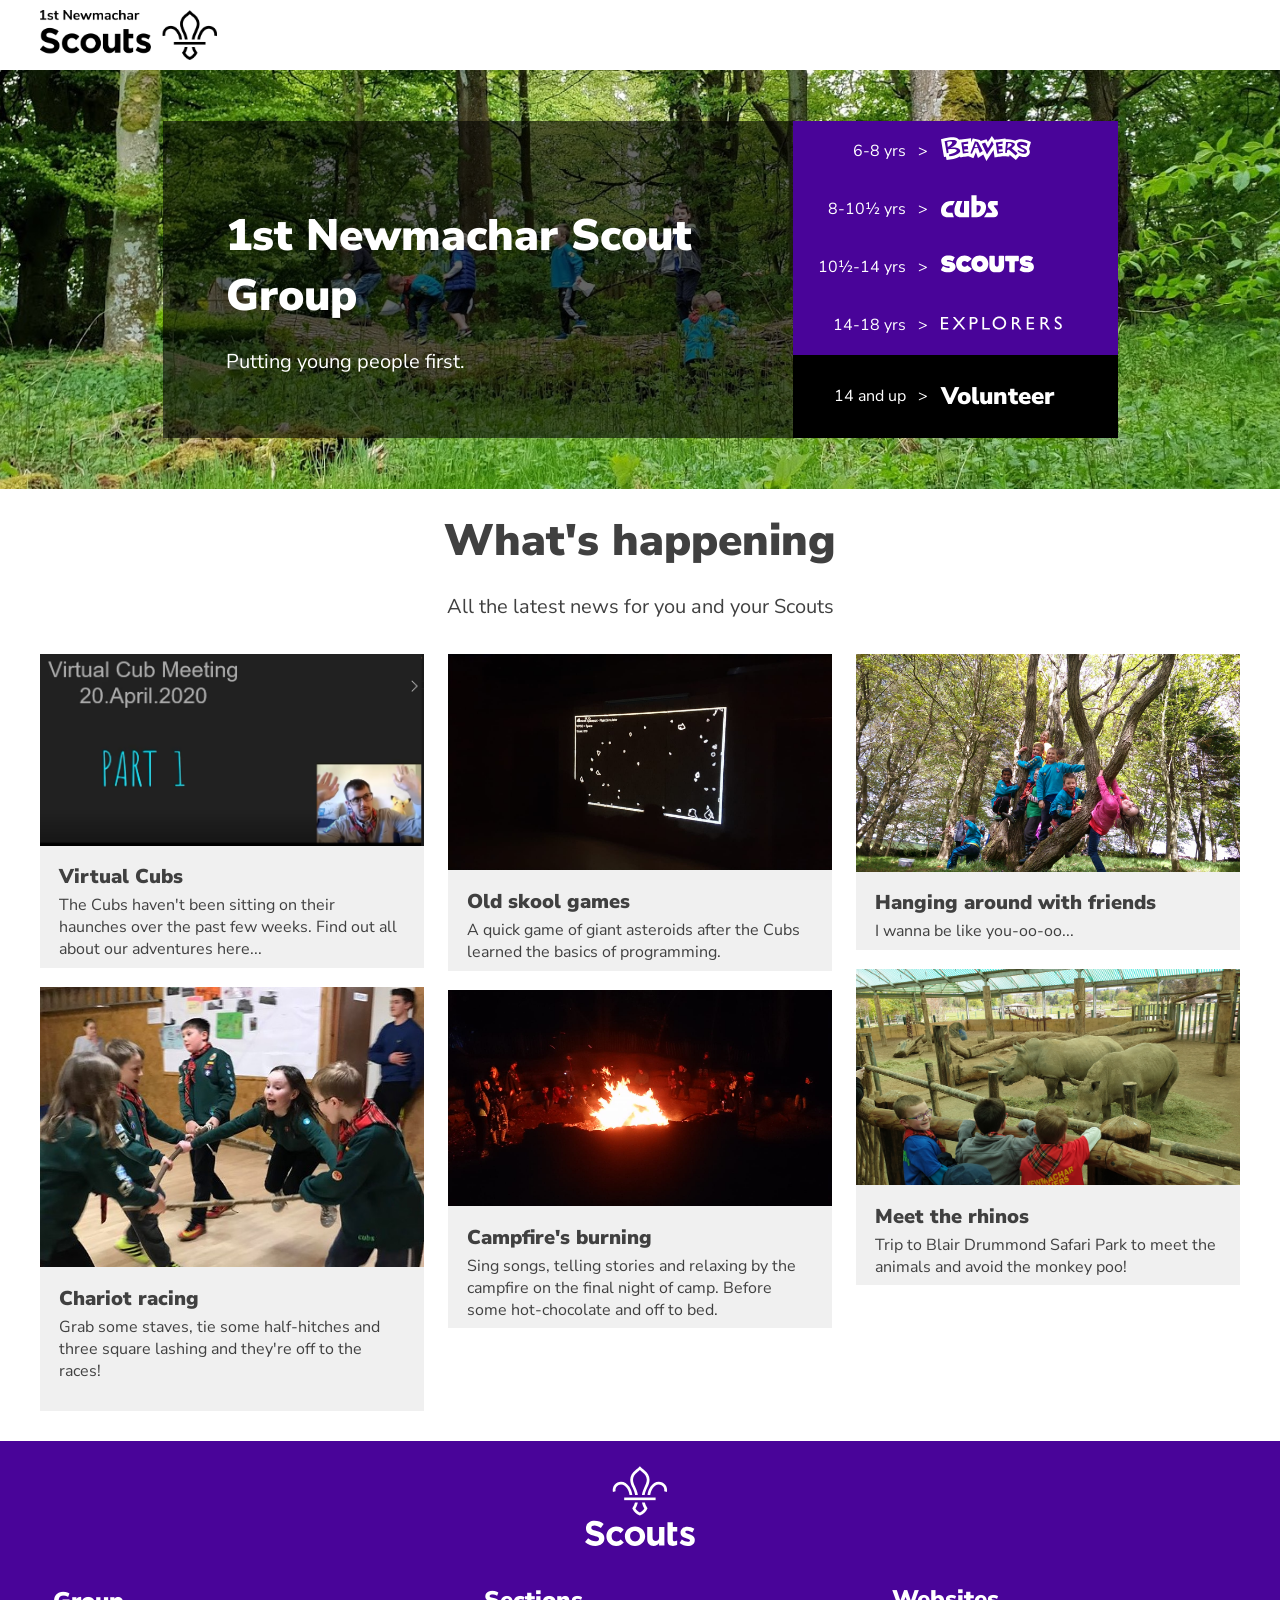
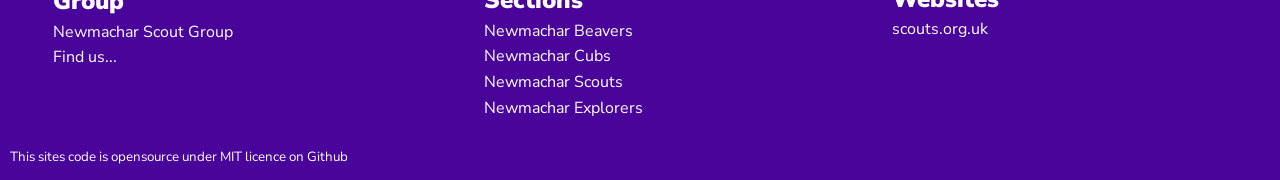
<file: index.html>
<!DOCTYPE html>
<html>
	<head>
		<title>1st Newmachar Scout Group</title>

		<link rel="icon" type="image/png" sizes="16x16" href="assets/images/logos/favicon-16x16.png">

		<meta http-equiv="content-type" content="text/html; charset=utf-8" />
		<meta name="description" content="Scouting in Newmachar provides life changing adventure for young people aged 6 - 18 and adult volunteering opportunities." />
		<meta name="keywords" content="newmachar, scout group, scouts, scouting, cubs, beavers, aberdeenshire, gordon" />
		<meta name="author" content="1st Newmachar Scout Group">
		<meta name="viewport" content="width=device-width,initial-scale=1.0">

		<meta property="og:title" content="1st Newmachar Scout Group">
		<meta property="og:description" content="Scouting in Newmachar provides life changing adventure for young people aged 6 - 18 and adult volunteering opportunities.">
		<meta property="og:image" content="https://1stnewmacharscouts.org/assets/images/logos/scouts-black.png">

		<link href="https://fonts.googleapis.com/css?family=Nunito+Sans:300,300i,400,400i,700,700i,800,800i,900,900i" rel="stylesheet">
		<link rel="stylesheet" type="text/css" href="assets/css/layout.css"/>
		<link rel="stylesheet" type="text/css" href="assets/css/fonts.css"/>

	</head>
	<body>
			<div class="header">
				<a href="https://1stnewmacharscouts.org">
					<img src="assets/images/logos/scouts-black.png" alt="scout-logo-black" height="50px">
				</a>
			</div>
			<div class="top-area">
				<div class="grid-container">
					<div class="splash">
						<h1>1st Newmachar Scout Group</h1>
						<p>Putting young people first.</p>  
					</div>
					<div class="sections">
						<table class="table">
							<tr>
								<td>6-8 yrs</td>
								<td>></td>
								<td><a href="#Contact-Sections" id="beavers-link"><img src="assets/images/logos/logo-beavers.svg" alt="logo-beavers"></a></td>
							</tr>
							<tr>
								<td>8-10&#189 yrs</td>
								<td>></td>
								<td><a href="https://1stnewmacharscouts.org/cubs" id="cubs-link"><img src="assets/images/logos/logo-cubs.svg" alt="logo-cubs"></a></td>
							</tr>
							<tr>
								<td>10&#189-14 yrs</td>
								<td>></td>
								<td><a href="#Contact-Sections" id="scouts-link"><img src="assets/images/logos/logo-scouts.svg" alt="logo-scouts"></a></td>
							</tr>
							<tr>
								<td>14-18 yrs</td>
								<td>></td>
								<td><a href="#Contact-Sections" id="explorers-link"><img src="assets/images/logos/logo-explorers.svg" alt="logo-explorers"></a></td>
							</tr>
						</table>  
					</div>
					<div class="volunteer">
							<table class="table">
								<tr>
									<td>14 and up</td>
									<td>></td>
									<td><a href="#Contact-Sections" id="volunteer-link"><h4>Volunteer</h4></a></td>
								</tr>
							</table>	
					</div>
				</div>  
			</div>
			<div class="contentWallTitle">
				<h1>What's happening</h1>
				<h6>All the latest news for you and your Scouts</h6>
			</div>
			<div class="contentWall">
				<a href="https://www.1stnewmacharscouts.org/cubs/">
					<div class="contentBrick">
						<img src="cubs/blogs/akelas_first_blog/assets/images/Wk1Video.png" alt="Akelas first blog">
						<h5>Virtual Cubs</h5>
						<p>
							The Cubs haven't been sitting on their haunches over the past few weeks. Find out all about our adventures here...
						</p>
					</div>
				</a>
				<div class="contentBrick">
					<img src="assets/images/Cubs/chariots.jpg" alt="Cub chariot racing">
					<h5>Chariot racing</h5>
					<p>Grab some staves, tie some half-hitches and three square lashing and they're off to the races!</p><br>
				</div>
				<div class="contentBrick">
					<img src="assets/images/Cubs/GiantAsteroids.jpg" alt="Asteroids">
					<h5>Old skool games</h5>
					<p>A quick game of giant asteroids after the Cubs learned the basics of programming.</p>
				</div>
				<div class="contentBrick">
					<img src="assets/images/Cubs/campfire.jpg" alt="Campfire">
					<h5>Campfire's burning</h5>
					<p>Sing songs, telling stories and relaxing by the campfire on the final night of camp. Before some hot-chocolate and off to bed.</p>
				</div>
				<div class="contentBrick">
					<img src="assets/images/Beavers/TreeClimbing.jpg" alt="Tree Climbing">
					<h5>Hanging around with friends</h5>
					<p>I wanna be like you-oo-oo...</p>
				</div>
				<div class="contentBrick">
					<img src="assets/images/Beavers/Rhino.jpg" alt="Tree Climbing">
					<h5>Meet the rhinos</h5>
					<p>Trip to Blair Drummond Safari Park to meet the animals and avoid the monkey poo!</p>
				</div>
			</div>
	</body>
	<footer>
		<img src="assets/images/logos/scouts-stack-white.svg" alt="scout-stack-white" class="footer-logo">
		<div class="grid-footer">
			<div class="Contact-Group">
					<address>
						<h4>Group</h4>
						<a href="mailto:newmacharscouts1@gmail.com"> Newmachar Scout Group</a><br>
						<a href="https://goo.gl/maps/AcLR6WEDn4KgxzaY7">Find us...</a>
					</address>
			</div>
			<div class="Contact-Sections" id="Contact-Sections">
					<address>
						<h4>Sections</h4>
						<a href="mailto:newmacharbeavers@gmail.com"> Newmachar Beavers</a><br>
						<a href="mailto:newmacharcubs@gmail.com"> Newmachar Cubs</a><br>
						<a href="mailto:newmacharscouts1@gmail.com"> Newmachar Scouts</a><br>
						<a href="mailto:newmacharexplorers@gordondistrictscouts.org.uk"> Newmachar Explorers</a>
					</address>
			</div>
			<div class="Websites">
				<h4>Websites</h4>
				<a href="https://www.scouts.org.uk"> scouts.org.uk</a><br>

			</div>
		</div>
		<div>
			<p><small>This sites code is opensource under MIT licence on <a href="https://github.com/gavbarnett/1stNewmacharScouts"> Github</a></small></p>
		</div>
	</footer>
</html>
</file>
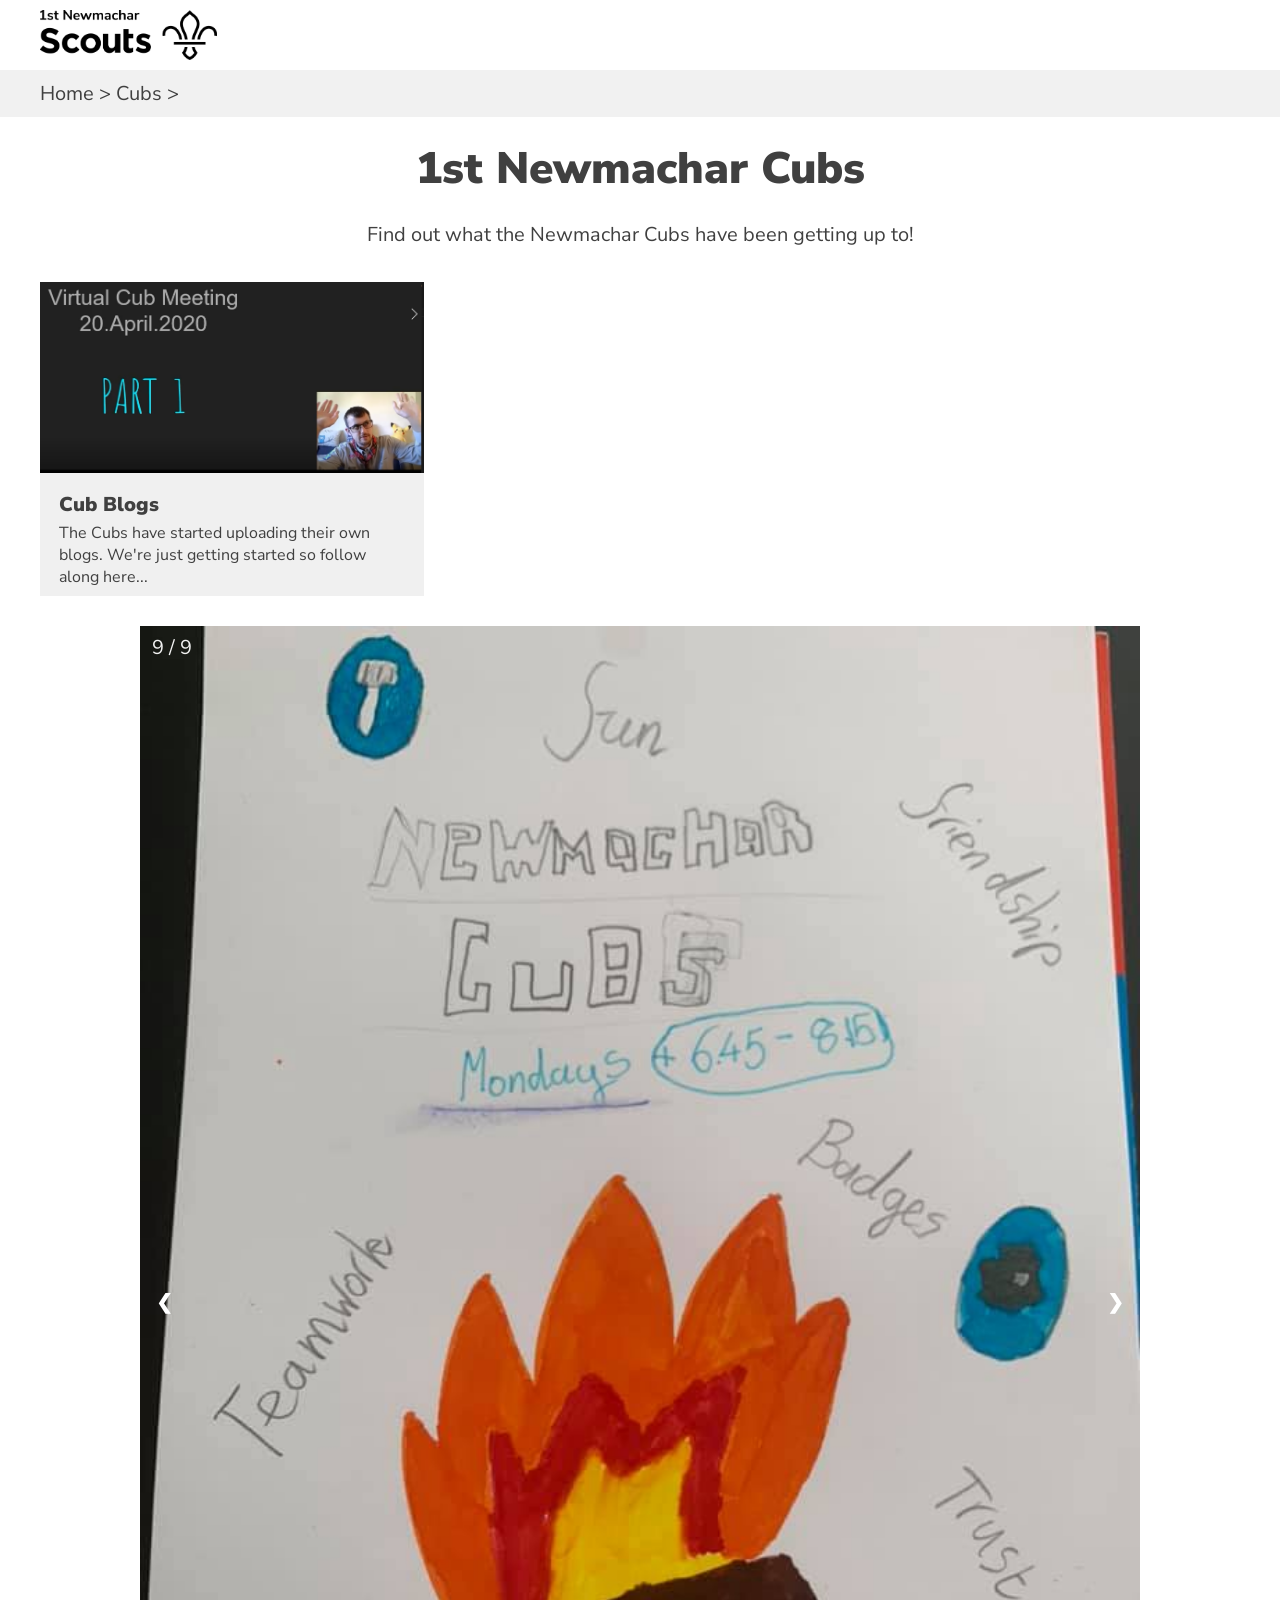
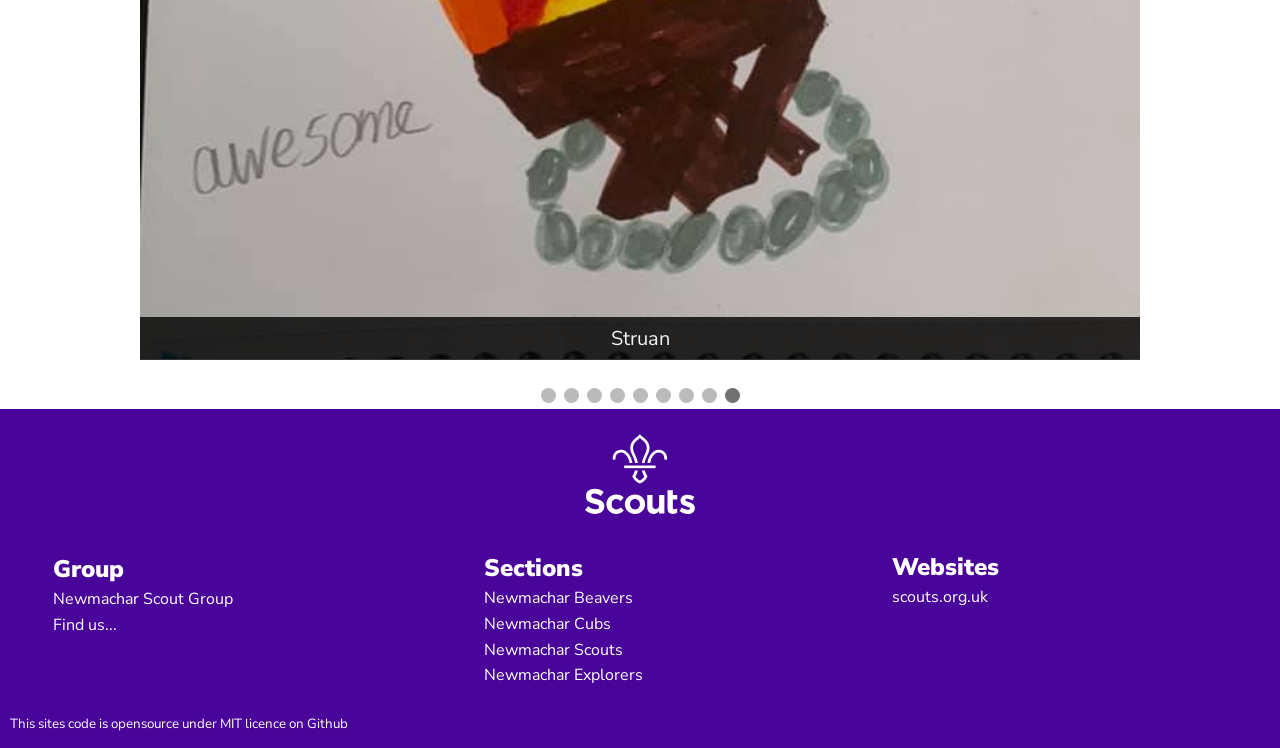
<file: cubs/index.html>
<!DOCTYPE html>
<html>
	<head>
		<title>1st Newmachar Scout Group</title>

		<link rel="icon" type="image/png" sizes="16x16" href="assets/images/logos/favicon-16x16.png">

		<meta http-equiv="content-type" content="text/html; charset=utf-8" />
		<meta name="description" content="Scouting in Newmachar provides life changing adventure for young people aged 6 - 18 and adult volunteering opportunities." />
		<meta name="keywords" content="newmachar, scout group, scouts, scouting, cubs, beavers, aberdeenshire, gordon" />
		<meta name="author" content="1st Newmachar Scout Group">
		<meta name="viewport" content="width=device-width,initial-scale=1.0">

		<meta property="og:title" content="1st Newmachar Scout Group">
		<meta property="og:description" content="Scouting in Newmachar provides life changing adventure for young people aged 6 - 18 and adult volunteering opportunities.">
		<meta property="og:image" content="https://1stnewmacharscouts.org/assets/images/logos/scouts-black.png">

		<link href="https://fonts.googleapis.com/css?family=Nunito+Sans:300,300i,400,400i,700,700i,800,800i,900,900i" rel="stylesheet">
		<link rel="stylesheet" type="text/css" href="assets/css/layout.css"/>
		<link rel="stylesheet" type="text/css" href="assets/css/fonts.css"/>
		<link rel="stylesheet" type="text/css" href="assets/css/slideshow.css"/>

	</head>
	<body>
		<div class="header">
			<a href="https://1stnewmacharscouts.org">
				<img src="assets/images/logos/scouts-black.png" alt="scout-logo-black" height="50px">
			</a>
		</div>
		<!-- This is a navigation bar. It tells the user where they are on the site-->
		<div class="bread-crumbs">
			<p>
				<a href="https://www.1stnewmacharscouts.org"> Home </a> > 
				<a href="https://www.1stnewmacharscouts.org/cubs"> Cubs </a> >
			</p>
		</div>
		
		<div class="contentWallTitle">
			<h1>1st Newmachar Cubs</h1>
			<h6>Find out what the Newmachar Cubs have been getting up to!</h6>
		</div>

		<div class="contentWall">
			<a href="https://www.1stnewmacharscouts.org/cubs/blogs">
				<div class="contentBrick" >
					<img src="blogs/akelas_first_blog/assets/images/Wk1Video.png" alt="Akelas paper tower">
					<h5>Cub Blogs</h5>
					<p>
						The Cubs have started uploading their own blogs. We're just getting started so follow along here... 
					</p>
				</div>
			</a>
		</div>

		<!-- Slideshow container -->
		<div class="slideshow-container">

			<!-- Full-width images with number and caption text -->
			<div class="mySlides fade">
			<div class="numbertext">1 / 9</div>
			<img src="assets\images\posters\Alex.jpg" style="width:100%">
			<div class="text">Alex</div>
			</div>
			<div class="mySlides fade">
				<div class="numbertext">2 / 9</div>
				<img src="assets\images\posters\Charlie.jpg" style="width:100%">
				<div class="text">Charlie</div>
			</div>
			<div class="mySlides fade">
				<div class="numbertext">3 / 9</div>
				<img src="assets\images\posters\Josh.jpg" style="width:100%">
				<div class="text">Josh</div>
			</div>
			<div class="mySlides fade">
				<div class="numbertext">4 / 9</div>
				<img src="assets\images\posters\Lewis.jpg" style="width:100%">
				<div class="text">Lewis</div>
			</div>
			<div class="mySlides fade">
				<div class="numbertext">5 / 9</div>
				<img src="assets\images\posters\Logan.jpg" style="width:100%">
				<div class="text">Logan</div>
			</div>
			<div class="mySlides fade">
				<div class="numbertext">6 / 9</div>
				<img src="assets\images\posters\Logan2.jpg" style="width:100%">
				<div class="text">Logan</div>
			</div>
			<div class="mySlides fade">
				<div class="numbertext">7 / 9</div>
				<img src="assets\images\posters\Lucas.jpg" style="width:100%">
				<div class="text">Lucas</div>
			</div>
			<div class="mySlides fade">
				<div class="numbertext">8 / 9</div>
				<img src="assets\images\posters\Struan.jpg" style="width:100%">
				<div class="text">Struan</div>
			</div>
			<div class="mySlides fade">
				<div class="numbertext">9 / 9</div>
				<img src="assets\images\posters\Struan2.jpg" style="width:100%">
				<div class="text">Struan</div>
			</div>		
			
		
			<!-- Next and previous buttons -->
			<a class="prev" onclick="plusSlides(-1)">&#10094;</a>
			<a class="next" onclick="plusSlides(1)">&#10095;</a>
		</div>
		<br>
		
		<!-- The dots/circles -->
		<div style="text-align:center">
			<span class="dot" onclick="currentSlide(1)"></span>
			<span class="dot" onclick="currentSlide(2)"></span>
			<span class="dot" onclick="currentSlide(3)"></span>
			<span class="dot" onclick="currentSlide(4)"></span>
			<span class="dot" onclick="currentSlide(5)"></span>
			<span class="dot" onclick="currentSlide(6)"></span>
			<span class="dot" onclick="currentSlide(7)"></span>
			<span class="dot" onclick="currentSlide(8)"></span>
			<span class="dot" onclick="currentSlide(9)"></span>
		</div>
		<script src="assets/js/slideshow.js"></script>
	</body>
	<footer>
		<img src="assets/images/logos/scouts-stack-white.svg" alt="scout-stack-white" class="footer-logo">
		<div class="grid-footer">
			<div class="Contact-Group">
					<address>
						<h4>Group</h4>
						<a href="mailto:newmacharscouts1@gmail.com"> Newmachar Scout Group</a><br>
						<a href="https://goo.gl/maps/AcLR6WEDn4KgxzaY7">Find us...</a>
					</address>
			</div>
			<div class="Contact-Sections" id="Contact-Sections">
					<address>
						<h4>Sections</h4>
						<a href="mailto:newmacharbeavers@gmail.com"> Newmachar Beavers</a><br>
						<a href="mailto:newmacharcubs@gmail.com"> Newmachar Cubs</a><br>
						<a href="mailto:newmacharscouts1@gmail.com"> Newmachar Scouts</a><br>
						<a href="mailto:newmacharexplorers@gordondistrictscouts.org.uk"> Newmachar Explorers</a>
					</address>
			</div>
			<div class="Websites">
				<h4>Websites</h4>
				<a href="https://www.scouts.org.uk"> scouts.org.uk</a><br>

			</div>
		</div>
		<div>
			<p><small>This sites code is opensource under MIT licence on <a href="https://github.com/gavbarnett/1stNewmacharScouts"> Github</a></small></p>
		</div>
	</footer>
</html>
</file>
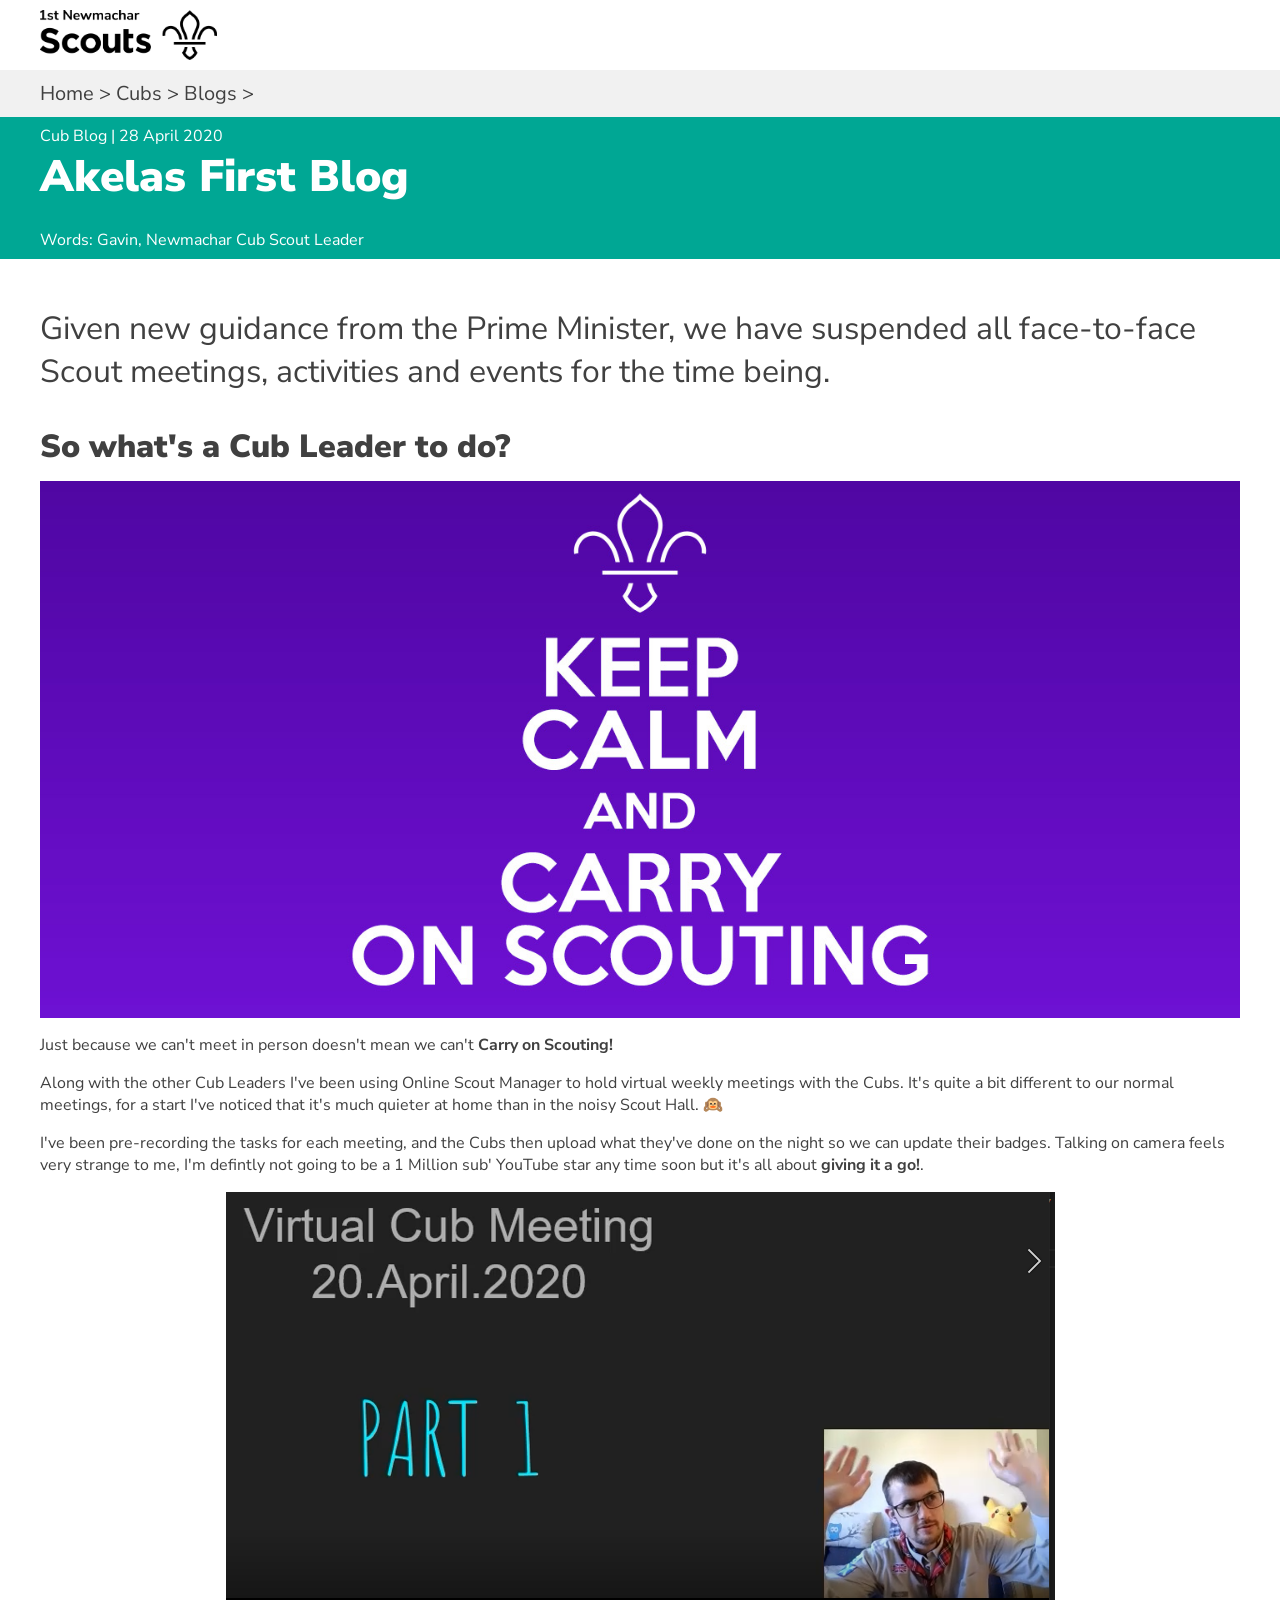
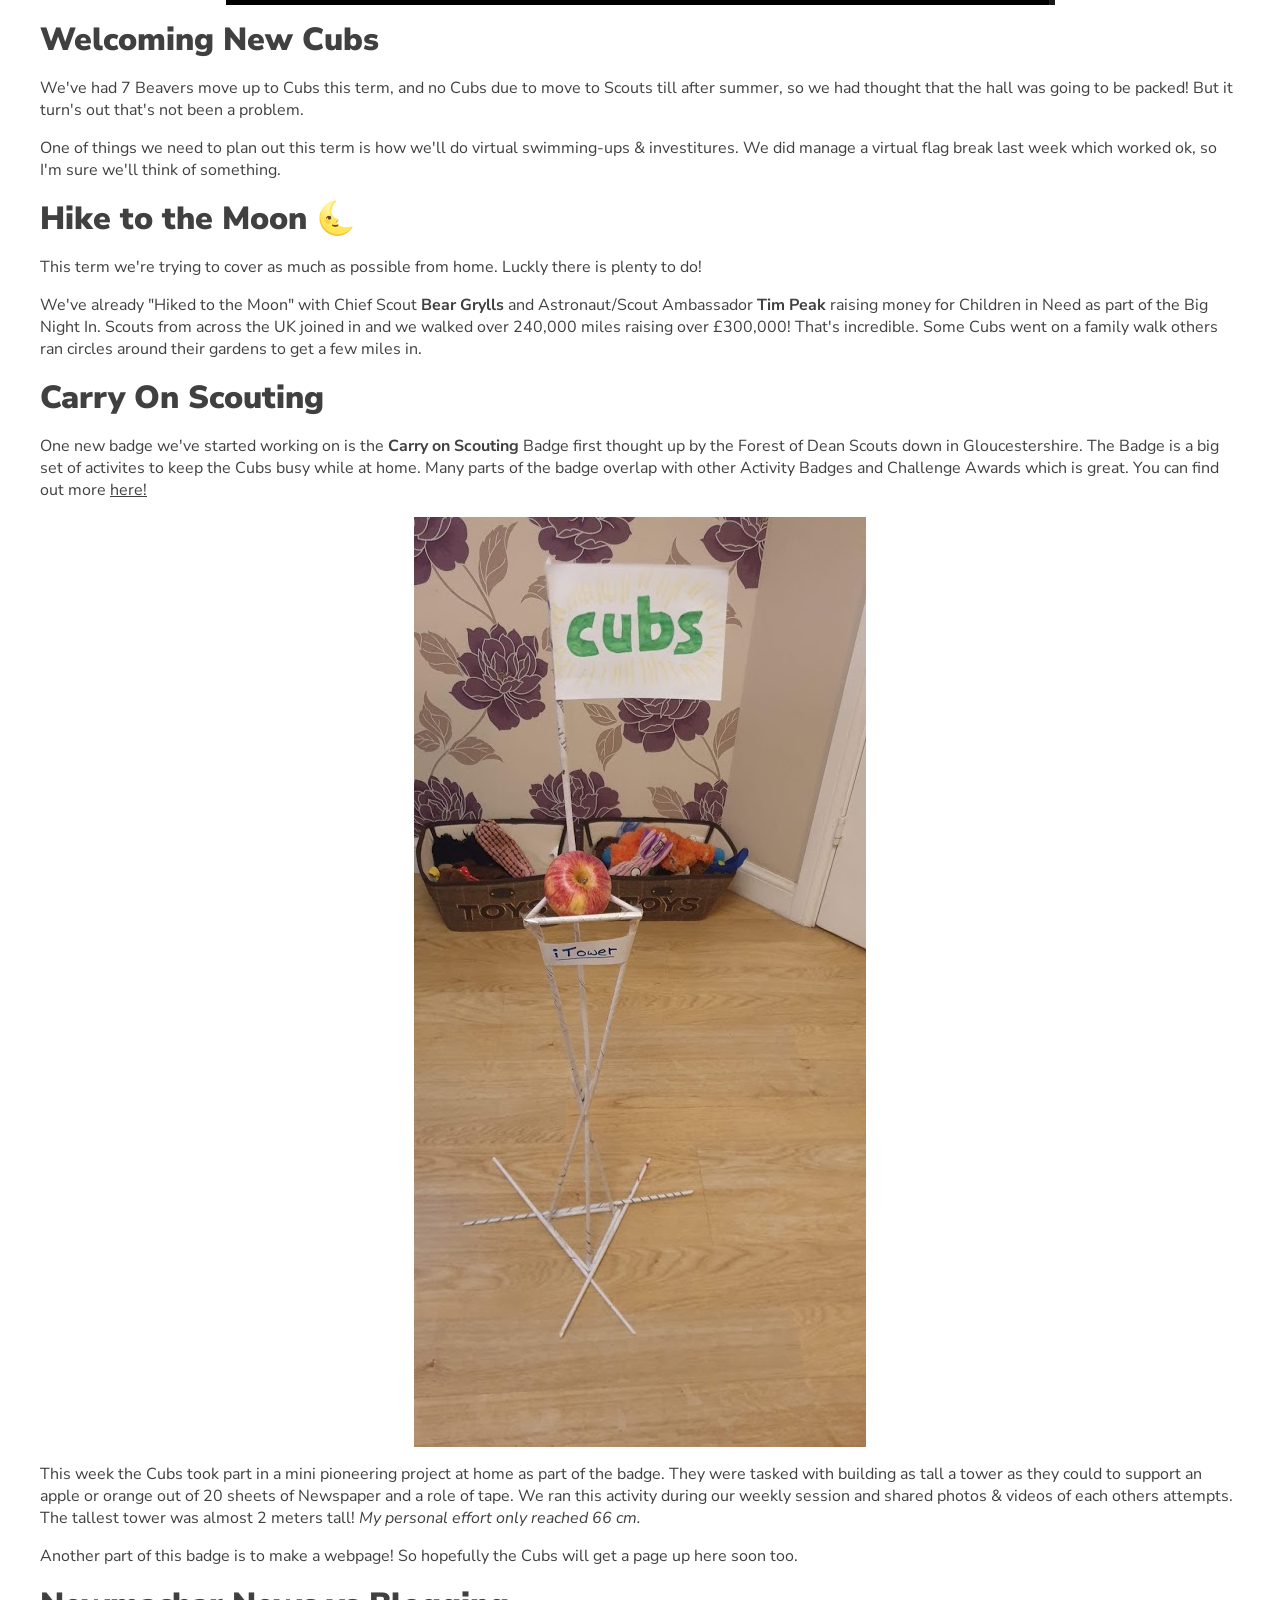
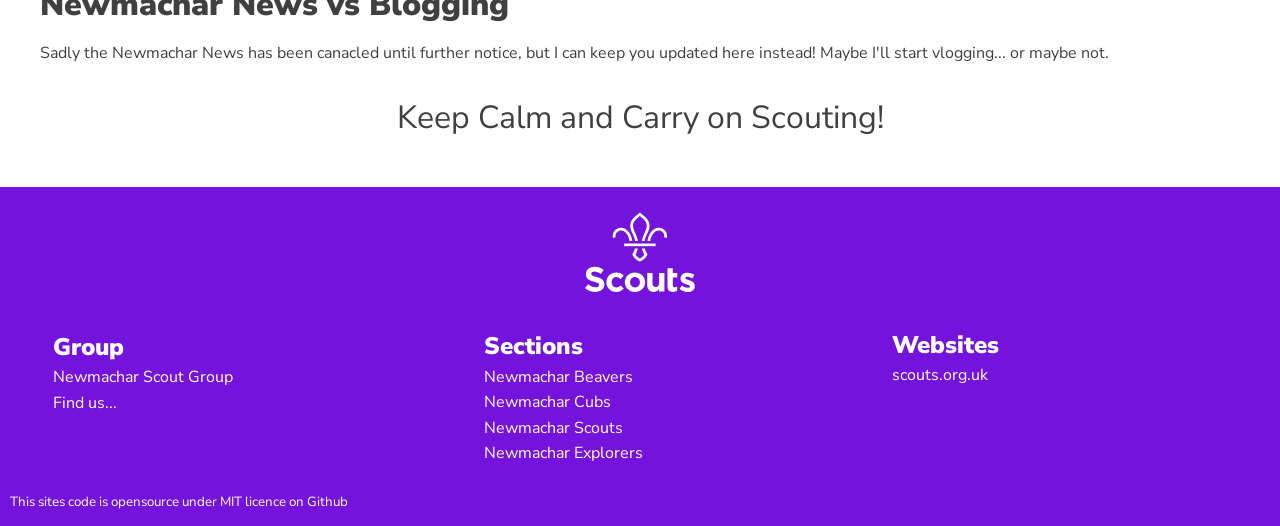
<file: cubs/blogs/akelas_first_blog/index.html>
<!DOCTYPE html>
<!--This is an html file, it holds all the text and images for your webpage but not the colours or styles-->

<!-- ############################### DON'T EDIT THIS BIT, SCROLL DOWN #############################--> 
<html>
	<head>
		<!-- This is the sites title -->
		<title>1st Newmachar Scout Group</title>

		<!-- This is the small logo you see in your browser tab -->
		<link rel="icon" type="image/png" sizes="16x16" href="assets/images/logos/favicon-16x16.png">
		
		<!-- This stuff helps serach engines and facebook -->
		<meta http-equiv="content-type" content="text/html; charset=utf-8" />
		<meta name="description" content="Scouting in Newmachar provides life changing adventure for young people aged 6 - 18 and adult volunteering opportunities." />
		<meta name="keywords" content="newmachar, scout group, scouts, scouting, cubs, beavers, aberdeenshire, gordon" />
		<meta name="author" content="1st Newmachar Scout Group">
		<meta name="viewport" content="width=device-width,initial-scale=1.0">

		<meta property="og:title" content="1st Newmachar Scout Group">
		<meta property="og:description" content="Scouting in Newmachar provides life changing adventure for young people aged 6 - 18 and adult volunteering opportunities.">
		<meta property="og:image" content="https://1stnewmacharscouts.org/assets/images/logos/scouts-black.png">

		<!-- This link pull in the fonts we use -->
		<link href="https://fonts.googleapis.com/css?family=Nunito+Sans:300,300i,400,400i,700,700i,800,800i,900,900i" rel="stylesheet">
		<meta charset="UTF-8">
		
		<!-- These links give the page style, if you delete them the site will look very boring. Try it if you want -->
		<link rel="stylesheet" type="text/css" href="assets/css/layout.css"/>
		<link rel="stylesheet" type="text/css" href="assets/css/fonts.css"/>
		<link rel="stylesheet" type="text/css" href="assets/css/cub_styles.css"/>
	</head>

	<body>
		<!-- This is the sites header, it got the scout logo-->
		<div class="header">
			<a href="https://1stnewmacharscouts.org">
				<img src="assets/images/logos/scouts-black.png" alt="scout-logo-black" height="50px">
			</a>
		</div>
		
		<!-- This is a navigation bar. It tells the user where they are on the site-->
		<div class="bread-crumbs">
			<p>
				<a href="https://www.1stnewmacharscouts.org"> Home </a> > 
				<a href="https://www.1stnewmacharscouts.org/cubs"> Cubs </a> >
				<a href="https://www.1stnewmacharscouts.org/cubs/blogs"> Blogs </a> >
			</p>
		</div>

		<!-- ############################### EDIT BELOW HERE #############################--> 

		<!-- This is the header banner for your blog post -->
		<div class="story-title-box">
			<div class="story-title-text">
				<!-- Change this bit to todays date-->
				<p>Cub Blog | 28 April 2020</p>
				<!-- Give you page an exciting title -->
				<h1>Akelas First Blog</h1>
				<!-- Add your name to your page -->
				<p>Words: Gavin, Newmachar Cub Scout Leader</p>
			</div>
		</div>

		<!-- This is the main part of your blog -->			
		<div class="story-page">
			<p style="font-size:2em;">
				Given new guidance from the Prime Minister, we have suspended all face-to-face Scout meetings, activities and events for the time being. 
			</p>

			<h2>So what's a Cub Leader to do?</h2>
			<img src="assets/images/CarryOnScouting.png" alt="Keep Calm & Carry On Scouting">

			<p>
				Just because we can't meet in person doesn't mean we can't <b>Carry on Scouting!</b>
			</p>
			<p>
				Along with the other Cub Leaders I've been using Online Scout Manager to hold virtual weekly meetings with the Cubs.
				It's quite a bit different to our normal meetings, for a start I've noticed that it's much quieter at home than in the noisy Scout Hall. &#128585;
			</p>
			<p>
				I've been pre-recording the tasks for each meeting, and the Cubs then upload what they've done on the night so we can update their badges. 
				Talking on camera feels very strange to me, I'm defintly not going to be a 1 Million sub' YouTube star any time soon but it's all about <b>giving it a go!</b>. 
			</p>
			
			<img src="assets/images/Wk1Video.png" alt="My First Virtual Cub Meeting">

			<h2>Welcoming New Cubs</h2>
			<p>
				We've had 7 Beavers move up to Cubs this term, and no Cubs due to move to Scouts till after summer, so we had thought that the hall was going to be packed! But it turn's out that's not been a problem.
			</p>
			<p>
				One of things we need to plan out this term is how we'll do virtual swimming-ups & investitures. We did manage a virtual flag break last week which worked ok, so I'm sure we'll think of something. 
			</p>
			
			<h2>Hike to the Moon &#127772;</h2>
			<p>
				This term we're trying to cover as much as possible from home. Luckly there is plenty to do!	
			</p>
			<p>
				We've already "Hiked to the Moon" with Chief Scout <b>Bear Grylls</b> and Astronaut/Scout Ambassador <b>Tim Peak</b> raising money for Children in Need as part of the Big Night In. 
				Scouts from across the UK joined in and we walked over 240,000 miles raising over £300,000! That's incredible. Some Cubs went on a family walk others ran circles around their gardens to get a few miles in.
			</p>

			<h2>Carry On Scouting</h2>
			<p>
				One new badge we've started working on is the <b>Carry on Scouting</b> Badge first thought up by the Forest of Dean Scouts down in Gloucestershire. The Badge is a big set of activites to keep the Cubs busy while at home. 
				Many parts of the badge overlap with other Activity Badges and Challenge Awards which is great. You can find out more <u><a href="https://www.forestofdeanscouts.org/carryonscouting"> here!</a></u>
			</p>
			<img src="assets/images/Tower.jpg" alt="My paper tower">
			<p>
				This week the Cubs took part in a mini pioneering project at home as part of the badge. They were tasked with building as tall a tower as they could to support an apple or orange out of 20 sheets of Newspaper and a role of tape.
				We ran this activity during our weekly session and shared photos & videos of each others attempts. The tallest tower was almost 2 meters tall! <i>My personal effort only reached 66 cm.</i>
			</p>
			<p>
				Another part of this badge is to make a webpage! So hopefully the Cubs will get a page up here soon too.
			</p>

			<h2>Newmachar News vs Blogging</h2>
			<p>
				Sadly the Newmachar News has been canacled until further notice, but I can keep you updated here instead! Maybe I'll start vlogging... or maybe not.
			</p>
			<p style="font-size:2em; text-align: center">
				Keep Calm and Carry on Scouting! 
			</p>

		</div>

		<!-- ############################### EDIT ABOVE HERE #############################-->

	</body>

	<!-- This is the page footer, it appears at the bottom of the page-->
	<!-- ############################### DON'T EDIT THIS BIT ###############################-->
	<footer>
		<img src="assets/images/logos/scouts-stack-white.svg" alt="scout-stack-white" class="footer-logo">
		<div class="grid-footer">
			<div class="Contact-Group">
					<address>
						<h4>Group</h4>
						<a href="mailto:newmacharscouts1@gmail.com"> Newmachar Scout Group</a><br>
						<a href="https://goo.gl/maps/AcLR6WEDn4KgxzaY7">Find us...</a>
					</address>
			</div>
			<div class="Contact-Sections">
					<address>
						<h4>Sections</h4>
						<a href="mailto:newmacharbeavers@gmail.com"> Newmachar Beavers</a><br>
						<a href="mailto:newmacharcubs@gmail.com"> Newmachar Cubs</a><br>
						<a href="mailto:newmacharscouts1@gmail.com"> Newmachar Scouts</a><br>
						<a href="mailto:newmacharexplorers@gordondistrictscouts.org.uk"> Newmachar Explorers</a>
					</address>
			</div>
			<div class="Websites">
				<h4>Websites</h4>
				<a href="https://www.scouts.org.uk"> scouts.org.uk</a><br>

			</div>
		</div>
		<div>
			<p><small>This sites code is opensource under MIT licence on <a href="https://github.com/gavbarnett/1stNewmacharScouts"> Github</a></small></p>
		</div>
	</footer>
</html>
</file>
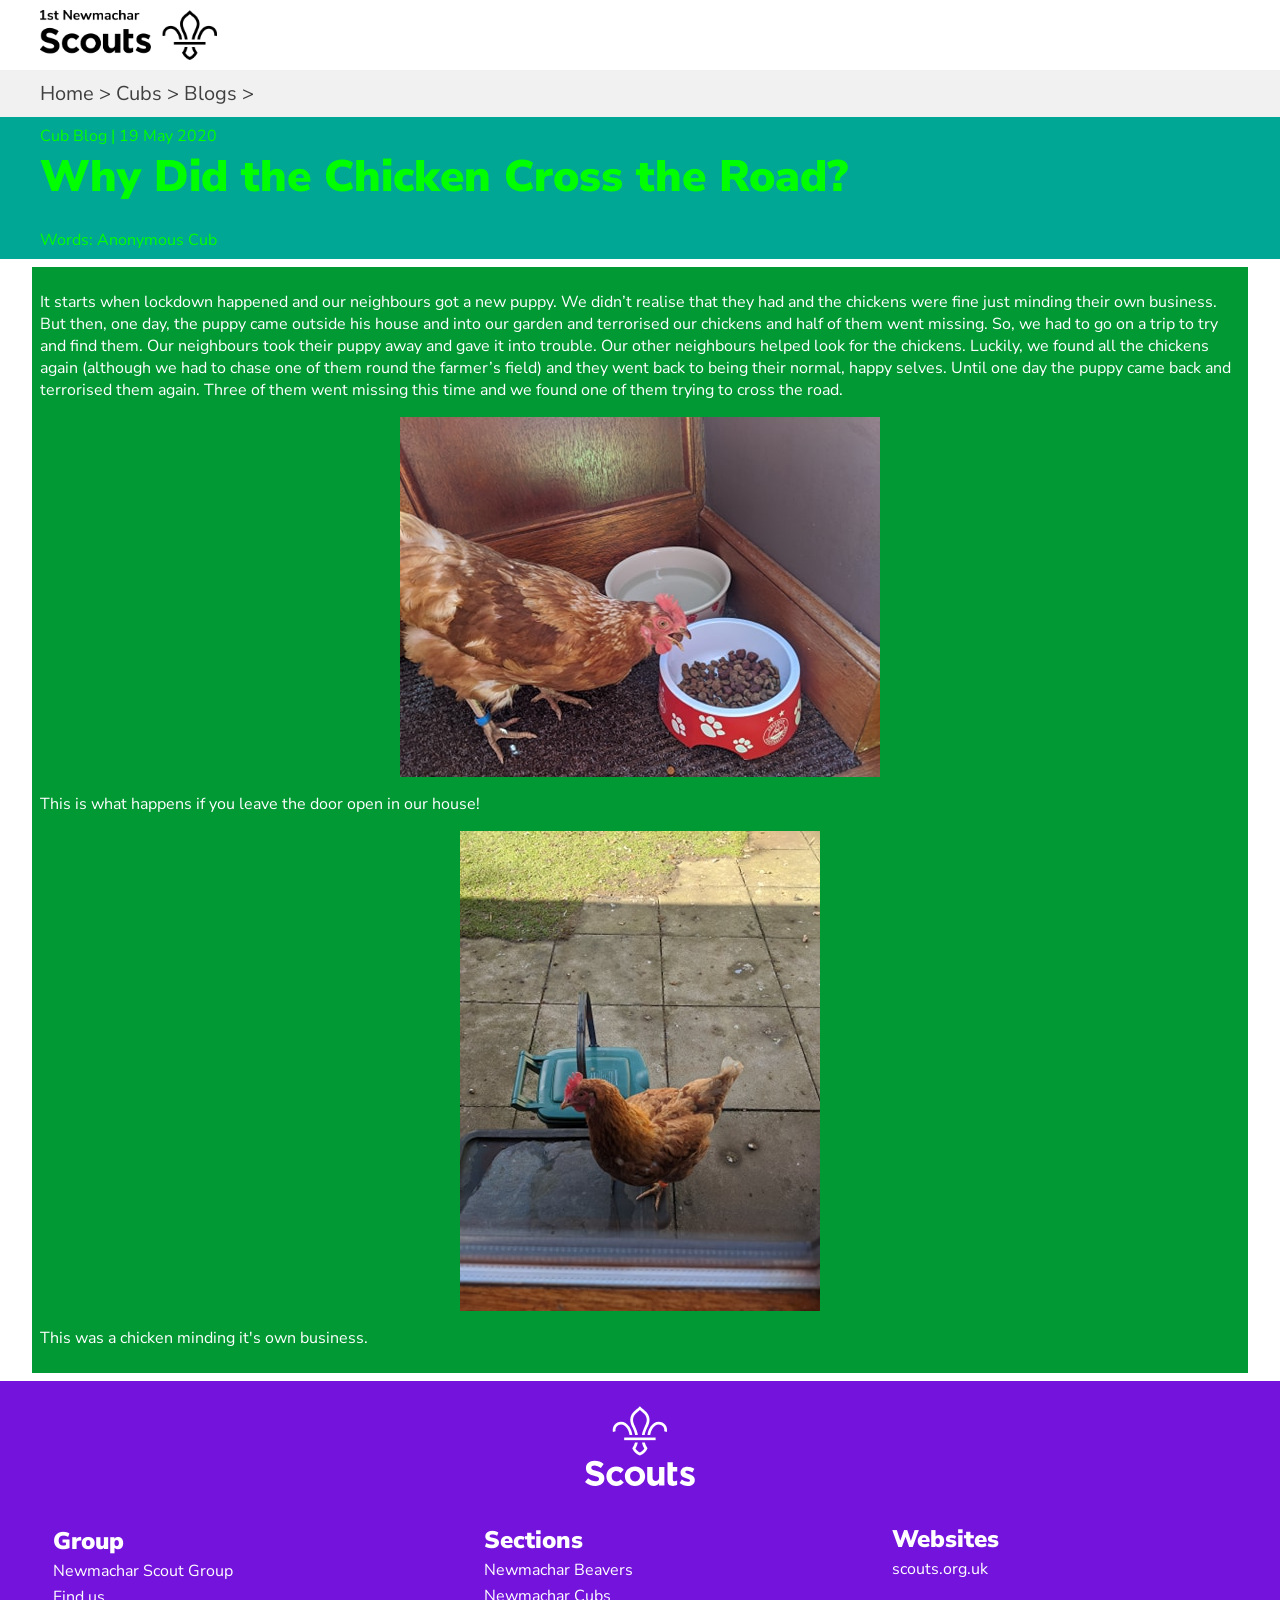
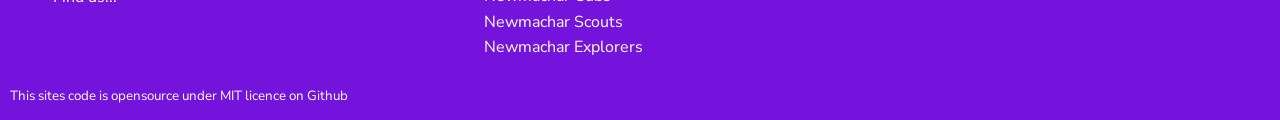
<file: cubs/blogs/cal/index.html>
<!DOCTYPE html>
<!--This is an html file, it holds all the text and images for your webpage but not the colours or styles-->

<!-- ############################### DON'T EDIT THIS BIT, SCROLL DOWN #############################--> 
<html>
	<head>
		<!-- This is the sites title -->
		<title>1st Newmachar Scout Group</title>

		<!-- This is the small logo you see in your browser tab -->
		<link rel="icon" type="image/png" sizes="16x16" href="assets/images/logos/favicon-16x16.png">
		
		<!-- This stuff helps serach engines and facebook -->
		<meta http-equiv="content-type" content="text/html; charset=utf-8" />
		<meta name="description" content="Scouting in Newmachar provides life changing adventure for young people aged 6 - 18 and adult volunteering opportunities." />
		<meta name="keywords" content="newmachar, scout group, scouts, scouting, cubs, beavers, aberdeenshire, gordon" />
		<meta name="author" content="1st Newmachar Scout Group">
		<meta name="viewport" content="width=device-width,initial-scale=1.0">

		<meta property="og:title" content="1st Newmachar Scout Group">
		<meta property="og:description" content="Scouting in Newmachar provides life changing adventure for young people aged 6 - 18 and adult volunteering opportunities.">
		<meta property="og:image" content="https://1stnewmacharscouts.org/assets/images/logos/scouts-black.png">

		<!-- This link pull in the fonts we use -->
		<link href="https://fonts.googleapis.com/css?family=Nunito+Sans:300,300i,400,400i,700,700i,800,800i,900,900i" rel="stylesheet">
		<meta charset="UTF-8">
		
		<!-- These links give the page style, if you delete them the site will look very boring. Try it if you want -->
		<link rel="stylesheet" type="text/css" href="assets/css/layout.css"/>
		<link rel="stylesheet" type="text/css" href="assets/css/fonts.css"/>
		<link rel="stylesheet" type="text/css" href="assets/css/cub_styles.css"/>
	</head>

	<body>
		<!-- This is the sites header, it got the scout logo-->
		<div class="header">
			<a href="https://1stnewmacharscouts.org">
				<img src="assets/images/logos/scouts-black.png" alt="scout-logo-black" height="50px">
			</a>
		</div>
		
		<!-- This is a navigation bar. It tells the user where they are on the site-->
		<div class="bread-crumbs">
			<p>
				<a href="https://www.1stnewmacharscouts.org"> Home </a> > 
				<a href="https://www.1stnewmacharscouts.org/cubs"> Cubs </a> >
				<a href="https://www.1stnewmacharscouts.org/cubs/blogs"> Blogs </a> >
			</p>
		</div>

		<!-- ############################### EDIT BELOW HERE #############################--> 

		<!-- This is the header banner for your blog post -->
		<div class="story-title-box">
			<div class="story-title-text">
				<!-- Change this bit to todays date-->
				<p>Cub Blog | 19 May 2020</p>
				<!-- Give you page an exciting title -->
				<h1>Why Did the Chicken Cross the Road?</h1>
				<!-- Add your name to your page -->
				<p>Words: Anonymous Cub</p>
			</div>
		</div>

		<!-- This is the main part of your blog -->			
		<div class="story-page">
			<!-- Add sub paragraphs between <p> and </p>. -->
			<p>It starts when lockdown happened and our neighbours got a new puppy.  
			We didn’t realise that they had and the chickens were fine just minding their own business.  
			But then, one day, the puppy came outside his house and into our garden and terrorised our 
			chickens and half of them went missing.  So, we had to go on a trip to try and find them.  
			Our neighbours took their puppy away and gave it into trouble.  
			Our other neighbours helped look for the chickens.  
			Luckily, we found all the chickens again 
			(although we had to chase one of them round the farmer’s field) 
			and they went back to being their normal, happy selves.  
			Until one day the puppy came back and terrorised them again.  
			Three of them went missing this time and we found one of them trying to cross the road.</p>


			<img src="assets/images/Chicken Eating.jpg">
				<p>This is what happens if you leave the door open in our house!</p>
			

			<img src="assets/images/Chicken on Bin.jpg">
				<p>This was a chicken minding it's own business.</p>
		</div>

		<!-- ############################### EDIT ABOVE HERE #############################-->

	</body>

	<!-- This is the page footer, it appears at the bottom of the page-->
	<!-- ############################### DON'T EDIT THIS BIT ###############################-->
	<footer>
		<img src="assets/images/logos/scouts-stack-white.svg" alt="scout-stack-white" class="footer-logo">
		<div class="grid-footer">
			<div class="Contact-Group">
					<address>
						<h4>Group</h4>
						<a href="mailto:newmacharscouts1@gmail.com"> Newmachar Scout Group</a><br>
						<a href="https://goo.gl/maps/AcLR6WEDn4KgxzaY7">Find us...</a>
					</address>
			</div>
			<div class="Contact-Sections">
					<address>
						<h4>Sections</h4>
						<a href="mailto:newmacharbeavers@gmail.com"> Newmachar Beavers</a><br>
						<a href="mailto:newmacharcubs@gmail.com"> Newmachar Cubs</a><br>
						<a href="mailto:newmacharscouts1@gmail.com"> Newmachar Scouts</a><br>
						<a href="mailto:newmacharexplorers@gordondistrictscouts.org.uk"> Newmachar Explorers</a>
					</address>
			</div>
			<div class="Websites">
				<h4>Websites</h4>
				<a href="https://www.scouts.org.uk"> scouts.org.uk</a><br>

			</div>
		</div>
		<div>
			<p><small>This sites code is opensource under MIT licence on <a href="https://github.com/gavbarnett/1stNewmacharScouts"> Github</a></small></p>
		</div>
	</footer>
</html>
</file>
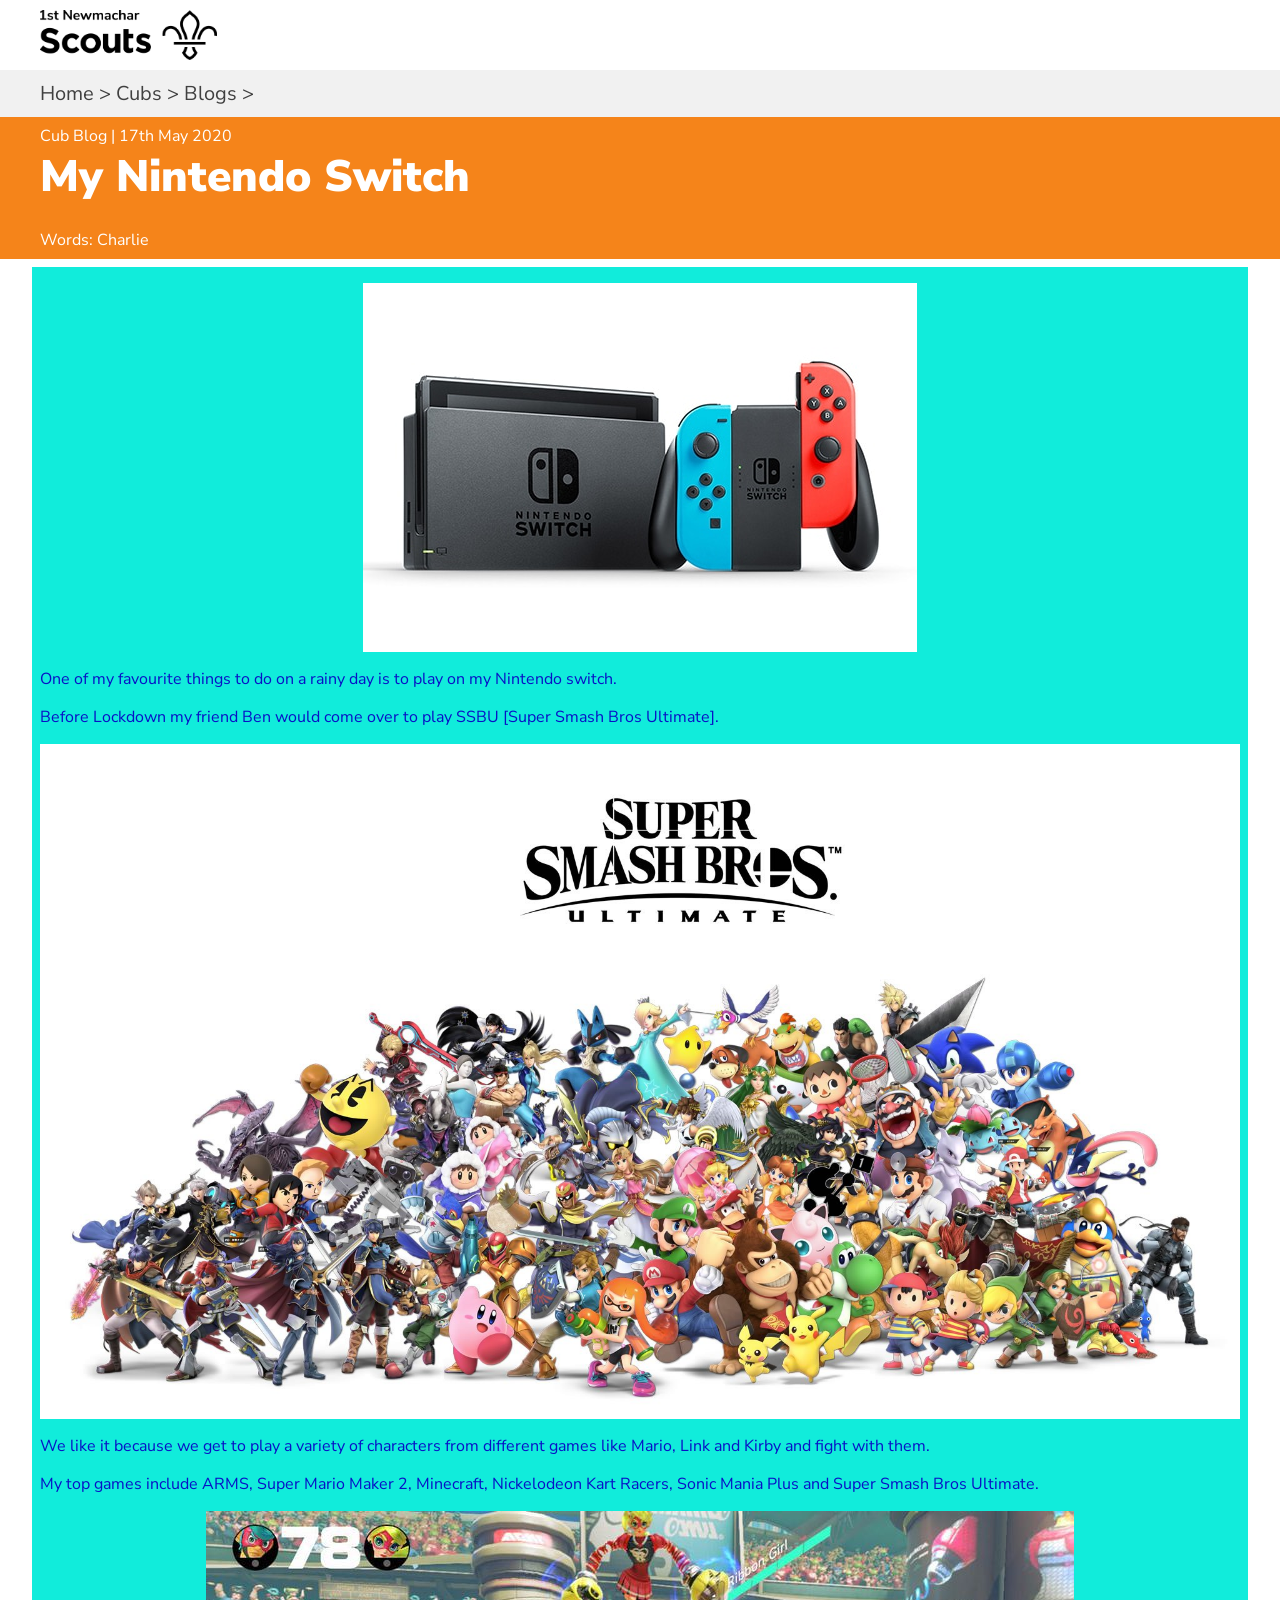
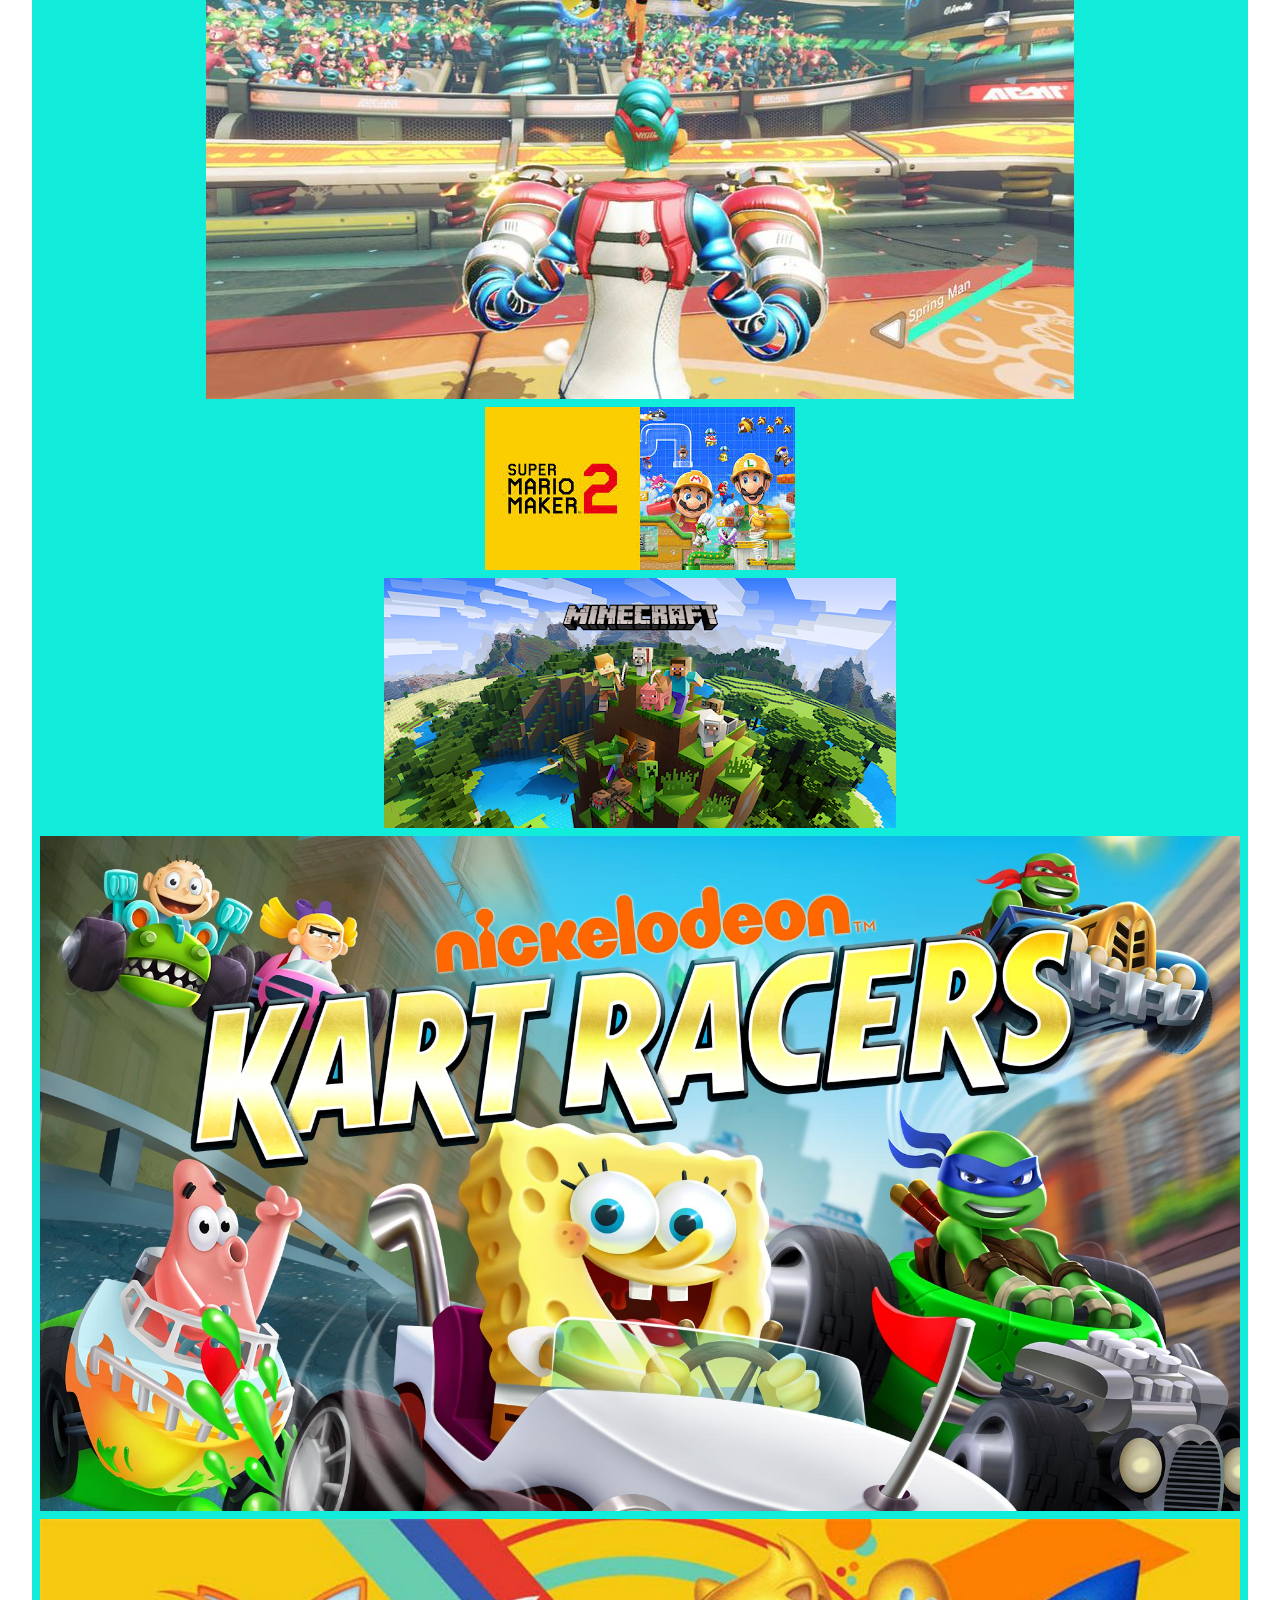
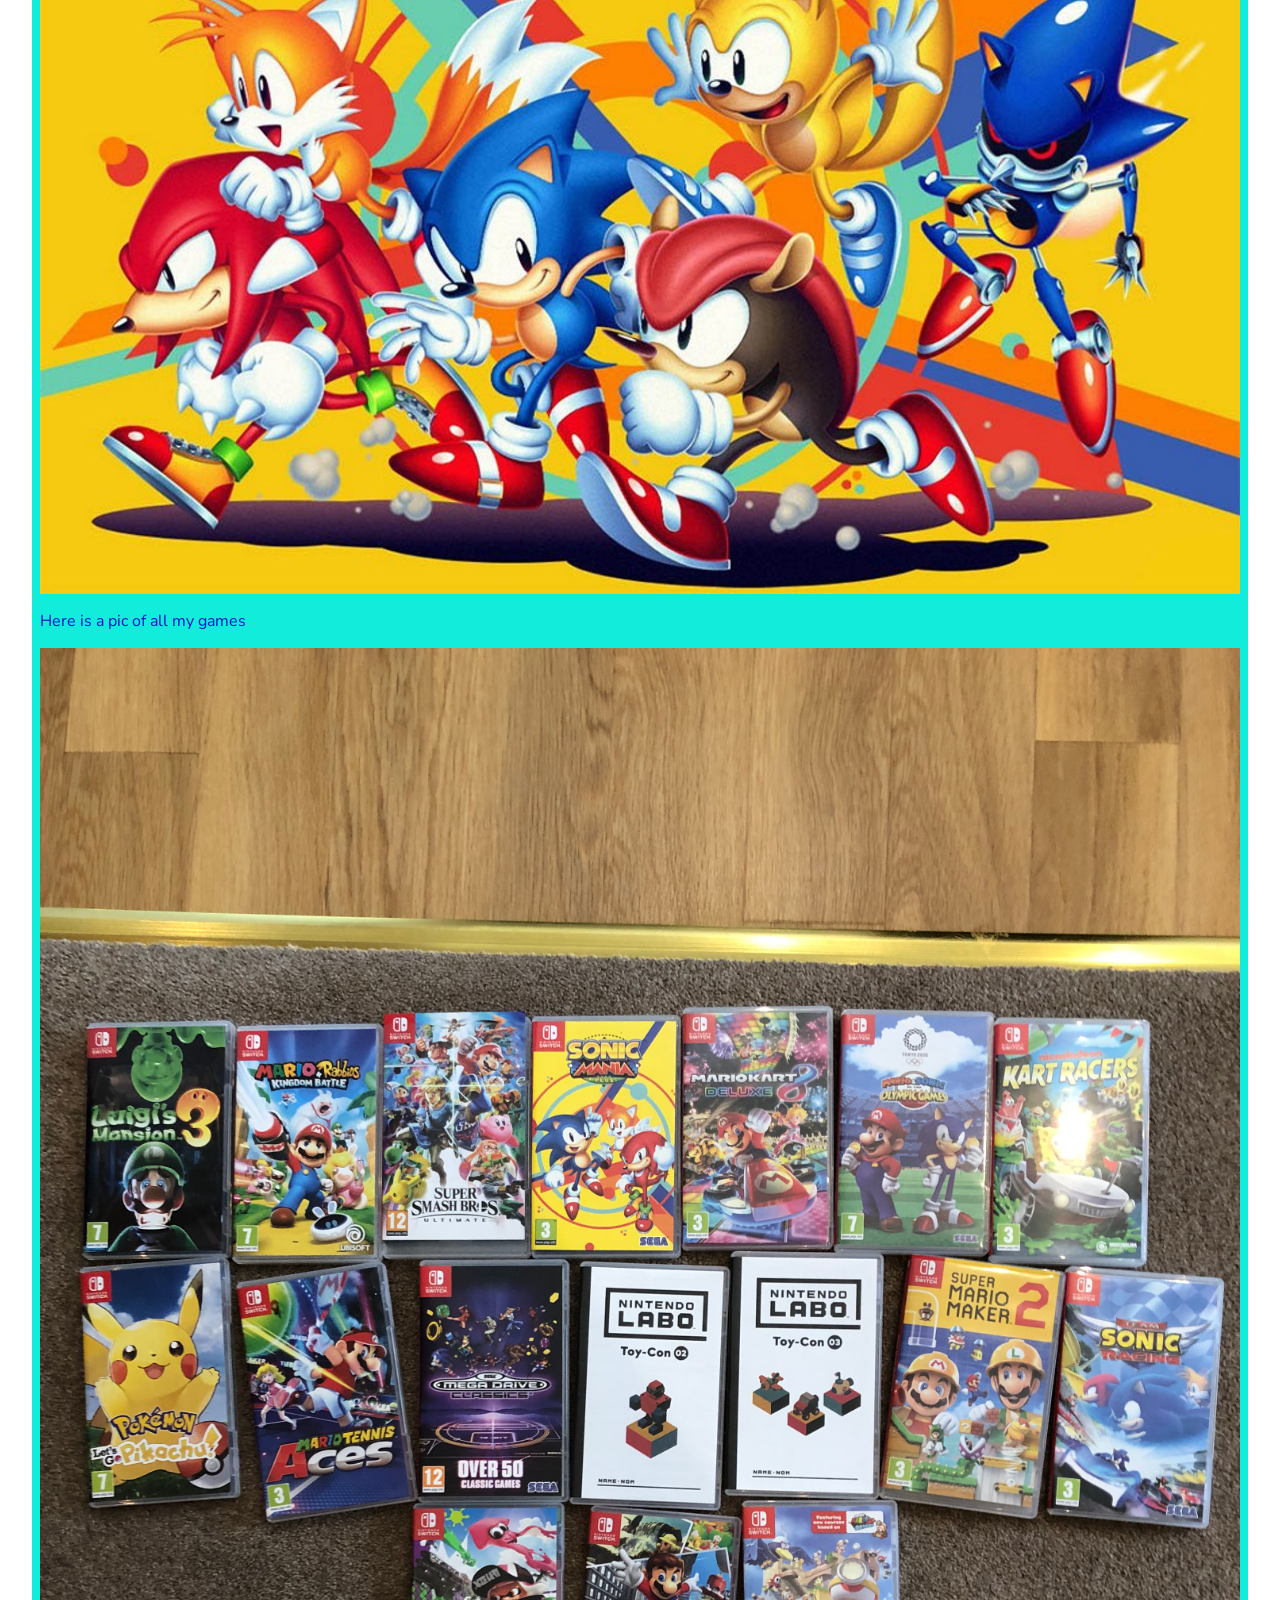
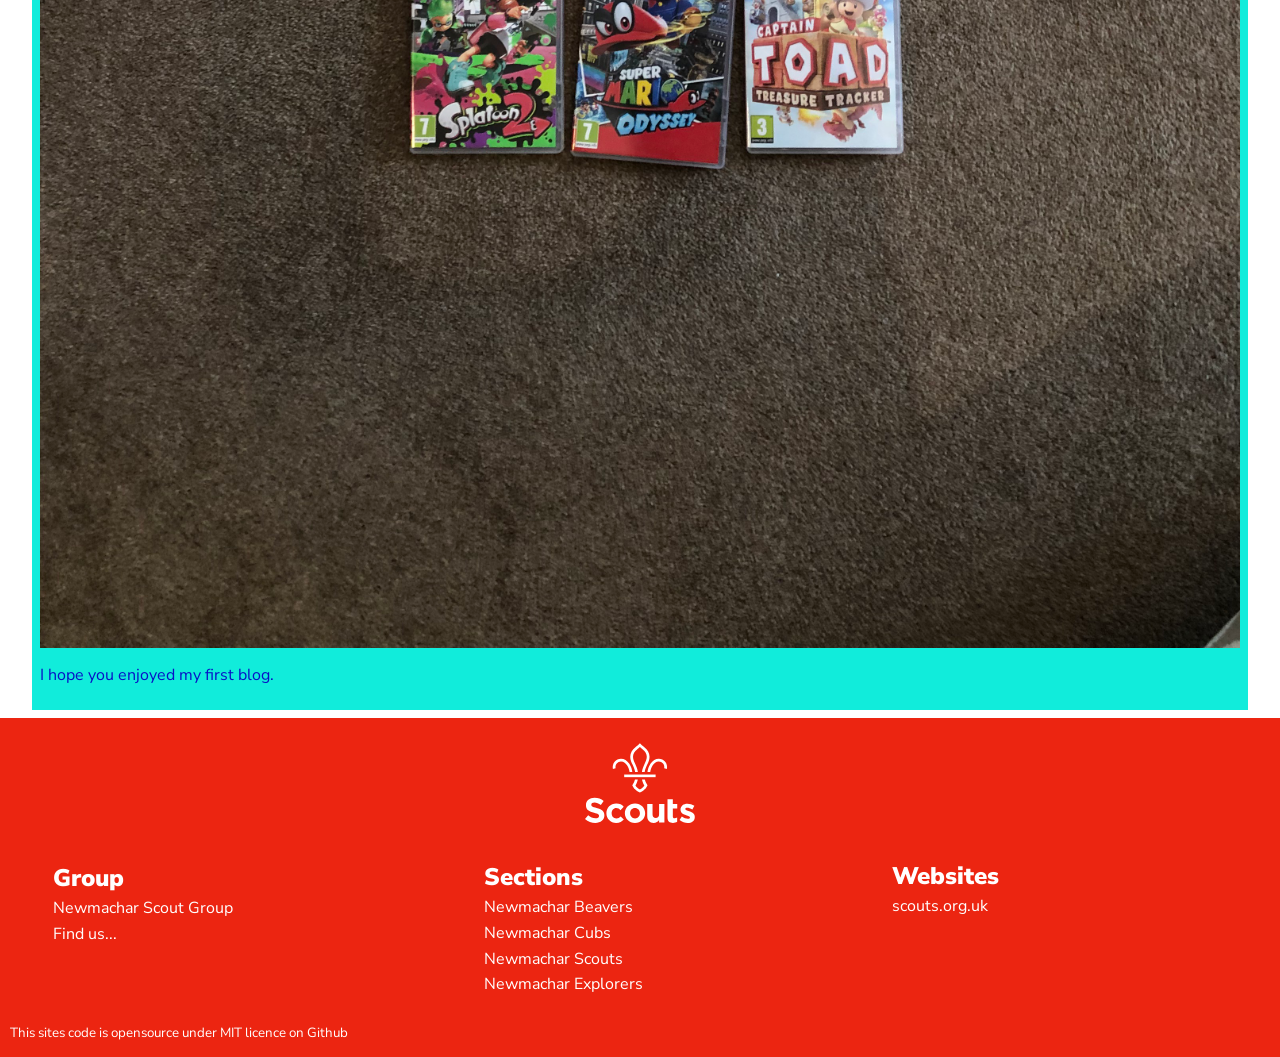
<file: cubs/blogs/charlie/index.html>
<!DOCTYPE html>
<!--This is an html file, it holds all the text and images for your webpage but not the colours or styles-->

<!-- ############################### DON'T EDIT THIS BIT, SCROLL DOWN #############################--> 
<html>
	<head>
		<!-- This is the sites title -->
		<title>1st Newmachar Scout Group</title>

		<!-- This is the small logo you see in your browser tab -->
		<link rel="icon" type="image/png" sizes="16x16" href="assets/images/logos/favicon-16x16.png">
		
		<!-- This stuff helps serach engines and facebook -->
		<meta http-equiv="content-type" content="text/html; charset=utf-8" />
		<meta name="description" content="Scouting in Newmachar provides life changing adventure for young people aged 6 - 18 and adult volunteering opportunities." />
		<meta name="keywords" content="newmachar, scout group, scouts, scouting, cubs, beavers, aberdeenshire, gordon" />
		<meta name="author" content="1st Newmachar Scout Group">
		<meta name="viewport" content="width=device-width,initial-scale=1.0">

		<meta property="og:title" content="1st Newmachar Scout Group">
		<meta property="og:description" content="Scouting in Newmachar provides life changing adventure for young people aged 6 - 18 and adult volunteering opportunities.">
		<meta property="og:image" content="https://1stnewmacharscouts.org/assets/images/logos/scouts-black.png">

		<!-- This link pull in the fonts we use -->
		<link href="https://fonts.googleapis.com/css?family=Nunito+Sans:300,300i,400,400i,700,700i,800,800i,900,900i" rel="stylesheet">
		<meta charset="UTF-8">
		
		<!-- These links give the page style, if you delete them the site will look very boring. Try it if you want -->
		<link rel="stylesheet" type="text/css" href="assets/css/layout.css"/>
		<link rel="stylesheet" type="text/css" href="assets/css/fonts.css"/>
		<link rel="stylesheet" type="text/css" href="assets/css/cub_styles.css"/>
	</head>

	<body>
		<!-- This is the sites header, it got the scout logo-->
		<div class="header">
			<a href="https://1stnewmacharscouts.org">
				<img src="assets/images/logos/scouts-black.png" alt="scout-logo-black" height="50px">
			</a>
		</div>
		
		<!-- This is a navigation bar. It tells the user where they are on the site-->
		<div class="bread-crumbs">
			<p>
				<a href="https://www.1stnewmacharscouts.org"> Home </a> > 
				<a href="https://www.1stnewmacharscouts.org/cubs"> Cubs </a> >
				<a href="https://www.1stnewmacharscouts.org/cubs/blogs"> Blogs </a> >
			</p>
		</div>

		<!-- ############################### EDIT BELOW HERE #############################--> 

		<!-- This is the header banner for your blog post -->
		<div class="story-title-box">
			<div class="story-title-text">
				<!-- Change this bit to todays date-->
				<p>Cub Blog | 17th May 2020</p>
				<!-- Give you page an exciting title -->
				<h1>My Nintendo Switch</h1>
				<!-- Add your name to your page -->
				<p>Words: Charlie</p>
			</div>
		</div>

		<!-- This is the main part of your blog -->			
		<div class="story-page">
			<!-- Add sub paragraphs between <p> and </p>. -->
<img src="assets/images/switch.jpg" alt=“switch”>
			<p>One of  my favourite things to do on a rainy day is to play on 			my Nintendo switch.</p>
<p> Before Lockdown my friend Ben would come over 			to play SSBU [Super Smash Bros Ultimate].</p>
<img src="assets/images/ssbu.jpg" alt=“ssbu”>
			<p> We like it because we get to play a variety of characters 			from different games like Mario, Link and Kirby and fight with 			them.</p>
			<p> My top games include ARMS, Super Mario Maker 2, Minecraft, 			Nickelodeon Kart Racers, Sonic Mania Plus and Super Smash Bros 			Ultimate. </p> 
<img src="assets/images/arms.jpg" alt=“arms”>
<img src="assets/images/smm2.jpg" alt=“smm2”>
<img src="assets/images/minecraft.png" alt=“minecraft”>
<img src="assets/images/kart racers.jpg" alt=“kart”>
<img src="assets/images/mania.jpg" alt=“mania”>
			<p>Here is a pic of all my games</p>
<img src="assets/images/games.jpg" alt=“games”>
<p> I hope you enjoyed my first blog.</p>
		</div>

		<!-- ############################### EDIT ABOVE HERE #############################-->

	</body>

	<!-- This is the page footer, it appears at the bottom of the page-->
	<!-- ############################### DON'T EDIT THIS BIT ###############################-->
	<footer>
		<img src="assets/images/logos/scouts-stack-white.svg" alt="scout-stack-white" class="footer-logo">
		<div class="grid-footer">
			<div class="Contact-Group">
					<address>
						<h4>Group</h4>
						<a href="mailto:newmacharscouts1@gmail.com"> Newmachar Scout Group</a><br>
						<a href="https://goo.gl/maps/AcLR6WEDn4KgxzaY7">Find us...</a>
					</address>
			</div>
			<div class="Contact-Sections">
					<address>
						<h4>Sections</h4>
						<a href="mailto:newmacharbeavers@gmail.com"> Newmachar Beavers</a><br>
						<a href="mailto:newmacharcubs@gmail.com"> Newmachar Cubs</a><br>
						<a href="mailto:newmacharscouts1@gmail.com"> Newmachar Scouts</a><br>
						<a href="mailto:newmacharexplorers@gordondistrictscouts.org.uk"> Newmachar Explorers</a>
					</address>
			</div>
			<div class="Websites">
				<h4>Websites</h4>
				<a href="https://www.scouts.org.uk"> scouts.org.uk</a><br>

			</div>
		</div>
		<div>
			<p><small>This sites code is opensource under MIT licence on <a href="https://github.com/gavbarnett/1stNewmacharScouts"> Github</a></small></p>
		</div>
	</footer>
</html>
</file>
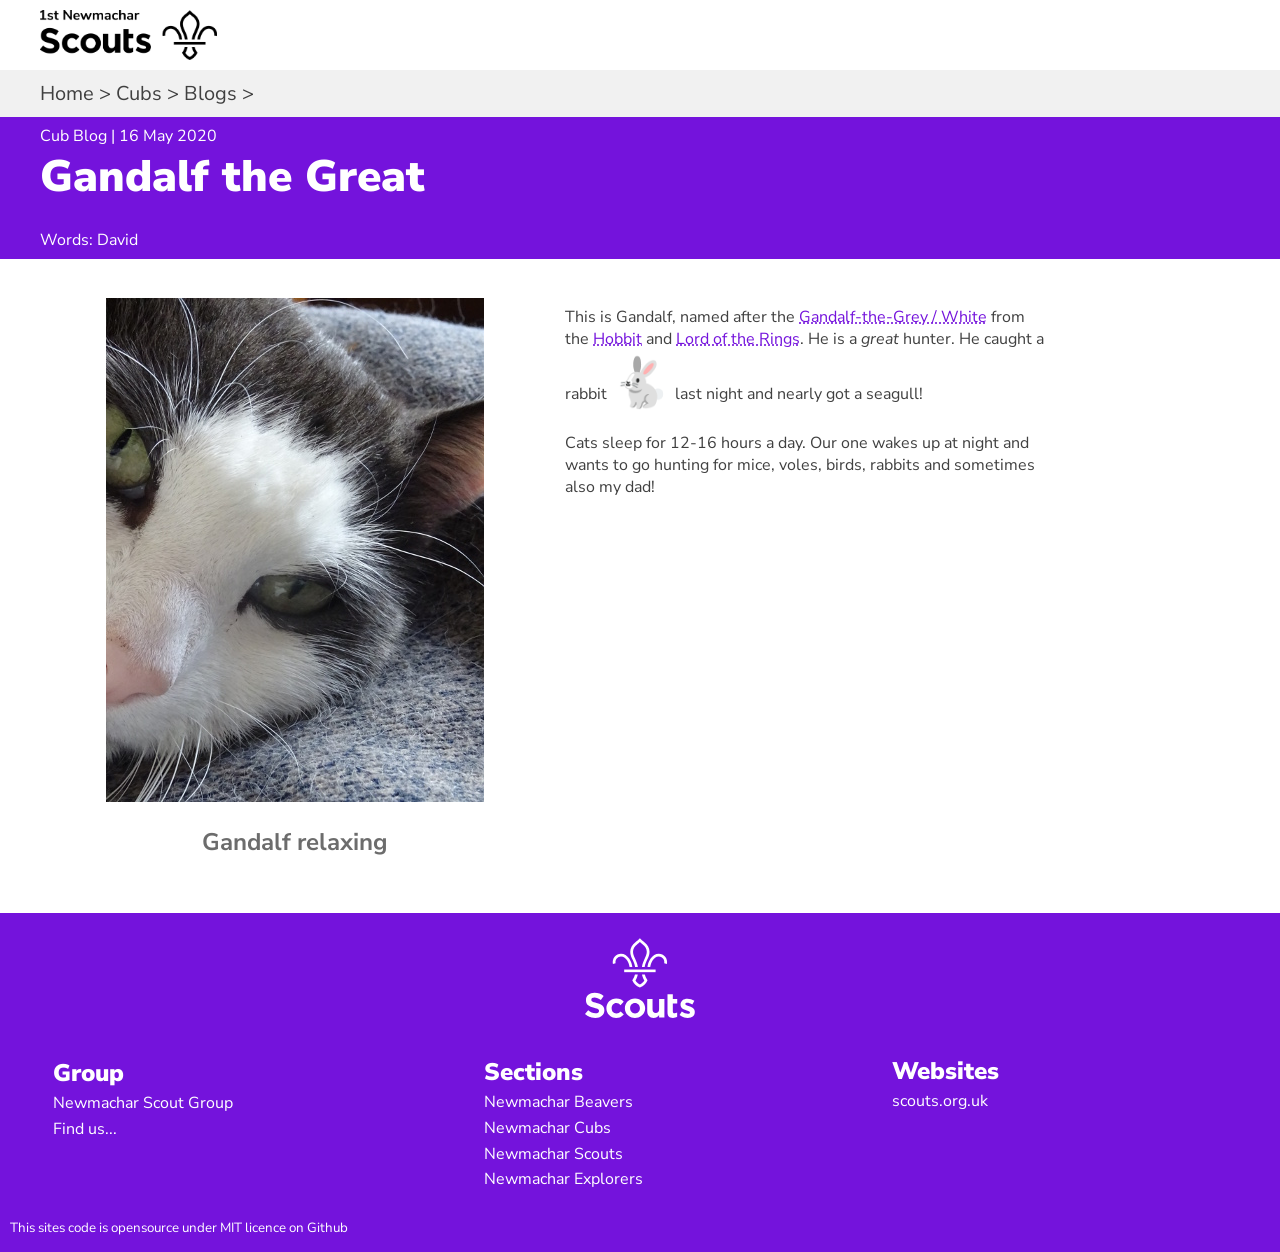
<file: cubs/blogs/david/index.html>
<!DOCTYPE html>
<!--This is an html file, it holds all the text and images for your webpage but not the colours or styles-->

<!-- ############################### DON'T EDIT THIS BIT, SCROLL DOWN #############################--> 
<html>
	<head>
		<!-- This is the sites title -->
		<title>1st Newmachar Scout Group</title>

		<!-- This is the small logo you see in your browser tab -->
		<link rel="icon" type="image/png" sizes="16x16" href="assets/images/logos/favicon-16x16.png">
		
		<!-- This stuff helps serach engines and facebook -->
		<meta http-equiv="content-type" content="text/html; charset=utf-8" />
		<meta name="description" content="Scouting in Newmachar provides life changing adventure for young people aged 6 - 18 and adult volunteering opportunities." />
		<meta name="keywords" content="newmachar, scout group, scouts, scouting, cubs, beavers, aberdeenshire, gordon" />
		<meta name="author" content="1st Newmachar Scout Group">
		<meta name="viewport" content="width=device-width,initial-scale=1.0">

		<meta property="og:title" content="1st Newmachar Scout Group">
		<meta property="og:description" content="Scouting in Newmachar provides life changing adventure for young people aged 6 - 18 and adult volunteering opportunities.">
		<meta property="og:image" content="https://1stnewmacharscouts.org/assets/images/logos/scouts-black.png">

		<!-- This link pull in the fonts we use -->
		<link href="https://fonts.googleapis.com/css?family=Nunito+Sans:300,300i,400,400i,700,700i,800,800i,900,900i" rel="stylesheet">
		<meta charset="UTF-8">
		
		<!-- These links give the page style, if you delete them the site will look very boring. Try it if you want -->
		<link rel="stylesheet" type="text/css" href="assets/css/layout.css"/>
		<link rel="stylesheet" type="text/css" href="assets/css/fonts.css"/>
		<link rel="stylesheet" type="text/css" href="assets/css/cub_styles.css"/>
	</head>

	<body>
		<!-- This is the sites header, it got the scout logo-->
		<div class="header">
			<a href="https://1stnewmacharscouts.org">
				<img src="assets/images/logos/scouts-black.png" alt="scout-logo-black" height="50px">
			</a>
		</div>
		
		<!-- This is a navigation bar. It tells the user where they are on the site-->
		<div class="bread-crumbs">
			<p>
				<a href="https://www.1stnewmacharscouts.org"> Home </a> > 
				<a href="https://www.1stnewmacharscouts.org/cubs"> Cubs </a> >
				<a href="https://www.1stnewmacharscouts.org/cubs/blogs"> Blogs </a> >
			</p>
		</div>

		<!-- ############################### EDIT BELOW HERE #############################--> 

		<!-- This is the header banner for your blog post -->
		<div class="story-title-box">
			<div class="story-title-text">
				<!-- Change this bit to todays date-->
				<p>Cub Blog | 16 May 2020</p>
				<!-- Give you page an exciting title -->
				<h1>Gandalf the Great</h1>
				<!-- Add your name to your page -->
				<p>Words: David</p>
			</div>
		</div>

		<!-- This is the main part of your blog -->			
		<div class="story-page">
			<div class="row">
				<div class="column">
					<img src="assets/images/gandalf_scaled.jpg" alt="cat face">
					<img-caption><p>Gandalf relaxing</p></img-caption>
				</div>
				<div class="column">
					<p>This is Gandalf, named after the <a href="https://en.wikipedia.org/wiki/Gandalf">Gandalf-the-Grey / White</a> from the <a href="https://en.wikipedia.org/wiki/The_Hobbit">Hobbit</a> and <a href="https://en.wikipedia.org/wiki/The_Lord_of_the_Rings">Lord of the Rings</a>. He is a <i>great</i> hunter. He caught a rabbit <span style="font-size:3em;">&#128007;</span> last night and nearly got a seagull!</p>

					<p>Cats sleep for 12-16  hours a day. Our one wakes up at night and wants to go hunting for mice, voles, birds, rabbits and sometimes also my dad!</p>
				</div>
			</div>
		</div>

		<!-- ############################### EDIT ABOVE HERE #############################-->

	</body>

	<!-- This is the page footer, it appears at the bottom of the page-->
	<!-- ############################### DON'T EDIT THIS BIT ###############################-->
	<footer>
		<img src="assets/images/logos/scouts-stack-white.svg" alt="scout-stack-white" class="footer-logo">
		<div class="grid-footer">
			<div class="Contact-Group">
					<address>
						<h4>Group</h4>
						<a href="mailto:newmacharscouts1@gmail.com"> Newmachar Scout Group</a><br>
						<a href="https://goo.gl/maps/AcLR6WEDn4KgxzaY7">Find us...</a>
					</address>
			</div>
			<div class="Contact-Sections">
					<address>
						<h4>Sections</h4>
						<a href="mailto:newmacharbeavers@gmail.com"> Newmachar Beavers</a><br>
						<a href="mailto:newmacharcubs@gmail.com"> Newmachar Cubs</a><br>
						<a href="mailto:newmacharscouts1@gmail.com"> Newmachar Scouts</a><br>
						<a href="mailto:newmacharexplorers@gordondistrictscouts.org.uk"> Newmachar Explorers</a>
					</address>
			</div>
			<div class="Websites">
				<h4>Websites</h4>
				<a href="https://www.scouts.org.uk"> scouts.org.uk</a><br>

			</div>
		</div>
		<div>
			<p><small>This sites code is opensource under MIT licence on <a href="https://github.com/gavbarnett/1stNewmacharScouts"> Github</a></small></p>
		</div>
	</footer>
</html>
</file>
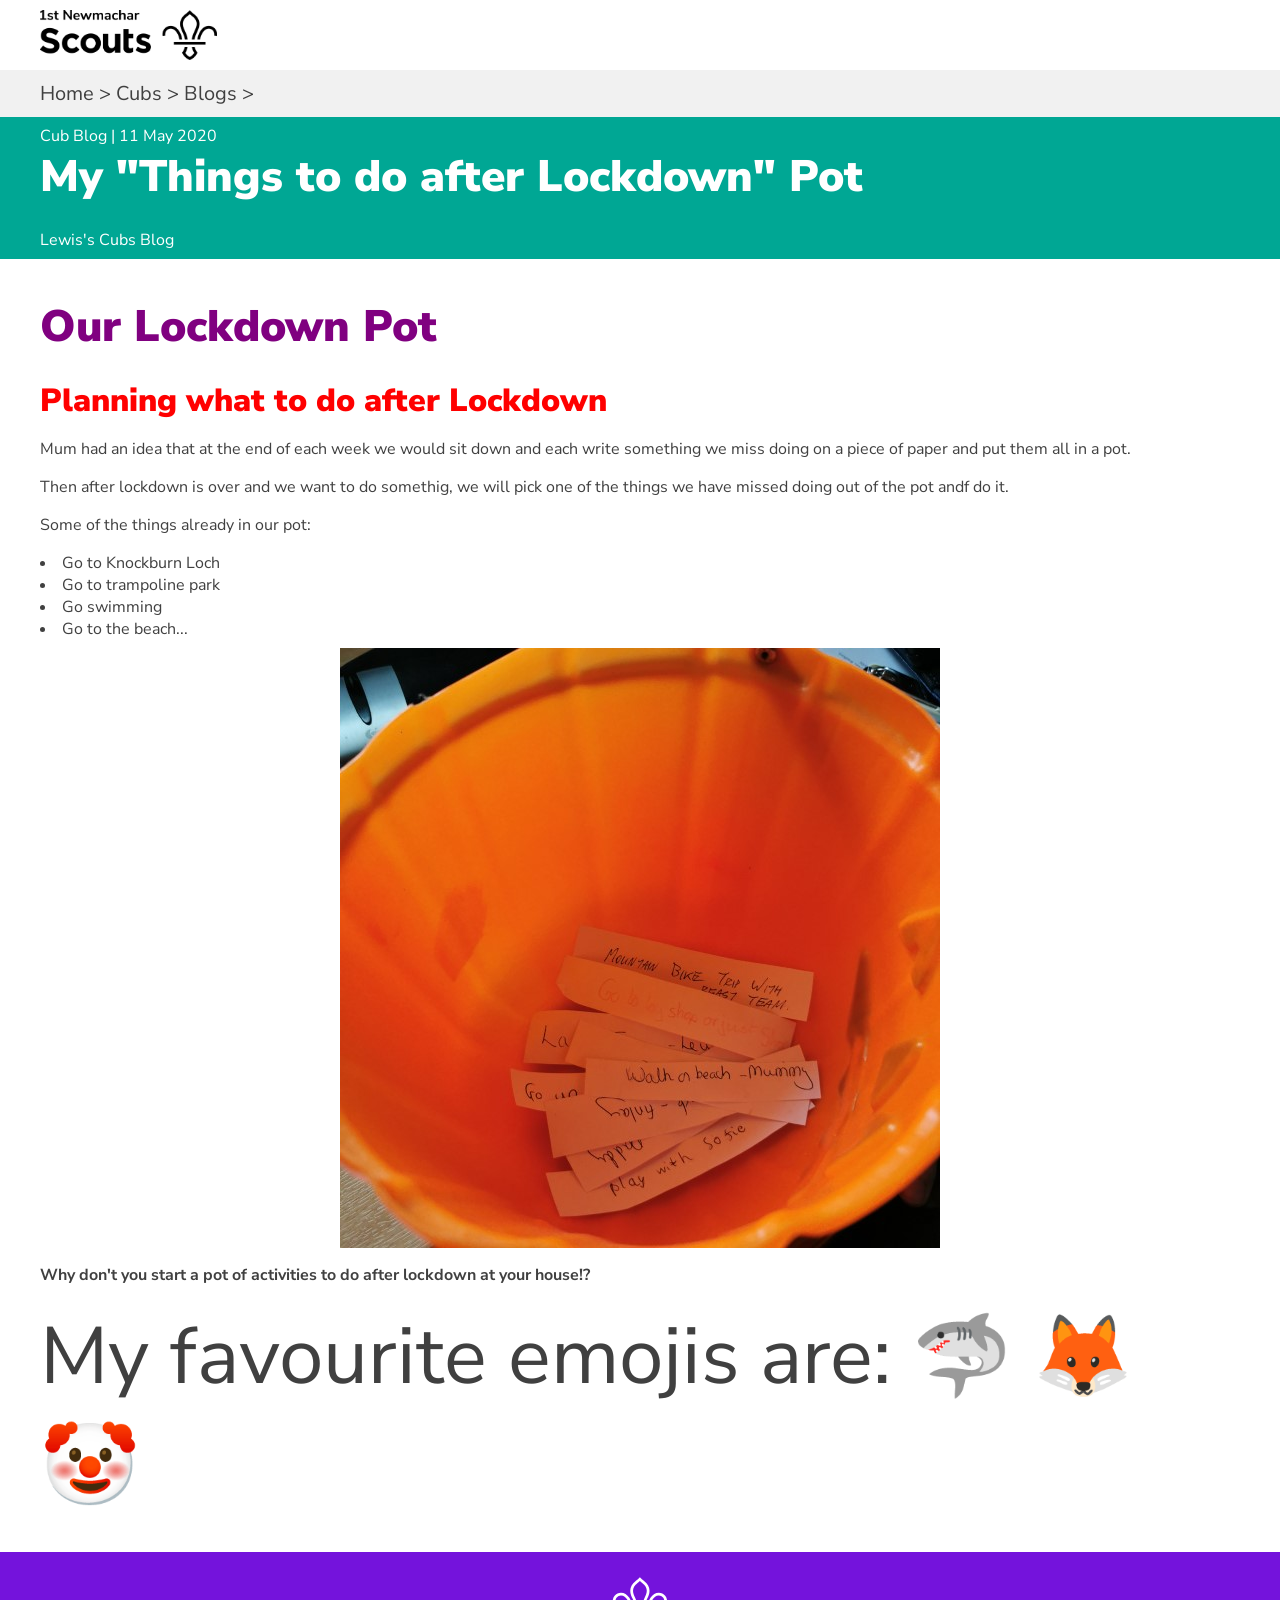
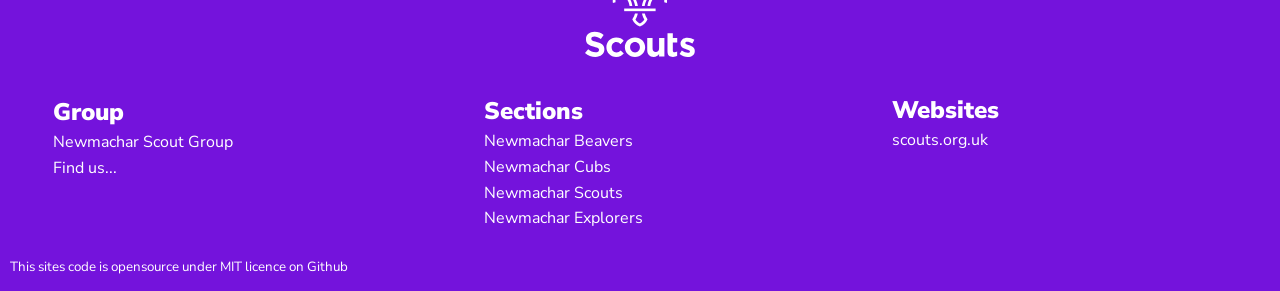
<file: cubs/blogs/lewis/index.html>
<!DOCTYPE html>
<!--This is an html file, it holds all the text and images for your webpage but not the colours or styles-->

<!-- ############################### DON'T EDIT THIS BIT, SCROLL DOWN #############################--> 
<html>
	<head>
		<!-- This is the sites title -->
		<title>1st Newmachar Scout Group</title>

		<!-- This is the small logo you see in your browser tab -->
		<link rel="icon" type="image/png" sizes="16x16" href="assets/images/logos/favicon-16x16.png">
		
		<!-- This stuff helps serach engines and facebook -->
		<meta http-equiv="content-type" content="text/html; charset=utf-8" />
		<meta name="description" content="Scouting in Newmachar provides life changing adventure for young people aged 6 - 18 and adult volunteering opportunities." />
		<meta name="keywords" content="newmachar, scout group, scouts, scouting, cubs, beavers, aberdeenshire, gordon" />
		<meta name="author" content="1st Newmachar Scout Group">
		<meta name="viewport" content="width=device-width,initial-scale=1.0">

		<meta property="og:title" content="1st Newmachar Scout Group">
		<meta property="og:description" content="Scouting in Newmachar provides life changing adventure for young people aged 6 - 18 and adult volunteering opportunities.">
		<meta property="og:image" content="https://1stnewmacharscouts.org/assets/images/logos/scouts-black.png">

		<!-- This link pull in the fonts we use -->
		<link href="https://fonts.googleapis.com/css?family=Nunito+Sans:300,300i,400,400i,700,700i,800,800i,900,900i" rel="stylesheet">
		<meta charset="UTF-8">
		
		<!-- These links give the page style, if you delete them the site will look very boring. Try it if you want -->
		<link rel="stylesheet" type="text/css" href="assets/css/layout.css"/>
		<link rel="stylesheet" type="text/css" href="assets/css/fonts.css"/>
		<link rel="stylesheet" type="text/css" href="assets/css/cub_styles.css"/>
	</head>

	<body>
		<!-- This is the sites header, it got the scout logo-->
		<div class="header">
			<a href="https://1stnewmacharscouts.org">
				<img src="assets/images/logos/scouts-black.png" alt="scout-logo-black" height="50px">
			</a>
		</div>
		
		<!-- This is a navigation bar. It tells the user where they are on the site-->
		<div class="bread-crumbs">
			<p>
				<a href="https://www.1stnewmacharscouts.org"> Home </a> > 
				<a href="https://www.1stnewmacharscouts.org/cubs"> Cubs </a> >
				<a href="https://www.1stnewmacharscouts.org/cubs/blogs"> Blogs </a> >
			</p>
		</div>

		<!-- ############################### EDIT BELOW HERE #############################--> 

		<!-- This is the header banner for your blog post -->
		<div class="story-title-box">
			<div class="story-title-text">
				<!-- Change this bit to todays date-->
				<p>Cub Blog | 11 May 2020</p>
				<!-- Give you page an exciting title -->
				<h1>My "Things to do after Lockdown" Pot</h1>
				<!-- Add your name to your page -->
				<p>Lewis's Cubs Blog</p>
			</div>
		</div>

		<!-- This is the main part of your blog -->			
		<div class="story-page">
			<!-- Add sub paragraphs between <p> and </p>. -->
			

			<!-- Add headers between <h1> and </h2>, you can add small header by increasing the number after the h-->
			<!-- For example <h3></h3> or <h4></h4> -->
			<h1 style="color:purple">Our Lockdown Pot</h1>
			<h2 style="color:red">Planning what to do after Lockdown</h2>
			<p>Mum had an idea that at the end of each week we would sit down and each write something we miss doing on a piece of paper and put them all in a pot.</p>

			<p>Then after lockdown is over and we want to do somethig, we will pick one of the things we have missed doing out of the pot andf do it.</p>

			<!-- make text bold by adding <b></b> -->
			<p>Some of the things already in our pot:</p>
			<ul>
			<li>Go to Knockburn Loch</li>
			<li>Go to trampoline park</li>
			<li>Go swimming</li>
			<li>Go to the beach...</li></ul>

			
			<img src="assets/images/IMG_20200511_194027s.jpg" alt="activities pot">

			<p><B>Why don't you start a pot of activities to do after lockdown at your house!?</B></p>
						<!-- to add emojis you need to find their UTF-8 numbers, these can be found here: https://www.w3schools.com/charsets/ref_emoji.asp-->
						
						
						<!-- span can be used to editor colours and font sizes with in a paragraph-->
						

			<p> <span style="font-size:5em;">My favourite emojis are: &#129416; &#129418; &#129313;</span></p>

		
	</div>
		<!-- ############################### EDIT ABOVE HERE #############################-->

	</body>

	<!-- This is the page footer, it appears at the bottom of the page-->
	<!-- ############################### DON'T EDIT THIS BIT ###############################-->
	<footer>
		<img src="assets/images/logos/scouts-stack-white.svg" alt="scout-stack-white" class="footer-logo">
		<div class="grid-footer">
			<div class="Contact-Group">
					<address>
						<h4>Group</h4>
						<a href="mailto:newmacharscouts1@gmail.com"> Newmachar Scout Group</a><br>
						<a href="https://goo.gl/maps/AcLR6WEDn4KgxzaY7">Find us...</a>
					</address>
			</div>
			<div class="Contact-Sections">
					<address>
						<h4>Sections</h4>
						<a href="mailto:newmacharbeavers@gmail.com"> Newmachar Beavers</a><br>
						<a href="mailto:newmacharcubs@gmail.com"> Newmachar Cubs</a><br>
						<a href="mailto:newmacharscouts1@gmail.com"> Newmachar Scouts</a><br>
						<a href="mailto:newmacharexplorers@gordondistrictscouts.org.uk"> Newmachar Explorers</a>
					</address>
			</div>
			<div class="Websites">
				<h4>Websites</h4>
				<a href="https://www.scouts.org.uk"> scouts.org.uk</a><br>

			</div>
		</div>
		<div>
			<p><small>This sites code is opensource under MIT licence on <a href="https://github.com/gavbarnett/1stNewmacharScouts"> Github</a></small></p>
		</div>
	</footer>
</html>
</file>
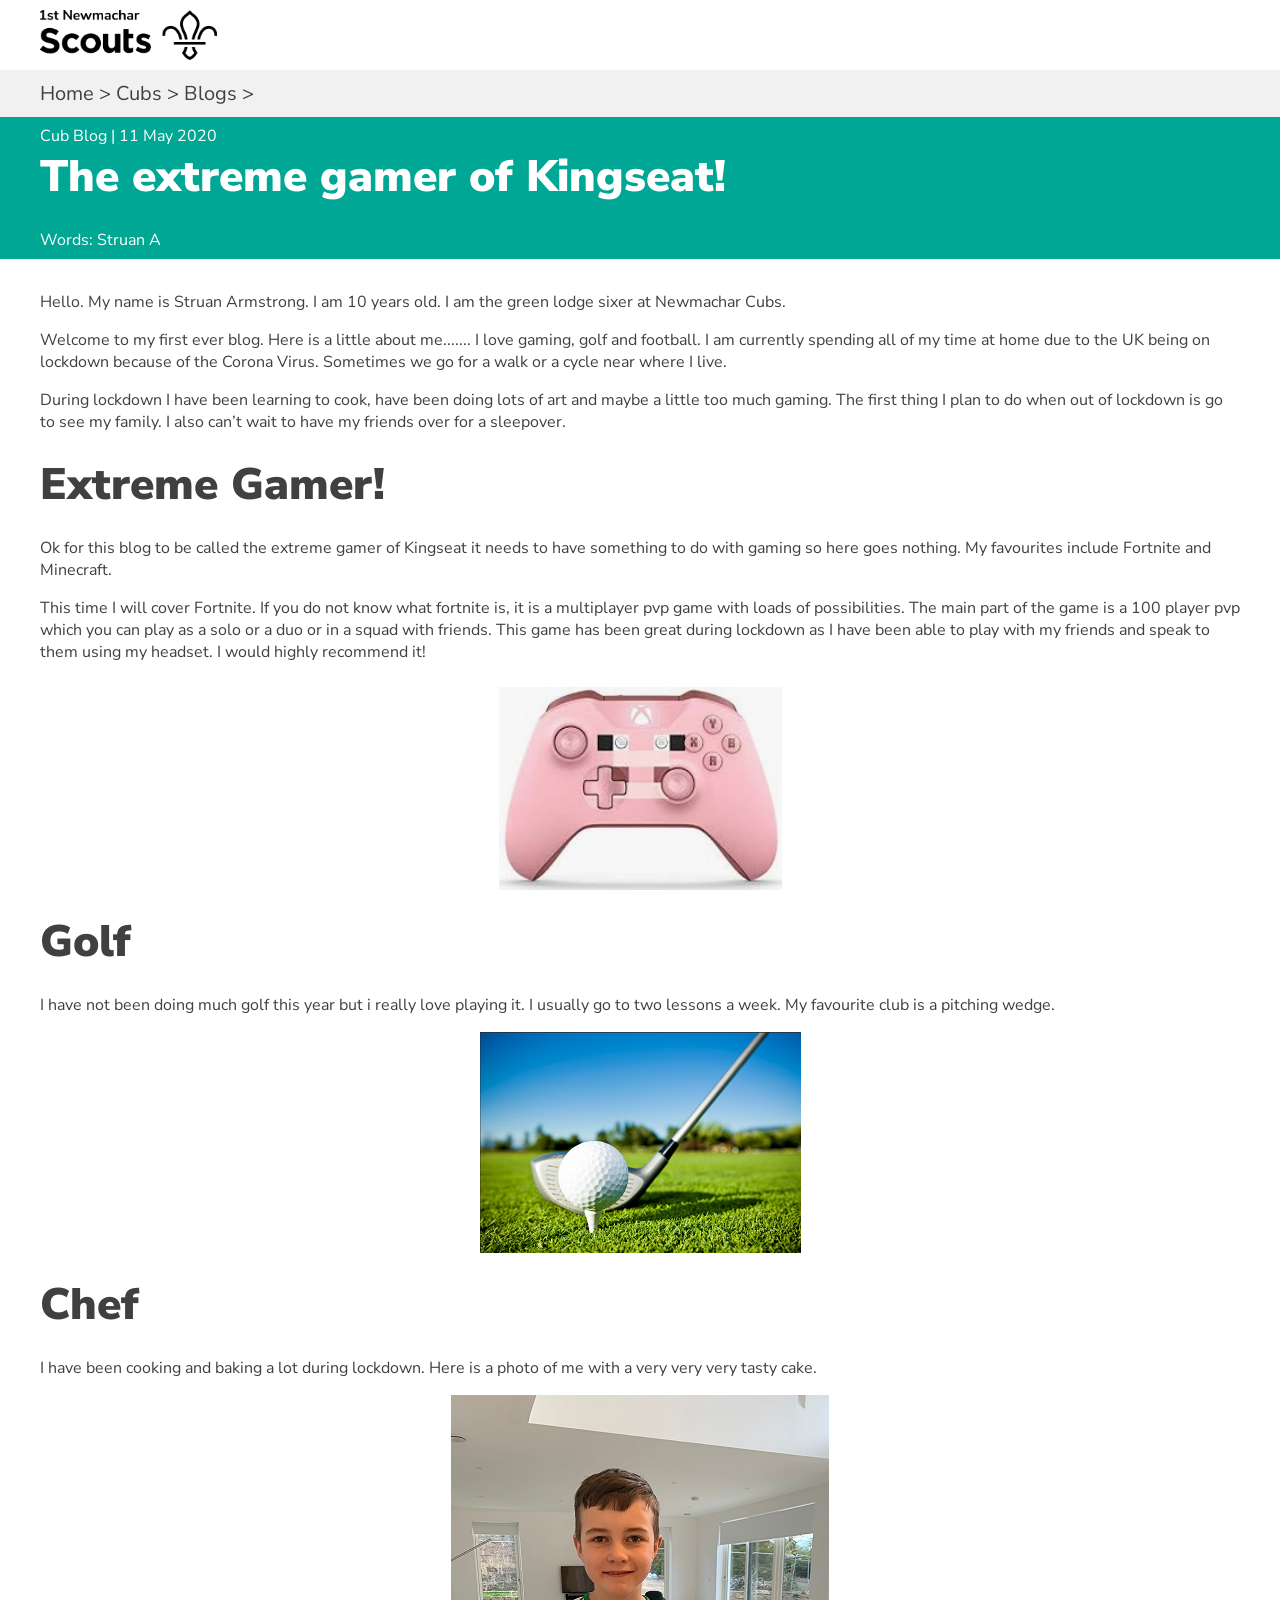
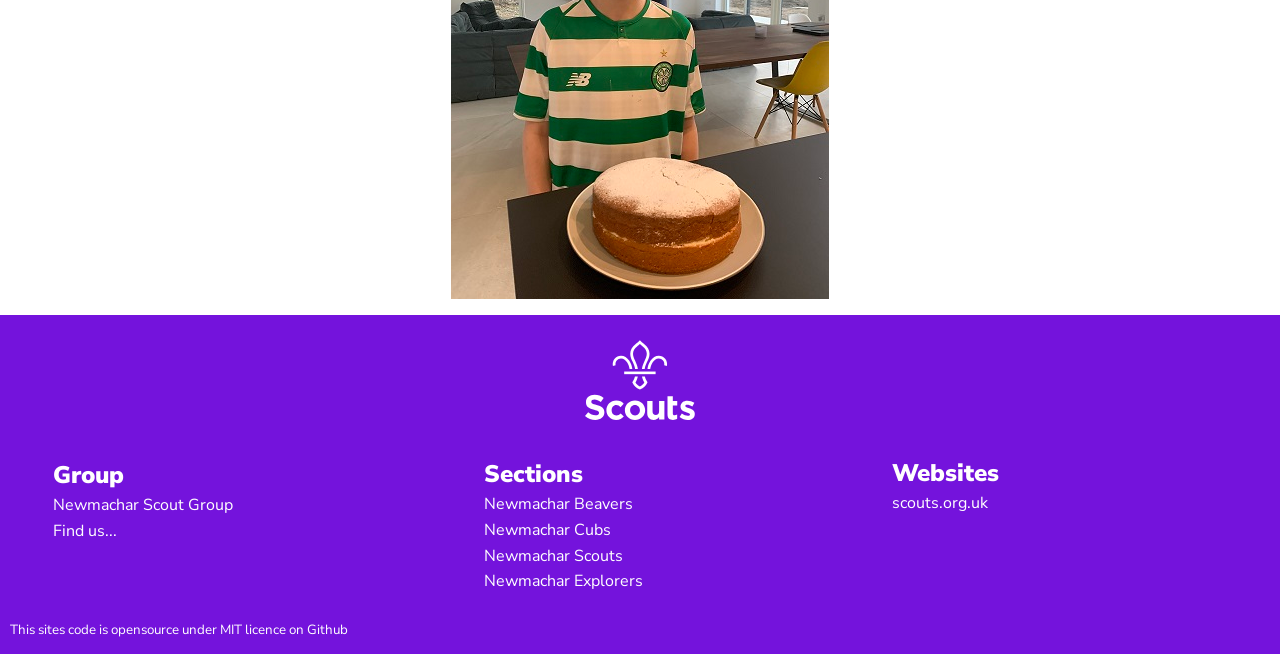
<file: cubs/blogs/struan_a/index.html>
<!DOCTYPE html>
<!--This is an html file, it holds all the text and images for your webpage but not the colours or styles-->

<!-- ############################### DON'T EDIT THIS BIT, SCROLL DOWN #############################--> 
<html>
	<head>
		<!-- This is the sites title -->
		<title>1st Newmachar Scout Group</title>

		<!-- This is the small logo you see in your browser tab -->
		<link rel="icon" type="image/png" sizes="16x16" href="assets/images/logos/favicon-16x16.png">
		
		<!-- This stuff helps serach engines and facebook -->
		<meta http-equiv="content-type" content="text/html; charset=utf-8" />
		<meta name="description" content="Scouting in Newmachar provides life changing adventure for young people aged 6 - 18 and adult volunteering opportunities." />
		<meta name="keywords" content="newmachar, scout group, scouts, scouting, cubs, beavers, aberdeenshire, gordon" />
		<meta name="author" content="1st Newmachar Scout Group">
		<meta name="viewport" content="width=device-width,initial-scale=1.0">

		<meta property="og:title" content="1st Newmachar Scout Group">
		<meta property="og:description" content="Scouting in Newmachar provides life changing adventure for young people aged 6 - 18 and adult volunteering opportunities.">
		<meta property="og:image" content="https://1stnewmacharscouts.org/assets/images/logos/scouts-black.png">

		<!-- This link pull in the fonts we use -->
		<link href="https://fonts.googleapis.com/css?family=Nunito+Sans:300,300i,400,400i,700,700i,800,800i,900,900i" rel="stylesheet">
		<meta charset="UTF-8">
		
		<!-- These links give the page style, if you delete them the site will look very boring. Try it if you want -->
		<link rel="stylesheet" type="text/css" href="assets/css/layout.css"/>
		<link rel="stylesheet" type="text/css" href="assets/css/fonts.css"/>
		<link rel="stylesheet" type="text/css" href="assets/css/cub_styles.css"/>
	</head>

	<body>
		<!-- This is the sites header, it got the scout logo-->
		<div class="header">
			<a href="https://1stnewmacharscouts.org">
				<img src="assets/images/logos/scouts-black.png" alt="scout-logo-black" height="50px">
			</a>
		</div>
		
		<!-- This is a navigation bar. It tells the user where they are on the site-->
		<div class="bread-crumbs">
			<p>
				<a href="https://www.1stnewmacharscouts.org"> Home </a> > 
				<a href="https://www.1stnewmacharscouts.org/cubs"> Cubs </a> >
				<a href="https://www.1stnewmacharscouts.org/cubs/blogs"> Blogs </a> >
			</p>
		</div>

		<!-- ############################### EDIT BELOW HERE #############################--> 

		<!-- This is the header banner for your blog post -->
		<div class="story-title-box">
			<div class="story-title-text">
				<!-- Change this bit to todays date-->
				<p>Cub Blog | 11  May 2020</p>
				<!-- Give you page an exciting title -->
				<h1>The extreme gamer of Kingseat!</h1>
				<!-- Add your name to your page -->
				<p>Words: Struan A</p>
			</div>
		</div>

		<!-- This is the main part of your blog -->			
		<div class="story-page">
			<!-- Add sub paragraphs between <p> and </p>. -->
			<p>Hello. My name is Struan Armstrong. I am 10 years old. I am the green lodge sixer at Newmachar Cubs. </p>
			<p>Welcome to my first ever blog. Here is a little about me.......
			I love gaming, golf and football. I am currently spending all of my time at home due to the UK being on lockdown because of the Corona Virus. Sometimes we go for a walk or a cycle near where I live. </p>


			<p>During lockdown I have been learning to cook, have been doing lots of art and maybe a little too much gaming.

			The first thing I plan to do when out of lockdown is go to see my family. I also can’t wait to have my friends over for a sleepover.  </p>


			<h1>Extreme Gamer!</h1>
			<p>Ok for this blog to be called the extreme gamer of Kingseat it needs to have something to do with gaming so here goes nothing. My favourites include Fortnite and Minecraft. </p>

			<p>This time I will cover Fortnite. If you do not know what fortnite is, it is a multiplayer pvp game with loads of possibilities. The main part of the game is a 100 player pvp which you can play as a solo or a duo or in a squad with friends. This game has been great during lockdown as I have been able to play with my friends and speak to them using my headset. I would highly recommend it! </p>

			<img src="assets/images/controller.jpg">

			<h1>Golf</h1>
			<p>I have not been doing much golf this year but i really love playing it. I usually go to two lessons a week. My favourite club is a pitching wedge. </p>
			<img src="assets/images/golf.png">

			<h1>Chef</h1>
			<p>I have been cooking and baking a lot during lockdown. Here is a photo of me with a very very very tasty cake. </p>
			<img src="assets/images/chef.jpg">

		</div>

		<!-- ############################### EDIT ABOVE HERE #############################-->

	</body>

	<!-- This is the page footer, it appears at the bottom of the page-->
	<!-- ############################### DON'T EDIT THIS BIT ###############################-->
	<footer>
		<img src="assets/images/logos/scouts-stack-white.svg" alt="scout-stack-white" class="footer-logo">
		<div class="grid-footer">
			<div class="Contact-Group">
					<address>
						<h4>Group</h4>
						<a href="mailto:newmacharscouts1@gmail.com"> Newmachar Scout Group</a><br>
						<a href="https://goo.gl/maps/AcLR6WEDn4KgxzaY7">Find us...</a>
					</address>
			</div>
			<div class="Contact-Sections">
					<address>
						<h4>Sections</h4>
						<a href="mailto:newmacharbeavers@gmail.com"> Newmachar Beavers</a><br>
						<a href="mailto:newmacharcubs@gmail.com"> Newmachar Cubs</a><br>
						<a href="mailto:newmacharscouts1@gmail.com"> Newmachar Scouts</a><br>
						<a href="mailto:newmacharexplorers@gordondistrictscouts.org.uk"> Newmachar Explorers</a>
					</address>
			</div>
			<div class="Websites">
				<h4>Websites</h4>
				<a href="https://www.scouts.org.uk"> scouts.org.uk</a><br>

			</div>
		</div>
		<div>
			<p><small>This sites code is opensource under MIT licence on <a href="https://github.com/gavbarnett/1stNewmacharScouts"> Github</a></small></p>
		</div>
	</footer>
</html>
</file>
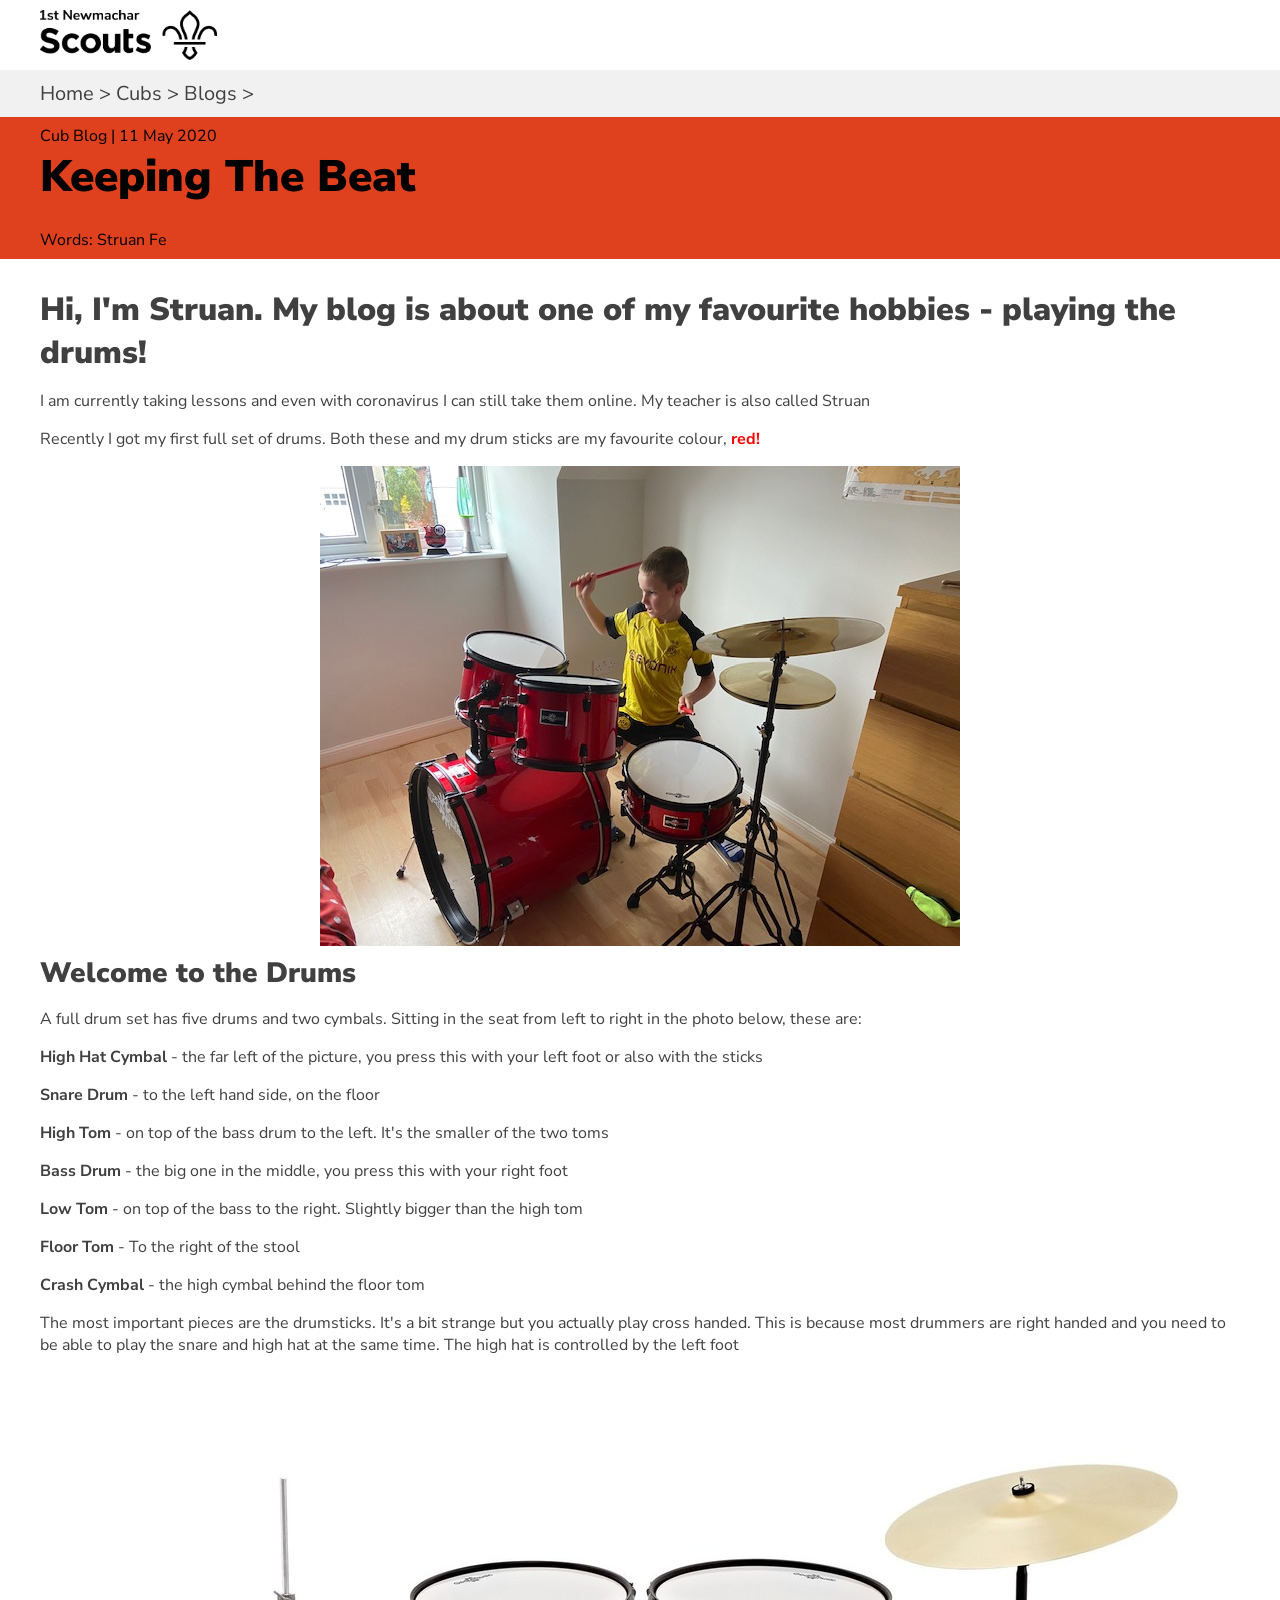
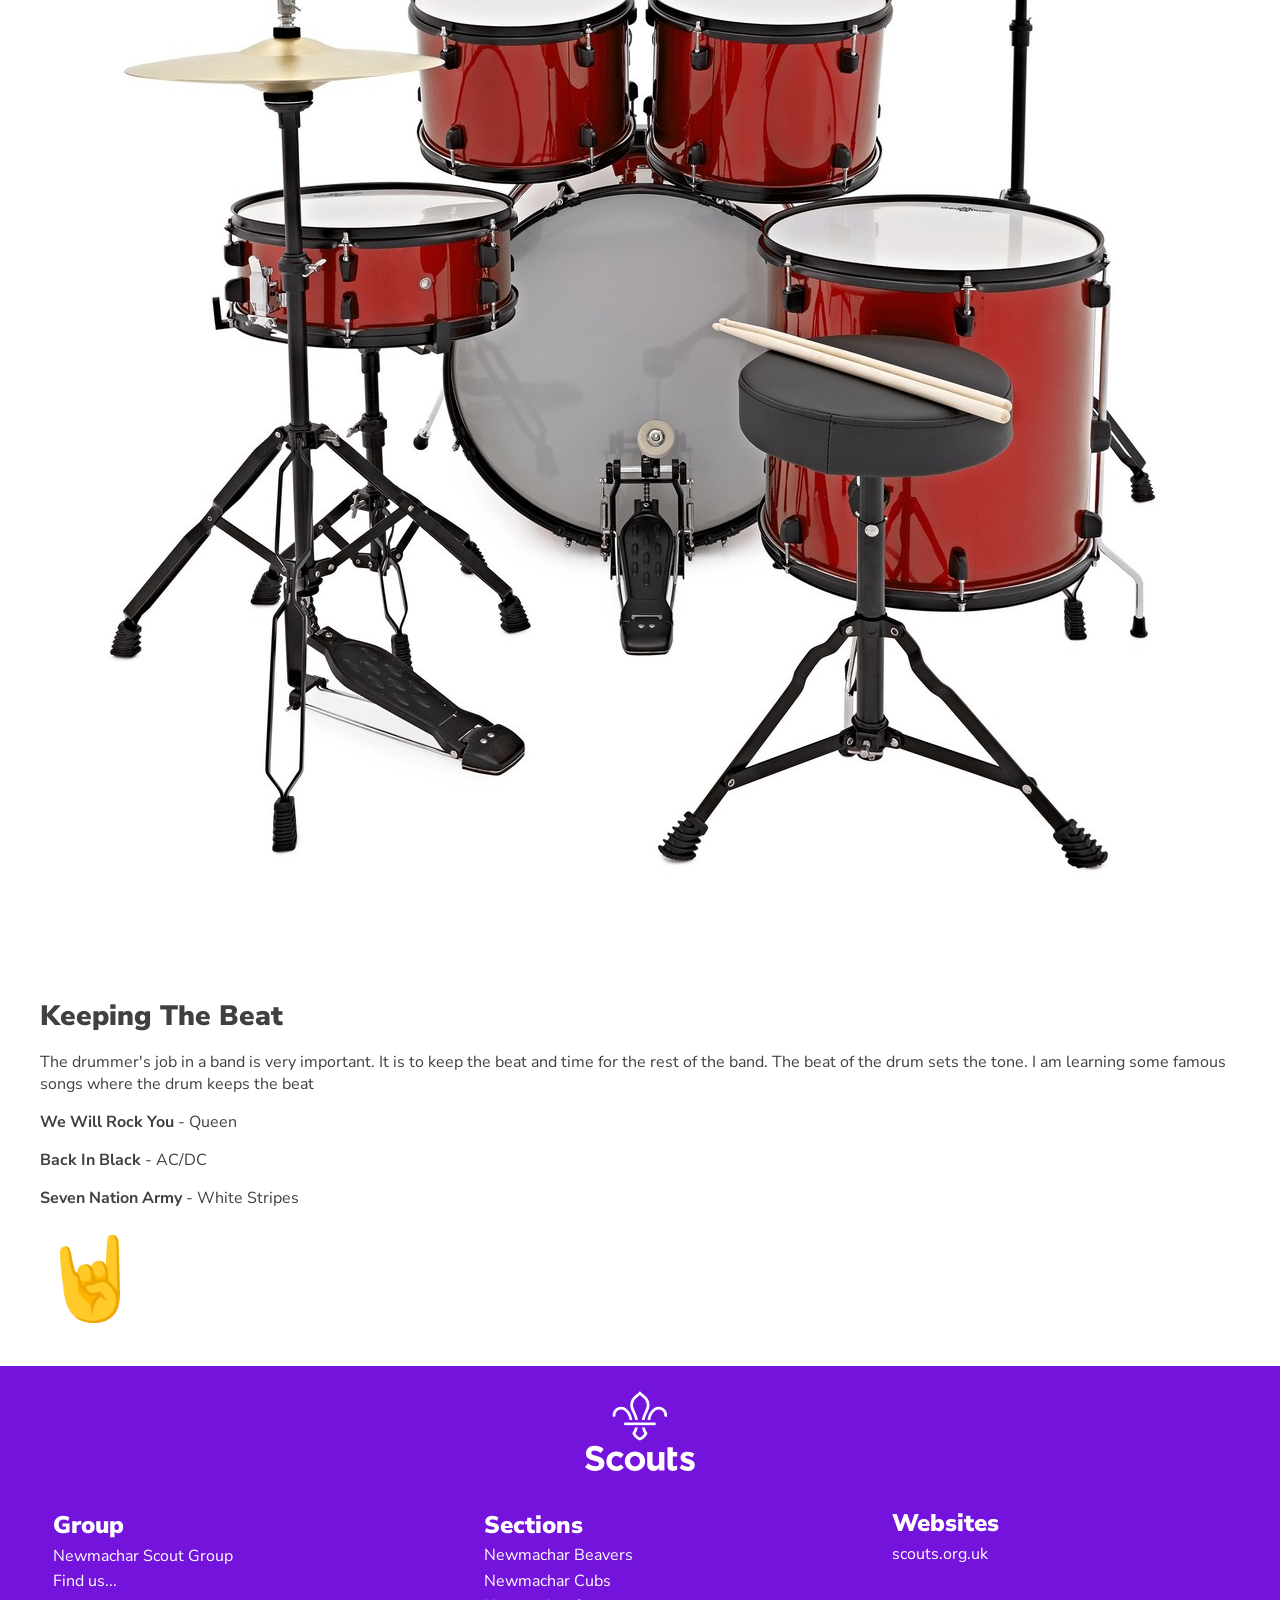
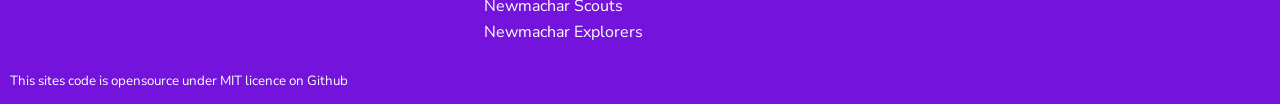
<file: cubs/blogs/struan_fe/index.html>
<!DOCTYPE html>
<!--This is an html file, it holds all the text and images for your webpage but not the colours or styles-->

<!-- ############################### DON'T EDIT THIS BIT, SCROLL DOWN #############################--> 
<html>
	<head>
		<!-- This is the sites title -->
		<title>1st Newmachar Scout Group</title>

		<!-- This is the small logo you see in your browser tab -->
		<link rel="icon" type="image/png" sizes="16x16" href="assets/images/logos/favicon-16x16.png">
		
		<!-- This stuff helps serach engines and facebook -->
		<meta http-equiv="content-type" content="text/html; charset=utf-8" />
		<meta name="description" content="Scouting in Newmachar provides life changing adventure for young people aged 6 - 18 and adult volunteering opportunities." />
		<meta name="keywords" content="newmachar, scout group, scouts, scouting, cubs, beavers, aberdeenshire, gordon" />
		<meta name="author" content="1st Newmachar Scout Group">
		<meta name="viewport" content="width=device-width,initial-scale=1.0">

		<meta property="og:title" content="1st Newmachar Scout Group">
		<meta property="og:description" content="Scouting in Newmachar provides life changing adventure for young people aged 6 - 18 and adult volunteering opportunities.">
		<meta property="og:image" content="https://1stnewmacharscouts.org/assets/images/logos/scouts-black.png">

		<!-- This link pull in the fonts we use -->
		<link href="https://fonts.googleapis.com/css?family=Nunito+Sans:300,300i,400,400i,700,700i,800,800i,900,900i" rel="stylesheet">
		<meta charset="UTF-8">
		
		<!-- These links give the page style, if you delete them the site will look very boring. Try it if you want -->
		<link rel="stylesheet" type="text/css" href="assets/css/layout.css"/>
		<link rel="stylesheet" type="text/css" href="assets/css/fonts.css"/>
		<link rel="stylesheet" type="text/css" href="assets/css/cub_styles.css"/>
	</head>

	<body>
		<!-- This is the sites header, it got the scout logo-->
		<div class="header">
			<a href="https://1stnewmacharscouts.org">
				<img src="assets/images/logos/scouts-black.png" alt="scout-logo-black" height="50px">
			</a>
		</div>
		
		<!-- This is a navigation bar. It tells the user where they are on the site-->
		<div class="bread-crumbs">
			<p>
				<a href="https://www.1stnewmacharscouts.org"> Home </a> > 
				<a href="https://www.1stnewmacharscouts.org/cubs"> Cubs </a> >
				<a href="https://www.1stnewmacharscouts.org/cubs/blogs"> Blogs </a> >
			</p>
		</div>

		<!-- ############################### EDIT BELOW HERE #############################--> 

		<!-- This is the header banner for your blog post -->
		<div class="story-title-box">
			<div class="story-title-text">
				<!-- Change this bit to todays date-->
				<p>Cub Blog | 11 May 2020</p>
				<!-- Give you page an exciting title -->
				<h1>Keeping The Beat</h1>
				<!-- Add your name to your page -->
				<p>Words: Struan Fe </p>
			</div>
		</div>

		<!-- This is the main part of your blog -->			
		<div class="story-page">
			<!-- Add sub paragraphs between <p> and </p>. -->
		

			<!-- Add headers between <h1> and </h2>, you can add small header by increasing the number after the h-->
			<!-- For example <h3></h3> or <h4></h4> -->
		
			<h2>Hi, I'm Struan. My blog is about one of my favourite hobbies - playing the drums!</h2>
			<p>I am currently taking lessons and even with coronavirus I can still take them online. My teacher is also called Struan</p>

			Recently I got my first full set of drums. Both these and my drum sticks are my favourite colour, <font color="red"><b>red!</b></font> </p>
			<!-- You can add images too -->
			<!-- First add you image to the folder "assets/image"-->
			<!-- Then you can change the link after src to point it-->
			<!-- Make sure you add the file extension, i.e. ".jpg", ".gif", ".bmp"-->
			<!-- To make sure the webpage loads quickly try scaling your image down to around 500 KB -->
			<!-- It's good practice to add an alternative test after "alt" in case the image can't be loaded-->
			<img src="assets/images/Stru_Drums.jpg" alt="Struan on the drums">

			<h3>Welcome to the Drums</h3>
			<p> A full drum set has five drums and two cymbals. Sitting in the seat from left to right in the photo below, these are:
			<p><b>High Hat Cymbal</b> - the far left of the picture, you press this with your left foot or also with the sticks</p>
			<p><b>Snare Drum</b> - to the left hand side, on the floor</p>
			<p><b>High Tom</b> - on top of the bass drum to the left. It's the smaller of the two toms</p>
			<p><b>Bass Drum</b> - the big one in the middle, you press this with your right foot</p>
			<p><b>Low Tom</b> - on top of the bass to the right. Slightly bigger than the high tom</p>
			<p><b>Floor Tom</b> - To the right of the stool</p>
			<p><b>Crash Cymbal</b> - the high cymbal behind the floor tom</p>
			<p>
			<p>The most important pieces are the drumsticks. It's a bit strange but you actually play cross handed. This is because most drummers are right handed and you need to be able to play the snare and high hat at the same time. The high hat is controlled by the left foot


			<!-- make text bold by adding <b></b> -->
			<p></b></p>

			<!-- make text italics by adding <i></i> -->
			<p></p>

			<!-- you might want to make some text bigger like this-->
			<p style="font-size:2em;">  </p>

			<!-- you might want to change the text color like this (color is american spelling)-->
			<p style="color:red;">  </p>

			<!-- or Hulk out and go big and Green-->
			<p style="font-size:2em; color:green;"> </b></p>

		
			</p>

			

		
			

			<img src="assets/images/Drum_Kit.jpg" alt="Drum Kit">
			<h3>Keeping The Beat</h3>
			<p> The drummer's job in a band is very important. It is to keep the beat and time for the rest of the band. The beat of the drum sets the tone. I am learning some famous songs where the drum keeps the beat</p>
			<p><b>We Will Rock You</b> - Queen
			<p><b>Back In Black</b> - AC/DC
			<p><b>Seven Nation Army</b> - White Stripes

			<!-- to add emojis you need to find their UTF-8 numbers, these can be found here: https://www.w3schools.com/charsets/ref_emoji.asp-->
			
			
			<!-- span can be used to editor colours and font sizes with in a paragraph-->
			<p> <span style="font-size:5em;">&#129304; </span></p>

		</div>

		<!-- ############################### EDIT ABOVE HERE #############################-->

	</body>

	<!-- This is the page footer, it appears at the bottom of the page-->
	<!-- ############################### DON'T EDIT THIS BIT ###############################-->
	<footer>
		<img src="assets/images/logos/scouts-stack-white.svg" alt="scout-stack-white" class="footer-logo">
		<div class="grid-footer">
			<div class="Contact-Group">
					<address>
						<h4>Group</h4>
						<a href="mailto:newmacharscouts1@gmail.com"> Newmachar Scout Group</a><br>
						<a href="https://goo.gl/maps/AcLR6WEDn4KgxzaY7">Find us...</a>
					</address>
			</div>
			<div class="Contact-Sections">
					<address>
						<h4>Sections</h4>
						<a href="mailto:newmacharbeavers@gmail.com"> Newmachar Beavers</a><br>
						<a href="mailto:newmacharcubs@gmail.com"> Newmachar Cubs</a><br>
						<a href="mailto:newmacharscouts1@gmail.com"> Newmachar Scouts</a><br>
						<a href="mailto:newmacharexplorers@gordondistrictscouts.org.uk"> Newmachar Explorers</a>
					</address>
			</div>
			<div class="Websites">
				<h4>Websites</h4>
				<a href="https://www.scouts.org.uk"> scouts.org.uk</a><br>

			</div>
		</div>
		<div>
			<p><small>This sites code is opensource under MIT licence on <a href="https://github.com/gavbarnett/1stNewmacharScouts"> Github</a></small></p>
		</div>
	</footer>
</html>
</file>
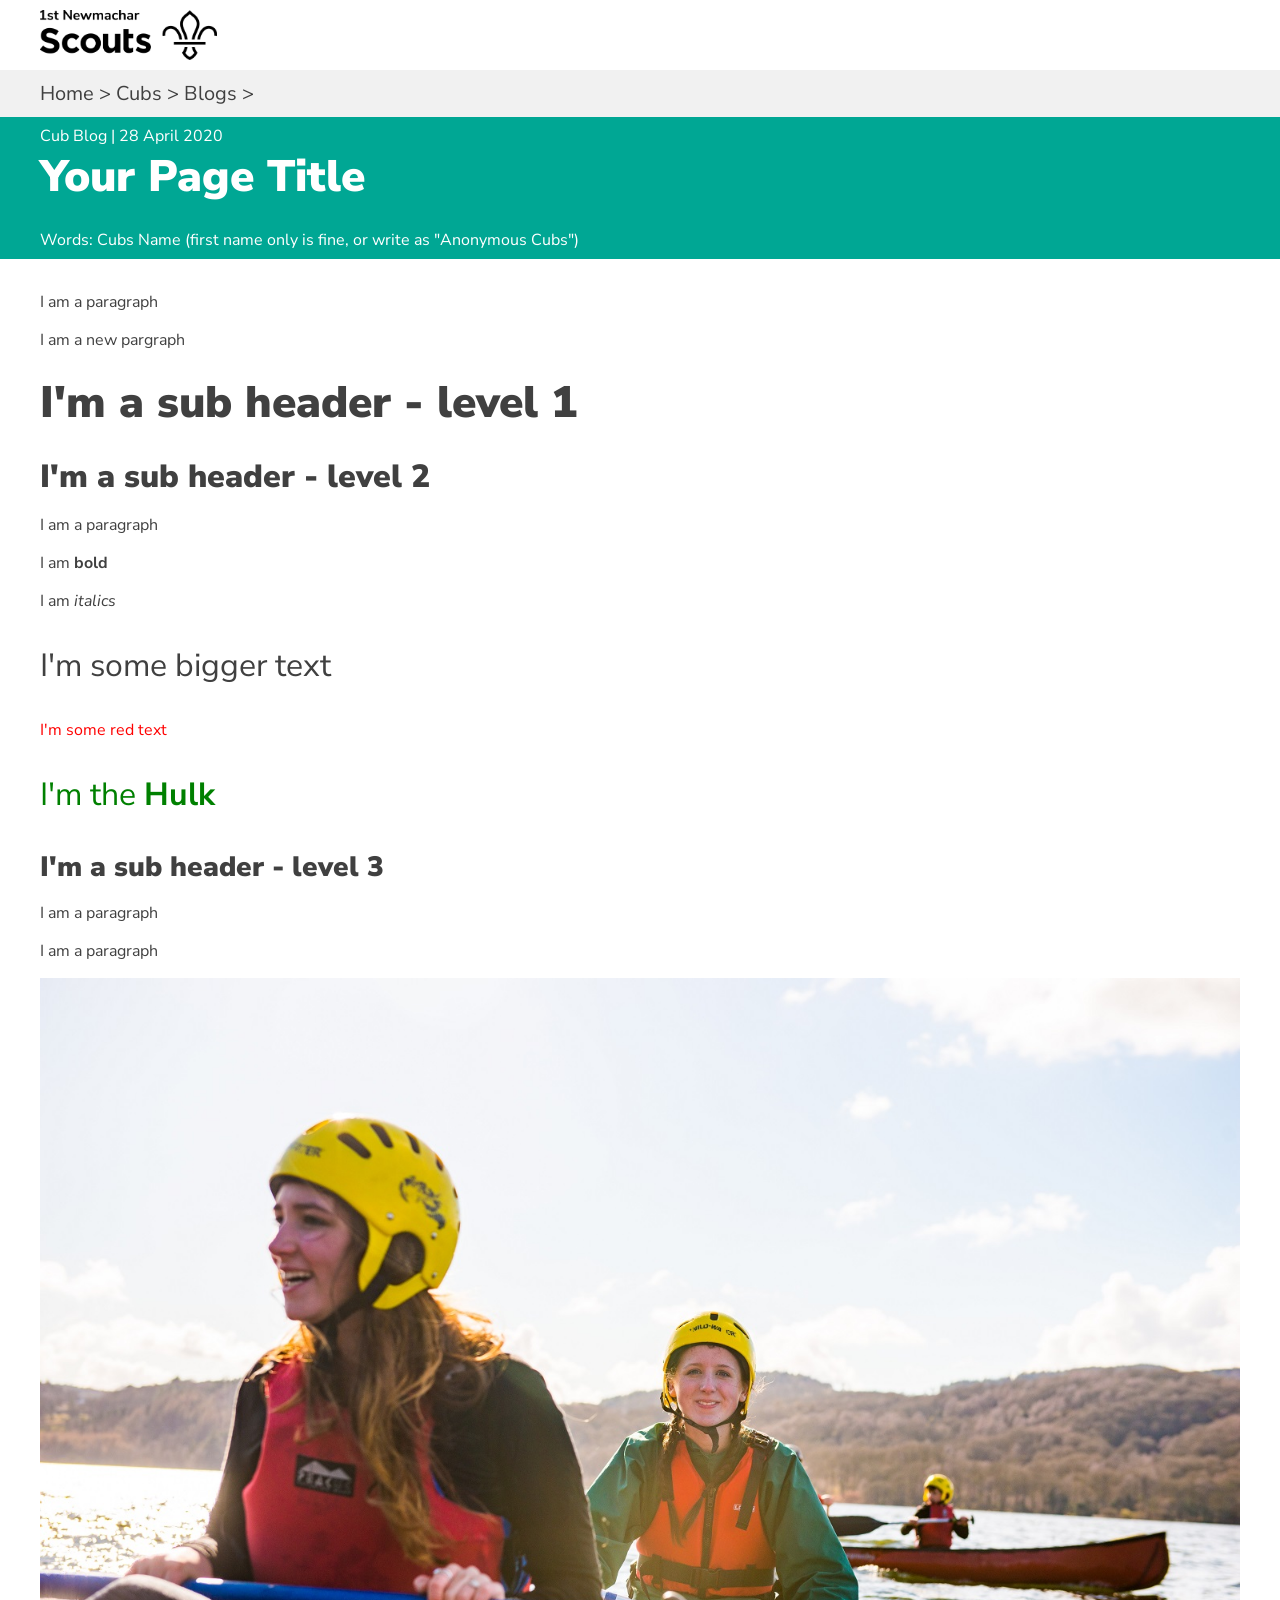
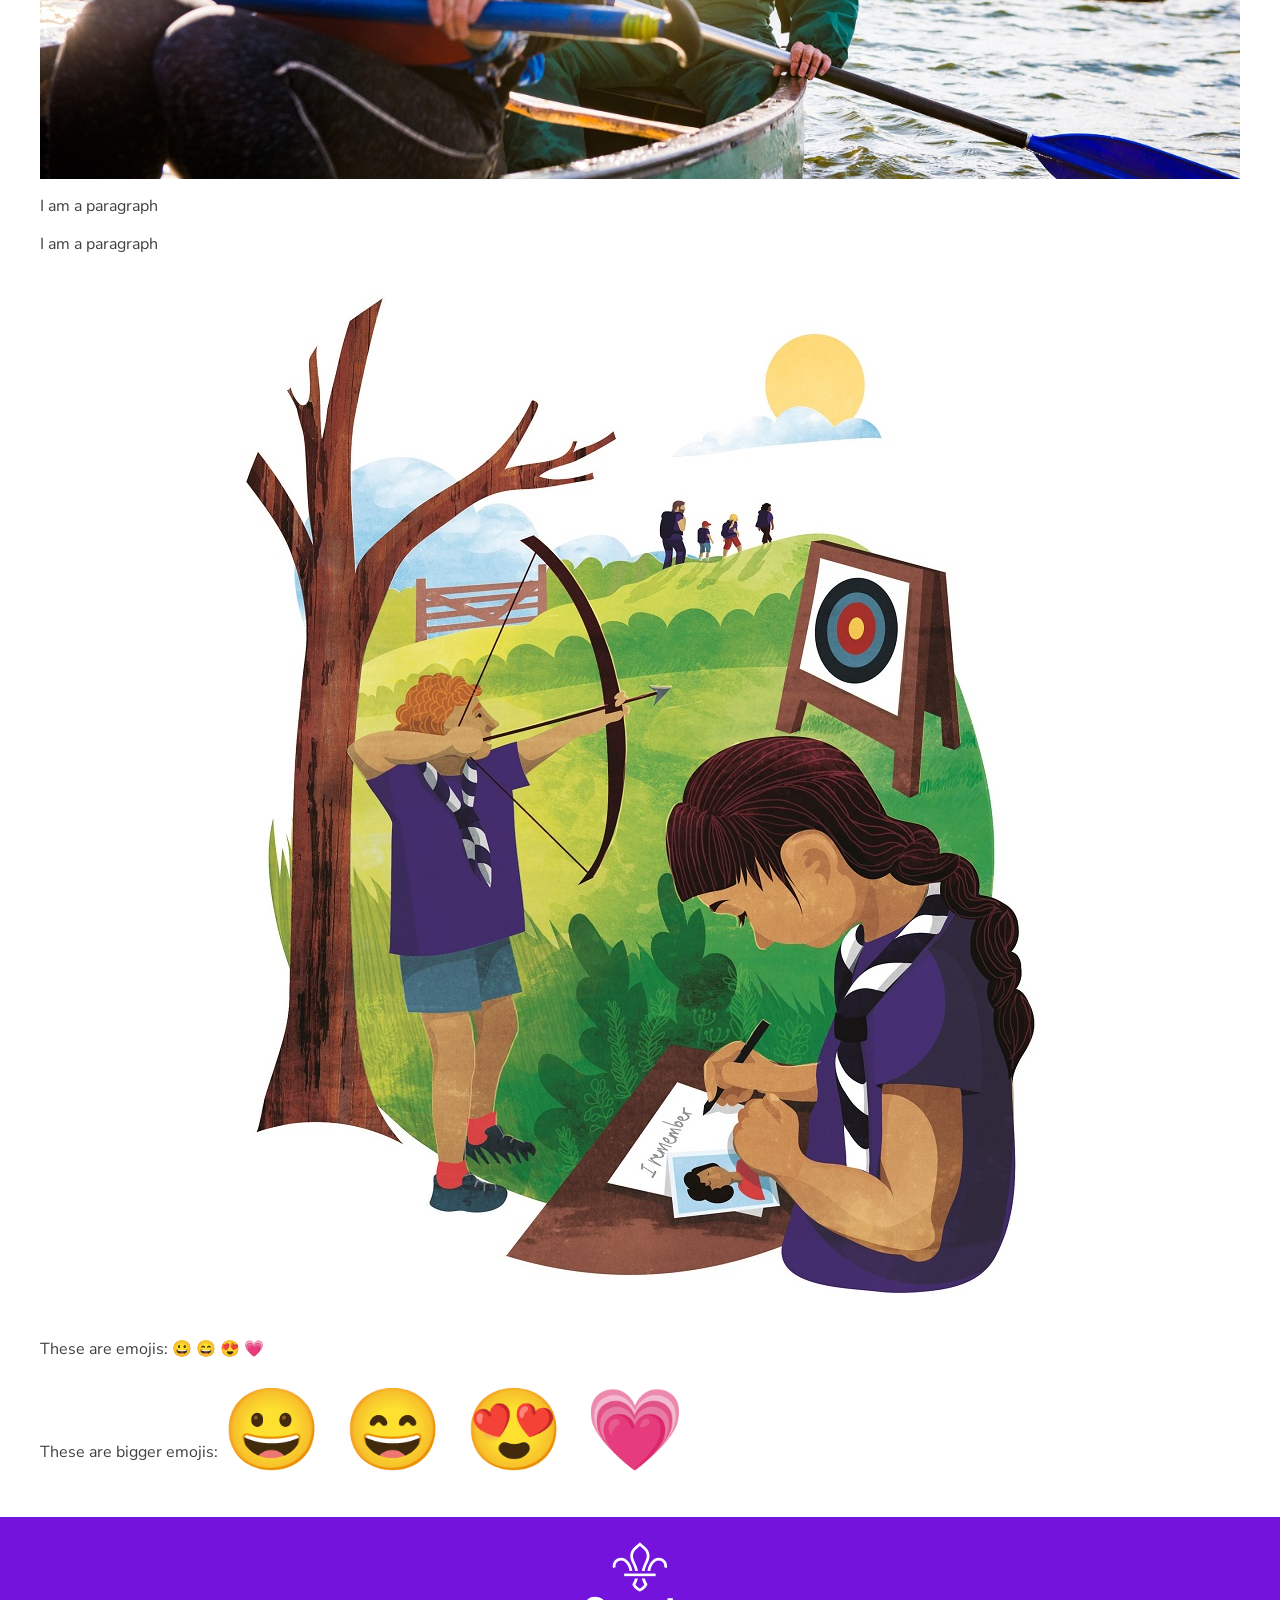
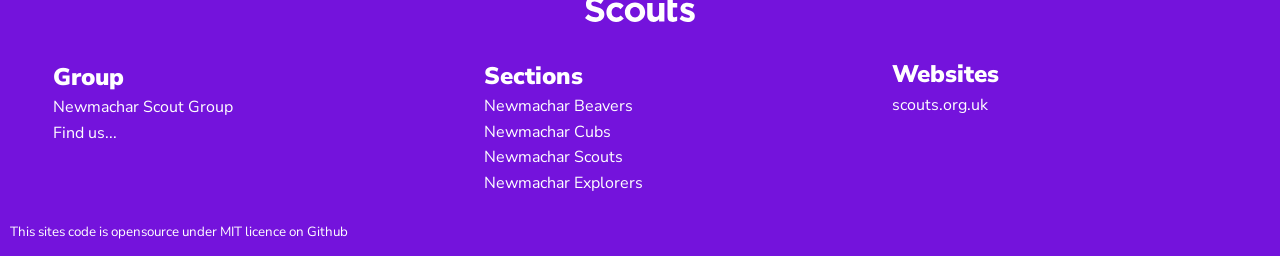
<file: cubs/blogs/tutorial/index.html>
<!DOCTYPE html>
<!--This is an html file, it holds all the text and images for your webpage but not the colours or styles-->

<!-- ############################### DON'T EDIT THIS BIT, SCROLL DOWN #############################--> 
<html>
	<head>
		<!-- This is the sites title -->
		<title>1st Newmachar Scout Group</title>

		<!-- This is the small logo you see in your browser tab -->
		<link rel="icon" type="image/png" sizes="16x16" href="assets/images/logos/favicon-16x16.png">
		
		<!-- This stuff helps serach engines and facebook -->
		<meta http-equiv="content-type" content="text/html; charset=utf-8" />
		<meta name="description" content="Scouting in Newmachar provides life changing adventure for young people aged 6 - 18 and adult volunteering opportunities." />
		<meta name="keywords" content="newmachar, scout group, scouts, scouting, cubs, beavers, aberdeenshire, gordon" />
		<meta name="author" content="1st Newmachar Scout Group">
		<meta name="viewport" content="width=device-width,initial-scale=1.0">

		<meta property="og:title" content="1st Newmachar Scout Group">
		<meta property="og:description" content="Scouting in Newmachar provides life changing adventure for young people aged 6 - 18 and adult volunteering opportunities.">
		<meta property="og:image" content="https://1stnewmacharscouts.org/assets/images/logos/scouts-black.png">

		<!-- This link pull in the fonts we use -->
		<link href="https://fonts.googleapis.com/css?family=Nunito+Sans:300,300i,400,400i,700,700i,800,800i,900,900i" rel="stylesheet">
		<meta charset="UTF-8">
		
		<!-- These links give the page style, if you delete them the site will look very boring. Try it if you want -->
		<link rel="stylesheet" type="text/css" href="assets/css/layout.css"/>
		<link rel="stylesheet" type="text/css" href="assets/css/fonts.css"/>
		<link rel="stylesheet" type="text/css" href="assets/css/cub_styles.css"/>
	</head>

	<body>
		<!-- This is the sites header, it got the scout logo-->
		<div class="header">
			<a href="https://1stnewmacharscouts.org">
				<img src="assets/images/logos/scouts-black.png" alt="scout-logo-black" height="50px">
			</a>
		</div>
		
		<!-- This is a navigation bar. It tells the user where they are on the site-->
		<div class="bread-crumbs">
			<p>
				<a href="https://www.1stnewmacharscouts.org"> Home </a> > 
				<a href="https://www.1stnewmacharscouts.org/cubs"> Cubs </a> >
				<a href="https://www.1stnewmacharscouts.org/cubs/blogs"> Blogs </a> >
			</p>
		</div>

		<!-- ############################### EDIT BELOW HERE #############################--> 

		<!-- This is the header banner for your blog post -->
		<div class="story-title-box">
			<div class="story-title-text">
				<!-- Change this bit to todays date-->
				<p>Cub Blog | 28 April 2020</p>
				<!-- Give you page an exciting title -->
				<h1>Your Page Title</h1>
				<!-- Add your name to your page -->
				<p>Words: Cubs Name (first name only is fine, or write as "Anonymous Cubs")</p>
			</div>
		</div>

		<!-- This is the main part of your blog -->			
		<div class="story-page">
			<!-- Add sub paragraphs between <p> and </p>. -->
			<p>I am a paragraph</p>
			<p>I am a new pargraph</p>

			<!-- Add headers between <h1> and </h2>, you can add small header by increasing the number after the h-->
			<!-- For example <h3></h3> or <h4></h4> -->
			<h1>I'm a sub header - level 1</h1>
			<h2>I'm a sub header - level 2</h2>
			<p>I am a paragraph</p>

			<!-- make text bold by adding <b></b> -->
			<p>I am <b>bold</b></p>

			<!-- make text italics by adding <i></i> -->
			<p>I am <i>italics</i></p>

			<!-- you might want to make some text bigger like this-->
			<p style="font-size:2em;"> I'm some bigger text </p>

			<!-- you might want to change the text color like this (color is american spelling)-->
			<p style="color:red;"> I'm some red text </p>

			<!-- or Hulk out and go big and Green-->
			<p style="font-size:2em; color:green;"> I'm the <b>Hulk</b></p>

			<h3>I'm a sub header - level 3</h3>
			<p>I am a paragraph</p>
			<p>I am a paragraph</p>

			<!-- You can add images too -->
			<!-- First add you image to the folder "assets/image"-->
			<!-- Then you can change the link after src to point it-->
			<!-- Make sure you add the file extension, i.e. ".jpg", ".gif", ".bmp"-->
			<!-- To make sure the webpage loads quickly try scaling your image down to around 500 KB -->
			<!-- It's good practice to add an alternative test after "alt" in case the image can't be loaded-->
			<img src="assets/images/test_image.jpg" alt="girls paddeling">

		
			<p>I am a paragraph</p>
			<p>I am a paragraph</p>

			<img src="assets/images/test_image2.jpg" alt="archery cartoon">

			<!-- to add emojis you need to find their UTF-8 numbers, these can be found here: https://www.w3schools.com/charsets/ref_emoji.asp-->
			<p>These are emojis: &#128512; &#128516; &#128525; &#128151;</p>
			
			<!-- span can be used to editor colours and font sizes with in a paragraph-->
			<p> These are bigger emojis: <span style="font-size:5em;">&#128512; &#128516; &#128525; &#128151;</span></p>

		</div>

		<!-- ############################### EDIT ABOVE HERE #############################-->

	</body>

	<!-- This is the page footer, it appears at the bottom of the page-->
	<!-- ############################### DON'T EDIT THIS BIT ###############################-->
	<footer>
		<img src="assets/images/logos/scouts-stack-white.svg" alt="scout-stack-white" class="footer-logo">
		<div class="grid-footer">
			<div class="Contact-Group">
					<address>
						<h4>Group</h4>
						<a href="mailto:newmacharscouts1@gmail.com"> Newmachar Scout Group</a><br>
						<a href="https://goo.gl/maps/AcLR6WEDn4KgxzaY7">Find us...</a>
					</address>
			</div>
			<div class="Contact-Sections">
					<address>
						<h4>Sections</h4>
						<a href="mailto:newmacharbeavers@gmail.com"> Newmachar Beavers</a><br>
						<a href="mailto:newmacharcubs@gmail.com"> Newmachar Cubs</a><br>
						<a href="mailto:newmacharscouts1@gmail.com"> Newmachar Scouts</a><br>
						<a href="mailto:newmacharexplorers@gordondistrictscouts.org.uk"> Newmachar Explorers</a>
					</address>
			</div>
			<div class="Websites">
				<h4>Websites</h4>
				<a href="https://www.scouts.org.uk"> scouts.org.uk</a><br>

			</div>
		</div>
		<div>
			<p><small>This sites code is opensource under MIT licence on <a href="https://github.com/gavbarnett/1stNewmacharScouts"> Github</a></small></p>
		</div>
	</footer>
</html>
</file>
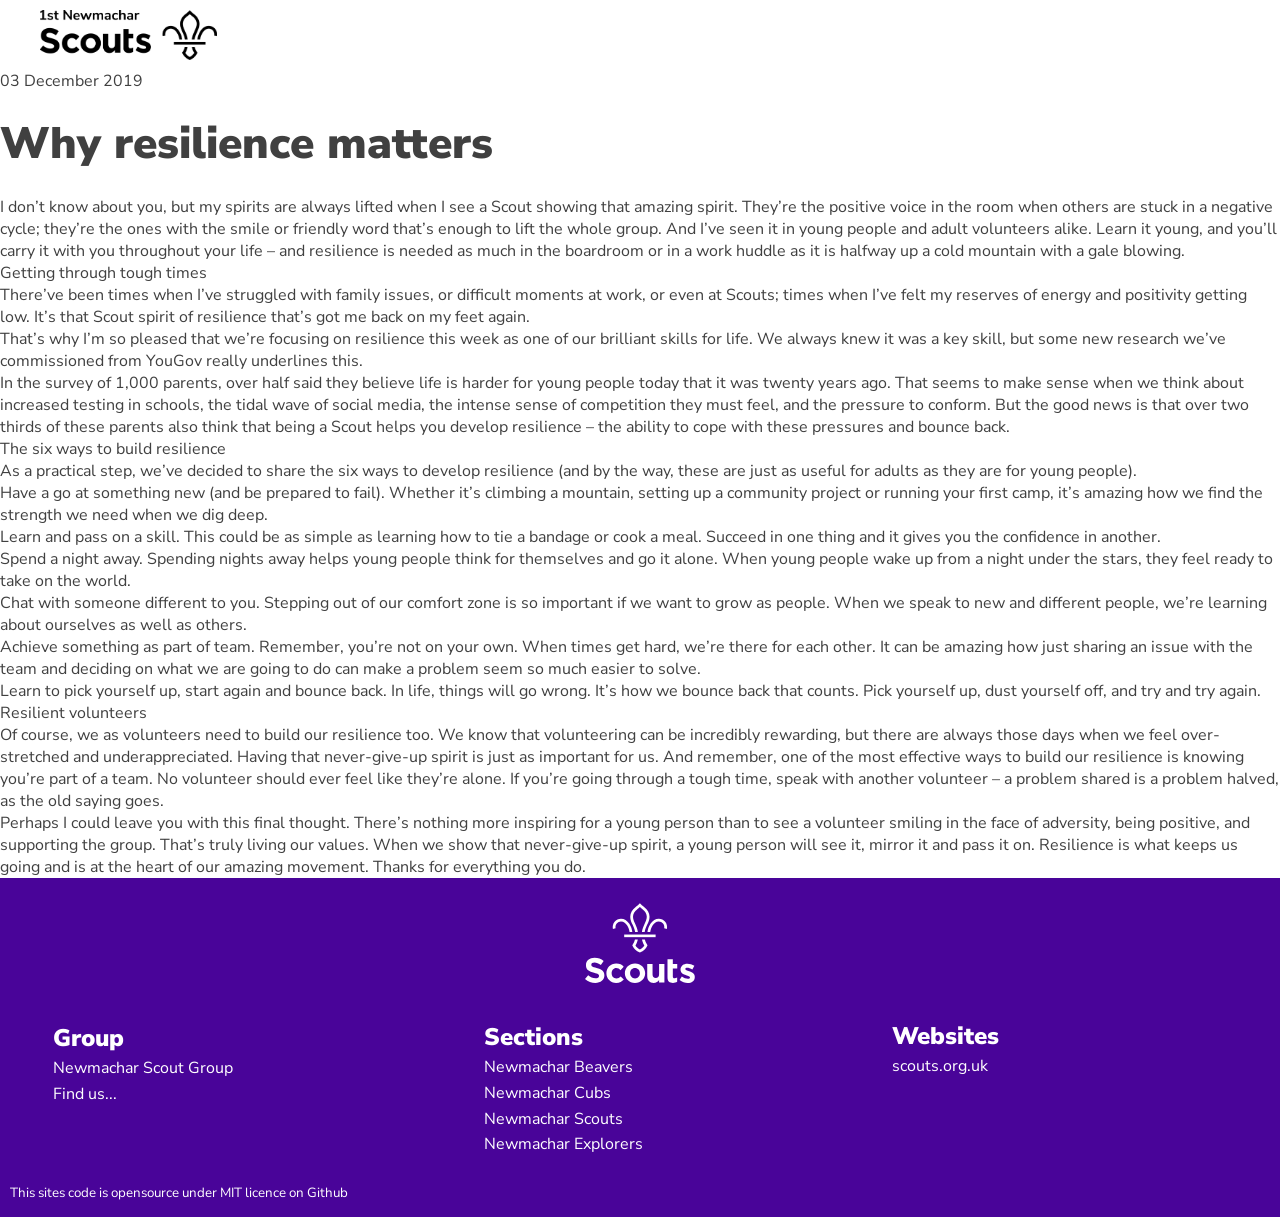
<file: blog.html>
<!DOCTYPE html>
<html>
	<head>
		<title>1st Newmachar Scout Group</title>

		<link rel="icon" type="image/png" sizes="16x16" href="assets/images/logos/favicon-16x16.png">

		<meta http-equiv="content-type" content="text/html; charset=utf-8" />
		<meta name="description" content="Scouting in Newmachar provides life changing adventure for young people aged 6 - 18 and adult volunteering opportunities." />
		<meta name="keywords" content="newmachar, scout group, scouts, scouting, cubs, beavers, aberdeenshire, gordon" />
		<meta name="author" content="1st Newmachar Scout Group">
		<meta name="viewport" content="width=device-width,initial-scale=1.0">

		<meta property="og:title" content="1st Newmachar Scout Group">
		<meta property="og:description" content="Scouting in Newmachar provides life changing adventure for young people aged 6 - 18 and adult volunteering opportunities.">

		<link href="https://fonts.googleapis.com/css?family=Nunito+Sans:300,300i,400,400i,700,700i,800,800i,900,900i" rel="stylesheet">
		<link rel="stylesheet" type="text/css" href="assets/css/layout.css"/>
		<link rel="stylesheet" type="text/css" href="assets/css/fonts.css"/>

	</head>
	<body>
			<div class="header">
					<a href="https://1stnewmacharscouts.org">
						<img src="assets/images/logos/scouts-black.png" alt="scout-logo-black" height="50px">
					</a>
				</div>
			<div class="StoryTitle">
				<p>03 December 2019</p>
				<h1>Why resilience matters</h1>
			</div>
			<div class="StoryArea">
				<p>
						I don’t know about you, but my spirits are always lifted when I see a Scout showing that amazing spirit. They’re the positive voice in the room when others are stuck in a negative cycle; they’re the ones with the smile or friendly word that’s enough to lift the whole group. And I’ve seen it in young people and adult volunteers alike. Learn it young, and you’ll carry it with you throughout your life – and resilience is needed as much in the boardroom or in a work huddle as it is halfway up a cold mountain with a gale blowing.
					</p><p>
						Getting through tough times
					</p><p>		
						There’ve been times when I’ve struggled with family issues, or difficult moments at work, or even at Scouts; times when I’ve felt my reserves of energy and positivity getting low. It’s that Scout spirit of resilience that’s got me back on my feet again.
					</p><p>		
						That’s why I’m so pleased that we’re focusing on resilience this week as one of our brilliant skills for life. We always knew it was a key skill, but some new research we’ve commissioned from YouGov really underlines this.
					</p><p>		
						In the survey of 1,000 parents, over half said they believe life is harder for young people today that it was twenty years ago. That seems to make sense when we think about increased testing in schools, the tidal wave of social media, the intense sense of competition they must feel, and the pressure to conform. But the good news is that over two thirds of these parents also think that being a Scout helps you develop resilience – the ability to cope with these pressures and bounce back.
					</p><p>		
						The six ways to build resilience
					</p><p>		
						As a practical step, we’ve decided to share the six ways to develop resilience (and by the way, these are just as useful for adults as they are for young people).
					</p><p>		
						Have a go at something new (and be prepared to fail).
						Whether it’s climbing a mountain, setting up a community project or running your first camp, it’s amazing how we find the strength we need when we dig deep.  
					</p><p>		
						Learn and pass on a skill.
						This could be as simple as learning how to tie a bandage or cook a meal. Succeed in one thing and it gives you the confidence in another.
					</p><p>		
						Spend a night away.
						Spending nights away helps young people think for themselves and go it alone. When young people wake up from a night under the stars, they feel ready to take on the world.
					</p><p>		
						Chat with someone different to you.
						Stepping out of our comfort zone is so important if we want to grow as people. When we speak to new and different people, we’re learning about ourselves as well as others.    
					</p><p>		
						Achieve something as part of team.
						Remember, you’re not on your own. When times get hard, we’re there for each other. It can be amazing how just sharing an issue with the team and deciding on what we are going to do can make a problem seem so much easier to solve.
					</p><p>		
						Learn to pick yourself up, start again and bounce back.
						In life, things will go wrong. It’s how we bounce back that counts. Pick yourself up, dust yourself off, and try and try again.
					</p><p>		
						Resilient volunteers
					</p><p>		
						Of course, we as volunteers need to build our resilience too. We know that volunteering can be incredibly rewarding, but there are always those days when we feel over-stretched and underappreciated. Having that never-give-up spirit is just as important for us. And remember, one of the most effective ways to build our resilience is knowing you’re part of a team. No volunteer should ever feel like they’re alone. If you’re going through a tough time, speak with another volunteer – a problem shared is a problem halved, as the old saying goes.
					</p><p>		
						Perhaps I could leave you with this final thought. There’s nothing more inspiring for a young person than to see a volunteer smiling in the face of adversity, being positive, and supporting the group. That’s truly living our values. When we show that never-give-up spirit, a young person will see it, mirror it and pass it on. Resilience is what keeps us going and is at the heart of our amazing movement. Thanks for everything you do.  
				</p>
			</div>
	</body>
	<footer>
		<img src="assets/images/logos/scouts-stack-white.svg" alt="scout-stack-white" class="footer-logo">
		<div class="grid-footer">
			<div class="Contact-Group">
					<address>
						<h4>Group</h4>
						<a href="mailto:newmacharscouts1@gmail.com"> Newmachar Scout Group</a><br>
						<a href="https://goo.gl/maps/AcLR6WEDn4KgxzaY7">Find us...</a>
					</address>
			</div>
			<div class="Contact-Sections" id="Contact-Sections">
					<address>
						<h4>Sections</h4>
						<a href="mailto:newmacharbeavers@gmail.com"> Newmachar Beavers</a><br>
						<a href="mailto:newmacharcubs@gmail.com"> Newmachar Cubs</a><br>
						<a href="mailto:newmacharscouts1@gmail.com"> Newmachar Scouts</a><br>
						<a href="mailto:newmacharexplorers@gordondistrictscouts.org.uk"> Newmachar Explorers</a>
					</address>
			</div>
			<div class="Websites">
				<h4>Websites</h4>
				<a href="https://www.scouts.org.uk"> scouts.org.uk</a><br>

			</div>
		</div>
		<div>
			<p><small>This sites code is opensource under MIT licence on <a href="https://github.com/gavbarnett/1stNewmacharScouts"> Github</a></small></p>
		</div>
	</footer>
</html>
</file>
<file: assets/css/layout.css>
* {margin: 0; padding: 0; outline: none;}

.header{
    margin: auto;
    max-width: 1200px; 
    padding: 10px;
    height: 50px;
}
.contentWallTitle{
    text-align: center;
    margin:auto;
    padding-block-end: 30px;
}

footer{
    background-color: #490499;
    color: #ffffff;
    line-height: 1.6rem;
    padding: 10px;
}
.splash { 
    grid-area: splash; 
    background-color: rgba(0, 0, 0, 0.6);
    padding: 10%;      
}
.splash p{
    font-size: 1.25rem;
}
.sections { 
    grid-area: sections;
    background-color: #490499; 
    font-weight: 700;
}
.volunteer { 
    grid-area: volunteer;
    background-color: #000000;
    font-weight: 700 ;
}
.Contact-Group { 
    grid-area: contactGroup;
}
.Contact-Sections { 
    grid-area: contactSections;
}
.Websites { 
    grid-area: websites;
}

.top-area{
    background-image: url("../images/beavers-in-woods.jpg");
    background-size: cover;
    background-repeat: no-repeat;
    background-position: center;
    vertical-align: auto;
    padding-top: 2%;
    padding-bottom: 2%;
}

.grid-container {
    display: grid;
    margin: auto;
    grid-template-columns: auto;
    grid-template-areas:
        'splash'
        'sections'
        'volunteer';
    padding: 2%;
}
.contentWall {
    background: #ffffff;
    column-count: 1;
    padding-left: 2%;
    padding-right: 2%;
    padding-bottom: 10px;
    column-gap: 2%;
    margin: auto;
    padding-block-end: 30px;
}
.contentBrick {
    background: #f0f0f0;
    break-inside: avoid;
    font-weight:400;
    padding-left:0%;
    padding-right:0%;
    padding-block-end: 2%; 
    margin-bottom: 5%;
}
.contentBrick h5{
    padding-block-start: 2%; 
}
.contentBrick p, h5{
    padding-left:5%;
    padding-right:5%;
}

.contentBrick img{
    width:100%;
    padding: 0;
    margin: 0;
}

.grid-footer {
    display: grid;
    margin: auto;
    grid-template-columns: auto;
    grid-template-areas:
        'contactGroup' 
        'contactSections'
        'websites';
    padding: 10px;
}


/* Smartphones (landscape) ----------- */
@media (min-width : 576px) {
    /* Styles */
    .grid-container {
        grid-template-columns: auto auto;
        grid-template-areas:
            'splash splash'
            'sections volunteer';
    }
    .grid-footer {
        grid-template-columns: 50% 50%;
        grid-template-areas:
            'contactGroup contactSections'
            'websites contactSections';
    }
    .contentWall {
        column-count: 2;
    }
}
/* Tablet and above (landscape) ----------- */
@media (min-width : 955px) {
    /* Styles */
    .grid-container {
        max-width: 955px; 
        grid-template-columns: 66% auto;
        grid-template-areas:
            'splash sections'
            'splash volunteer';
    }
    .grid-footer {
        max-width: 1200px; 
        grid-template-columns: auto auto auto;
        grid-template-areas:
            'contactGroup contactSections websites';
    }
    .contentWall {
        column-count: 3;
        max-width: 1200px; 
    }
}

.grid-container > div {
    text-align: left;
    padding: auto;
    color: #ffffff;
}

.grid-footer > div {
    text-align: left;
    padding: 3%;
}
.top-area{
    width: 100%;
}

.table{
    width: 100%;
    margin:auto;
    border: #000000;
    border-width: 10px; 
    height: 100%;
}

td{
    height: 3rem;
}
td:nth-child(1) {
    width: 35%;
    text-align: right;
    font-weight: normal; 
}
td:nth-child(2) {
    width: auto;
    text-align: center;
    font-weight: normal; 
}
td:nth-child(3) {
    width: 55%;
    text-align: left;
    font-weight: normal; 
}
.footer-logo {
    padding-top: 15px;
    padding-bottom: 15px;
    display: block;
    margin-left: auto;
    margin-right: auto;
  }
</file>
<file: assets/css/fonts.css>
address{
    font-style: normal;
}
body {
    font-family: "Nunito Sans",-apple-system,BlinkMacSystemFont,"Segoe UI",Roboto,Oxygen,Ubuntu,Cantarell,"Open Sans","Helvetica Neue",sans-serif;
    text-rendering: optimizeLegibility;
    color: #404040;
}
a{
    color: #404040;
    text-decoration: none;
}
.top-area a {
    color: #ffffff;
    text-decoration: none;
}
footer a {
    color: #ffffff;
    text-decoration: none;
}
a:hover {
    text-decoration: underline;
}
h1 {
    font-weight: 900;
    font-size: 2.75rem;
    margin: .5em 0;
}
h2 {
    font-weight: 900;
    font-size: 2rem;
    margin: .4em 0;
}
h3 {
    font-weight: 900;
    font-size: 1.75rem;
    margin: .3em 0;
}
h4 {
    font-weight: 900;
    font-size: 1.5rem;
    margin: .2em 0;
}
h5 {
    font-weight: 900;
    font-size: 1.25rem;
    margin: .2em 0;
}
h6 {
    font-weight: 400;
    font-size: 1.25rem;
    margin: .2em 0;
}
</file>
<file: cubs/assets/css/layout.css>
* {margin: 0; padding: 0; outline: none;}

.header{
    margin: auto;
    max-width: 1200px; 
    padding: 10px;
    height: 50px;
}
.bread-crumbs{
    margin: auto;
    background-color: #f1f1f1;
    color: #404040;
}
.bread-crumbs p{
    margin: auto;
    max-width: 1200px; 
    font-weight: 400;
    font-size: 1.25rem;
    padding-top: 0.5em;
    padding-bottom: 0.5em;
    padding-left: 2%;
    padding-right: 2%;  
}
.contentWallTitle{
    text-align: center;
    margin:auto;
    padding-block-end: 30px;
}

footer{
    background-color: #490499;
    color: #ffffff;
    line-height: 1.6rem;
    padding: 10px;
}
.splash { 
    grid-area: splash; 
    background-color: rgba(0, 0, 0, 0.6);
    padding: 10%;      
}
.splash p{
    font-size: 1.25rem;
}
.sections { 
    grid-area: sections;
    background-color: #490499; 
    font-weight: 700;
}
.volunteer { 
    grid-area: volunteer;
    background-color: #000000;
    font-weight: 700 ;
}
.Contact-Group { 
    grid-area: contactGroup;
}
.Contact-Sections { 
    grid-area: contactSections;
}
.Websites { 
    grid-area: websites;
}

.top-area{
    background-image: url("../images/beavers-in-woods.jpg");
    background-size: cover;
    background-repeat: no-repeat;
    background-position: center;
    vertical-align: auto;
    padding-top: 2%;
    padding-bottom: 2%;
}

.grid-container {
    display: grid;
    margin: auto;
    grid-template-columns: auto;
    grid-template-areas:
        'splash'
        'sections'
        'volunteer';
    padding: 2%;
}
.contentWall {
    background: #ffffff;
    column-count: 1;
    padding-left: 2%;
    padding-right: 2%;
    padding-bottom: 10px;
    column-gap: 2%;
    margin: auto;
    padding-block-end: 30px;
}
.contentBrick {
    background: #f0f0f0;
    break-inside: avoid;
    font-weight:400;
    padding-left:0%;
    padding-right:0%;
    padding-block-end: 2%; 
    margin-bottom: 5%;
}
.contentBrick h5{
    padding-block-start: 2%; 
}
.contentBrick p, h5{
    padding-left:5%;
    padding-right:5%;
}

.contentBrick img{
    width:100%;
    padding: 0;
    margin: 0;
}

.grid-footer {
    display: grid;
    margin: auto;
    grid-template-columns: auto;
    grid-template-areas:
        'contactGroup' 
        'contactSections'
        'websites';
    padding: 10px;
}


/* Smartphones (landscape) ----------- */
@media (min-width : 576px) {
    /* Styles */
    .grid-container {
        grid-template-columns: auto auto;
        grid-template-areas:
            'splash splash'
            'sections volunteer';
    }
    .grid-footer {
        grid-template-columns: 50% 50%;
        grid-template-areas:
            'contactGroup contactSections'
            'websites contactSections';
    }
    .contentWall {
        column-count: 2;
    }
}
/* Tablet and above (landscape) ----------- */
@media (min-width : 955px) {
    /* Styles */
    .grid-container {
        max-width: 955px; 
        grid-template-columns: 66% auto;
        grid-template-areas:
            'splash sections'
            'splash volunteer';
    }
    .grid-footer {
        max-width: 1200px; 
        grid-template-columns: auto auto auto;
        grid-template-areas:
            'contactGroup contactSections websites';
    }
    .contentWall {
        column-count: 3;
        max-width: 1200px; 
    }
}

.grid-container > div {
    text-align: left;
    padding: auto;
    color: #ffffff;
}

.grid-footer > div {
    text-align: left;
    padding: 3%;
}
.top-area{
    width: 100%;
}

.table{
    width: 100%;
    margin:auto;
    border: #000000;
    border-width: 10px; 
    height: 100%;
}

td{
    height: 3rem;
}
td:nth-child(1) {
    width: 35%;
    text-align: right;
    font-weight: normal; 
}
td:nth-child(2) {
    width: auto;
    text-align: center;
    font-weight: normal; 
}
td:nth-child(3) {
    width: 55%;
    text-align: left;
    font-weight: normal; 
}
.footer-logo {
    padding-top: 15px;
    padding-bottom: 15px;
    display: block;
    margin-left: auto;
    margin-right: auto;
  }
</file>
<file: cubs/assets/css/fonts.css>
address{
    font-style: normal;
}
body {
    font-family: "Nunito Sans",-apple-system,BlinkMacSystemFont,"Segoe UI",Roboto,Oxygen,Ubuntu,Cantarell,"Open Sans","Helvetica Neue",sans-serif;
    text-rendering: optimizeLegibility;
    color: #404040;
}
a{
    color: #404040;
    text-decoration: none;
}
.top-area a {
    color: #ffffff;
    text-decoration: none;
}
footer a {
    color: #ffffff;
    text-decoration: none;
}
a:hover {
    text-decoration: underline;
}
h1 {
    font-weight: 900;
    font-size: 2.75rem;
    margin: .5em 0;
}
h2 {
    font-weight: 900;
    font-size: 2rem;
    margin: .4em 0;
}
h3 {
    font-weight: 900;
    font-size: 1.75rem;
    margin: .3em 0;
}
h4 {
    font-weight: 900;
    font-size: 1.5rem;
    margin: .2em 0;
}
h5 {
    font-weight: 900;
    font-size: 1.25rem;
    margin: .2em 0;
}
h6 {
    font-weight: 400;
    font-size: 1.25rem;
    margin: .2em 0;
}
</file>
<file: cubs/assets/css/slideshow.css>
/* {box-sizing:border-box} */

/* Slideshow container */
.slideshow-container {
  max-width: 1000px;
  position: relative;
  margin: auto;
}

/* Hide the images by default */
.mySlides {
  display: none;
}

/* Next & previous buttons */
.prev, .next {
  cursor: pointer;
  position: absolute;
  top: 50%;
  width: auto;
  margin-top: -22px;
  padding: 16px;
  color: white;
  font-weight: bold;
  font-size: 1.25rem;
  transition: 0.6s ease;
  border-radius: 0 3px 3px 0;
  user-select: none;
}

/* Position the "next button" to the right */
.next {
  right: 0;
  border-radius: 3px 0 0 3px;
}

/* On hover, add a black background color with a little bit see-through */
.prev:hover, .next:hover {
  background-color: rgba(0,0,0,0.8);
}

/* Caption text */
.text {
  color: #f2f2f2;
  background-color: rgba(0,0,0,0.8);

  font-size: 1.25rem;
  padding: 8px 0px 8px 0px;
  position: absolute;
  bottom: 5px;
  width: 100%;
  text-align: center;
}

/* Number text (1/3 etc) */
.numbertext {
  color: #f2f2f2;
  font-size: 1.25rem;
  padding: 8px 12px;
  position: absolute;
  top: 0;
}

/* The dots/bullets/indicators */
.dot {
  cursor: pointer;
  height: 15px;
  width: 15px;
  margin: 0 2px;
  background-color: #bbb;
  border-radius: 50%;
  display: inline-block;
  transition: background-color 0.6s ease;
}

.active, .dot:hover {
  background-color: #717171;
}

/* Fading animation */
.fade {
  -webkit-animation-name: fade;
  -webkit-animation-duration: 1.5s;
  animation-name: fade;
  animation-duration: 1.5s;
}

@-webkit-keyframes fade {
  from {opacity: .4}
  to {opacity: 1}
}

@keyframes fade {
  from {opacity: .4}
  to {opacity: 1}
}
</file>
<file: cubs/blogs/akelas_first_blog/assets/css/layout.css>
* {margin: 0; padding: 0; outline: none;}

.header{
    margin: auto;
    max-width: 1200px; 
    padding: 10px;
    height: 50px;
}

.bread-crumbs{
    margin: auto;
    background-color: #f1f1f1;
    color: #404040;
}
.bread-crumbs p{
    margin: auto;
    max-width: 1200px; 
    font-weight: 400;
    font-size: 1.25rem;
    padding-top: 0.5em;
    padding-bottom: 0.5em;
    padding-left: 2%;
    padding-right: 2%;
  
}
.story-title-text{
    max-width: 1200px;
    margin: auto;
}

.story-title-text h1{
    margin: 0 0 0.5em;
}

.grid-footer {
    display: grid;
    margin: auto;
    grid-template-columns: auto;
    grid-template-areas:
        'contactGroup' 
        'contactSections'
        'websites';
    padding: 10px;
}


/* Smartphones (landscape) ----------- */
@media (min-width : 576px) {
    /* Styles */
    .grid-container {
        grid-template-columns: auto auto;
        grid-template-areas:
            'splash splash'
            'sections volunteer';
    }
    .grid-footer {
        grid-template-columns: 50% 50%;
        grid-template-areas:
            'contactGroup contactSections'
            'websites contactSections';
    }
    .contentWall {
        column-count: 2;
    }
}
/* Tablet and above (landscape) ----------- */
@media (min-width : 955px) {
    /* Styles */
    .grid-container {
        max-width: 955px; 
        grid-template-columns: 66% auto;
        grid-template-areas:
            'splash sections'
            'splash volunteer';
    }
    .grid-footer {
        max-width: 1200px; 
        grid-template-columns: auto auto auto;
        grid-template-areas:
            'contactGroup contactSections websites';
    }
    .contentWall {
        column-count: 3;
        max-width: 1200px; 
    }
}

.grid-container > div {
    text-align: left;
    padding: auto;
    color: #ffffff;
}

.grid-footer > div {
    text-align: left;
    padding: 3%;
}
.top-area{
    width: 100%;
}

.Contact-Group { 
    grid-area: contactGroup;
}
.Contact-Sections { 
    grid-area: contactSections;
}
.Websites { 
    grid-area: websites;
}
.footer-logo {
    padding-top: 15px;
    padding-bottom: 15px;
    display: block;
    margin-left: auto;
    margin-right: auto;
  }
</file>
<file: cubs/blogs/akelas_first_blog/assets/css/fonts.css>
address{
    font-style: normal;
}
body {
    font-family: "Nunito Sans",-apple-system,BlinkMacSystemFont,"Segoe UI",Roboto,Oxygen,Ubuntu,Cantarell,"Open Sans","Helvetica Neue",sans-serif;
    text-rendering: optimizeLegibility;
    color: #404040;
}
a{
    color: #404040;
    text-decoration: none;
}
.top-area a {
    color: #ffffff;
    text-decoration: none;
}
footer a {
    color: #ffffff;
    text-decoration: none;
}
a:hover {
    text-decoration: underline;
}
h1 {
    font-weight: 900;
    font-size: 2.75rem;
    margin: .5em 0;
}
h2 {
    font-weight: 900;
    font-size: 2rem;
    margin: .4em 0;
}
h3 {
    font-weight: 900;
    font-size: 1.75rem;
    margin: .3em 0;
}
h4 {
    font-weight: 900;
    font-size: 1.5rem;
    margin: .2em 0;
}
h5 {
    font-weight: 900;
    font-size: 1.25rem;
    margin: .2em 0;
}
h6 {
    font-weight: 400;
    font-size: 1.25rem;
    margin: .2em 0;
}
</file>
<file: cubs/blogs/akelas_first_blog/assets/css/cub_styles.css>
/*This is the style sheet for your page that you can edit

You can change the text colours "color", the background colour "background-color" and a few other things. 

## Colors = colours (Americans again!)
    All colours below are in hex such as #7413dc for scout purple, You can find the standard Scout colurs on page 12 & 13 of https://docs.scoutsbrand.org.uk/guidelines.pdf
    
    But you are free to use other colours, you can look them up here: https://www.w3schools.com/colors/colors_picker.asp?colorhex=7413dc
    or just google "hex color picker"  
    
    For simple colors you can just type them. For example "color: red" would work. 
    You can find the standard colour names here: https://www.w3schools.com/colors/colors_hex.asp 

*/


.story-title-box {
    margin: auto;
    background: #00a794;
    color: #ffffff;
    padding: 0.5em;
}

.story-page {
    align-items: center;
    margin: auto;
    max-width: 1200px;
    background: #ffffff;
    color: #404040;
    padding: 0.5em;
    margin-top: 0.5em;
    margin-bottom: 0.5em;
}

/* This sets the spaceing between paragraphs*/
.story-page p {
    margin: 1em 0;
}

/* This would change the color of all h1 headers in your blog*/
.story-page h1 {
    color: #404040;
}

/* This would change the color of all h2 headers in your blog*/
.story-page h2 {
    color: #404040;
}

.story-page img{
    display: block;
    margin: auto;
    margin-top: 0.5em;
    max-width: min(100%, 1200px);
}

footer{
    background-color: #7413dc;
    color: #ffffff;
    line-height: 1.6rem;
    padding: 10px;
}
</file>
<file: cubs/blogs/cal/assets/css/layout.css>
* {margin: 0; padding: 0; outline: none;}

.header{
    margin: auto;
    max-width: 1200px; 
    padding: 10px;
    height: 50px;
}

.bread-crumbs{
    margin: auto;
    background-color: #f1f1f1;
    color: #404040;
}
.bread-crumbs p{
    margin: auto;
    max-width: 1200px; 
    font-weight: 400;
    font-size: 1.25rem;
    padding-top: 0.5em;
    padding-bottom: 0.5em;
    padding-left: 2%;
    padding-right: 2%;
  
}
.story-title-text{
    max-width: 1200px;
    margin: auto;
}

.story-title-text h1{
    margin: 0 0 0.5em;
}

.grid-footer {
    display: grid;
    margin: auto;
    grid-template-columns: auto;
    grid-template-areas:
        'contactGroup' 
        'contactSections'
        'websites';
    padding: 10px;
}


/* Smartphones (landscape) ----------- */
@media (min-width : 576px) {
    /* Styles */
    .grid-container {
        grid-template-columns: auto auto;
        grid-template-areas:
            'splash splash'
            'sections volunteer';
    }
    .grid-footer {
        grid-template-columns: 50% 50%;
        grid-template-areas:
            'contactGroup contactSections'
            'websites contactSections';
    }
    .contentWall {
        column-count: 2;
    }
}
/* Tablet and above (landscape) ----------- */
@media (min-width : 955px) {
    /* Styles */
    .grid-container {
        max-width: 955px; 
        grid-template-columns: 66% auto;
        grid-template-areas:
            'splash sections'
            'splash volunteer';
    }
    .grid-footer {
        max-width: 1200px; 
        grid-template-columns: auto auto auto;
        grid-template-areas:
            'contactGroup contactSections websites';
    }
    .contentWall {
        column-count: 3;
        max-width: 1200px; 
    }
}

.grid-container > div {
    text-align: left;
    padding: auto;
    color: #ffffff;
}

.grid-footer > div {
    text-align: left;
    padding: 3%;
}
.top-area{
    width: 100%;
}

.Contact-Group { 
    grid-area: contactGroup;
}
.Contact-Sections { 
    grid-area: contactSections;
}
.Websites { 
    grid-area: websites;
}
.footer-logo {
    padding-top: 15px;
    padding-bottom: 15px;
    display: block;
    margin-left: auto;
    margin-right: auto;
  }
</file>
<file: cubs/blogs/cal/assets/css/fonts.css>
address{
    font-style: normal;
}
body {
    font-family: "Nunito Sans",-apple-system,BlinkMacSystemFont,"Segoe UI",Roboto,Oxygen,Ubuntu,Cantarell,"Open Sans","Helvetica Neue",sans-serif;
    text-rendering: optimizeLegibility;
    color: #404040;
}
a{
    color: #404040;
    text-decoration: none;
}
.top-area a {
    color: #ffffff;
    text-decoration: none;
}
footer a {
    color: #ffffff;
    text-decoration: none;
}
a:hover {
    text-decoration: underline;
}
h1 {
    font-weight: 900;
    font-size: 2.75rem;
    margin: .5em 0;
}
h2 {
    font-weight: 900;
    font-size: 2rem;
    margin: .4em 0;
}
h3 {
    font-weight: 900;
    font-size: 1.75rem;
    margin: .3em 0;
}
h4 {
    font-weight: 900;
    font-size: 1.5rem;
    margin: .2em 0;
}
h5 {
    font-weight: 900;
    font-size: 1.25rem;
    margin: .2em 0;
}
h6 {
    font-weight: 400;
    font-size: 1.25rem;
    margin: .2em 0;
}
</file>
<file: cubs/blogs/cal/assets/css/cub_styles.css>
/*This is the style sheet for your page that you can edit

You can change the text colours "color", the background colour "background-color" and a few other things. 

## Colors = colours (Americans again!)
    All colours below are in hex such as #7413dc for scout purple, You can find the standard Scout colurs on page 12 & 13 of https://docs.scoutsbrand.org.uk/guidelines.pdf
    
    But you are free to use other colours, you can look them up here: https://www.w3schools.com/colors/colors_picker.asp?colorhex=7413dc
    or just google "hex color picker"  
    
    For simple colors you can just type them. For example "color: red" would work. 
    You can find the standard colour names here: https://www.w3schools.com/colors/colors_hex.asp 

*/


.story-title-box {
    margin: auto;
    background: #00a794;
    color: #00ff00;
    padding: 0.5em;
}

.story-page {
    align-items: center;
    margin: auto;
    max-width: 1200px;
    background: #009933;
    color: #ffffff;
    padding: 0.5em;
    margin-top: 0.5em;
    margin-bottom: 0.5em;
 
}

/* This sets the spaceing between paragraphs*/
.story-page p {
    margin: 1em 0;
}

/* This would change the color of all h1 headers in your blog*/
.story-page h1 {
    color: #404040;
}

/* This would change the color of all h2 headers in your blog*/
.story-page h2 {
    color: #404040;
}

.story-page img{
    display: block;
    margin: auto;
    margin-top: 0.5em;
    max-width: min(100%, 1200px);
}

footer{
    background-color: #7413dc;
    color: #ffffff;
    line-height: 1.6rem;
    padding: 10px;
}
</file>
<file: cubs/blogs/charlie/assets/css/layout.css>
* {margin: 0; padding: 0; outline: none;}

.header{
    margin: auto;
    max-width: 1200px; 
    padding: 10px;
    height: 50px;
}

.bread-crumbs{
    margin: auto;
    background-color: #f1f1f1;
    color: #404040;
}
.bread-crumbs p{
    margin: auto;
    max-width: 1200px; 
    font-weight: 400;
    font-size: 1.25rem;
    padding-top: 0.5em;
    padding-bottom: 0.5em;
    padding-left: 2%;
    padding-right: 2%;
  
}
.story-title-text{
    max-width: 1200px;
    margin: auto;
}

.story-title-text h1{
    margin: 0 0 0.5em;
}

.grid-footer {
    display: grid;
    margin: auto;
    grid-template-columns: auto;
    grid-template-areas:
        'contactGroup' 
        'contactSections'
        'websites';
    padding: 10px;
}


/* Smartphones (landscape) ----------- */
@media (min-width : 576px) {
    /* Styles */
    .grid-container {
        grid-template-columns: auto auto;
        grid-template-areas:
            'splash splash'
            'sections volunteer';
    }
    .grid-footer {
        grid-template-columns: 50% 50%;
        grid-template-areas:
            'contactGroup contactSections'
            'websites contactSections';
    }
    .contentWall {
        column-count: 2;
    }
}
/* Tablet and above (landscape) ----------- */
@media (min-width : 955px) {
    /* Styles */
    .grid-container {
        max-width: 955px; 
        grid-template-columns: 66% auto;
        grid-template-areas:
            'splash sections'
            'splash volunteer';
    }
    .grid-footer {
        max-width: 1200px; 
        grid-template-columns: auto auto auto;
        grid-template-areas:
            'contactGroup contactSections websites';
    }
    .contentWall {
        column-count: 3;
        max-width: 1200px; 
    }
}

.grid-container > div {
    text-align: left;
    padding: auto;
    color: #ffffff;
}

.grid-footer > div {
    text-align: left;
    padding: 3%;
}
.top-area{
    width: 100%;
}

.Contact-Group { 
    grid-area: contactGroup;
}
.Contact-Sections { 
    grid-area: contactSections;
}
.Websites { 
    grid-area: websites;
}
.footer-logo {
    padding-top: 15px;
    padding-bottom: 15px;
    display: block;
    margin-left: auto;
    margin-right: auto;
  }
</file>
<file: cubs/blogs/charlie/assets/css/fonts.css>
address{
    font-style: normal;
}
body {
    font-family: "Nunito Sans",-apple-system,BlinkMacSystemFont,"Segoe UI",Roboto,Oxygen,Ubuntu,Cantarell,"Open Sans","Helvetica Neue",sans-serif;
    text-rendering: optimizeLegibility;
    color: #404040;
}
a{
    color: #404040;
    text-decoration: none;
}
.top-area a {
    color: #ffffff;
    text-decoration: none;
}
footer a {
    color: #ffffff;
    text-decoration: none;
}
a:hover {
    text-decoration: underline;
}
h1 {
    font-weight: 900;
    font-size: 2.75rem;
    margin: .5em 0;
}
h2 {
    font-weight: 900;
    font-size: 2rem;
    margin: .4em 0;
}
h3 {
    font-weight: 900;
    font-size: 1.75rem;
    margin: .3em 0;
}
h4 {
    font-weight: 900;
    font-size: 1.5rem;
    margin: .2em 0;
}
h5 {
    font-weight: 900;
    font-size: 1.25rem;
    margin: .2em 0;
}
h6 {
    font-weight: 400;
    font-size: 1.25rem;
    margin: .2em 0;
}
</file>
<file: cubs/blogs/charlie/assets/css/cub_styles.css>
/*This is the style sheet for your page that you can edit

You can change the text colours "color", the background colour "background-color" and a few other things. 

## Colors = colours (Americans again!)
    All colours below are in hex such as #7413dc for scout purple, You can find the standard Scout colurs on page 12 & 13 of https://docs.scoutsbrand.org.uk/guidelines.pdf
    
    But you are free to use other colours, you can look them up here: https://www.w3schools.com/colors/colors_picker.asp?colorhex=7413dc
    or just google "hex color picker"  
    
    For simple colors you can just type them. For example "color: red" would work. 
    You can find the standard colour names here: https://www.w3schools.com/colors/colors_hex.asp 

*/


.story-title-box {
    margin: auto;
    background: #F5841A;
    color: #ffffff;
    padding: 0.5em;
}

.story-page {
    align-items: center;
    margin: auto;
    max-width: 1200px;
    background: #11ECDB;
    color: #0911C6;
    padding: 0.5em;
    margin-top: 0.5em;
    margin-bottom: 0.5em;
}

/* This sets the spaceing between paragraphs*/
.story-page p {
    margin: 1em 0;
}

/* This would change the color of all h1 headers in your blog*/
.story-page h1 {
    color: #404040;
}

/* This would change the color of all h2 headers in your blog*/
.story-page h2 {
    color: #404040;
}

.story-page img{
    display: block;
    margin: auto;
    margin-top: 0.5em;
    max-width: min(100%, 1200px);
}

footer{
    background-color: #EC2511;
    color: #ffffff;
    line-height: 1.6rem;
    padding: 10px;
}
</file>
<file: cubs/blogs/david/assets/css/layout.css>
* {margin: 0; padding: 0; outline: none;}

.header{
    margin: auto;
    max-width: 1200px; 
    padding: 10px;
    height: 50px;
}

.bread-crumbs{
    margin: auto;
    background-color: #f1f1f1;
    color: #404040;
}
.bread-crumbs p{
    margin: auto;
    max-width: 1200px; 
    font-weight: 400;
    font-size: 1.25rem;
    padding-top: 0.5em;
    padding-bottom: 0.5em;
    padding-left: 2%;
    padding-right: 2%;
  
}
.story-title-text{
    max-width: 1200px;
    margin: auto;
}

.story-title-text h1{
    margin: 0 0 0.5em;
}

.grid-footer {
    display: grid;
    margin: auto;
    grid-template-columns: auto;
    grid-template-areas:
        'contactGroup' 
        'contactSections'
        'websites';
    padding: 10px;
}


/* Smartphones (landscape) ----------- */
@media (min-width : 576px) {
    /* Styles */
    .grid-container {
        grid-template-columns: auto auto;
        grid-template-areas:
            'splash splash'
            'sections volunteer';
    }
    .grid-footer {
        grid-template-columns: 50% 50%;
        grid-template-areas:
            'contactGroup contactSections'
            'websites contactSections';
    }
    .contentWall {
        column-count: 2;
    }
}
/* Tablet and above (landscape) ----------- */
@media (min-width : 955px) {
    /* Styles */
    .grid-container {
        max-width: 955px; 
        grid-template-columns: 66% auto;
        grid-template-areas:
            'splash sections'
            'splash volunteer';
    }
    .grid-footer {
        max-width: 1200px; 
        grid-template-columns: auto auto auto;
        grid-template-areas:
            'contactGroup contactSections websites';
    }
    .contentWall {
        column-count: 3;
        max-width: 1200px; 
    }
}

.grid-container > div {
    text-align: left;
    padding: auto;
    color: #ffffff;
}

.grid-footer > div {
    text-align: left;
    padding: 3%;
}
.top-area{
    width: 100%;
}

.Contact-Group { 
    grid-area: contactGroup;
}
.Contact-Sections { 
    grid-area: contactSections;
}
.Websites { 
    grid-area: websites;
}
.footer-logo {
    padding-top: 15px;
    padding-bottom: 15px;
    display: block;
    margin-left: auto;
    margin-right: auto;
  }
</file>
<file: cubs/blogs/david/assets/css/fonts.css>
address{
    font-style: normal;
}
body {
    font-family: "Nunito Sans",-apple-system,BlinkMacSystemFont,"Segoe UI",Roboto,Oxygen,Ubuntu,Cantarell,"Open Sans","Helvetica Neue",sans-serif;
    text-rendering: optimizeLegibility;
    color: #404040;
}
a{
    color: #404040;
    text-decoration: none;
}
.top-area a {
    color: #ffffff;
    text-decoration: none;
}
footer a {
    color: #ffffff;
    text-decoration: none;
}
a:hover {
    text-decoration: underline;
}
h1 {
    font-weight: 900;
    font-size: 2.75rem;
    margin: .5em 0;
}
h2 {
    font-weight: 900;
    font-size: 2rem;
    margin: .4em 0;
}
h3 {
    font-weight: 900;
    font-size: 1.75rem;
    margin: .3em 0;
}
h4 {
    font-weight: 900;
    font-size: 1.5rem;
    margin: .2em 0;
}
h5 {
    font-weight: 900;
    font-size: 1.25rem;
    margin: .2em 0;
}
h6 {
    font-weight: 400;
    font-size: 1.25rem;
    margin: .2em 0;
}
</file>
<file: cubs/blogs/david/assets/css/cub_styles.css>
/*This is the style sheet for your page that you can edit

You can change the text colours "color", the background colour "background-color" and a few other things. 

## Colors = colours (Americans again!)
    All colours below are in hex such as #7413dc for scout purple, You can find the standard Scout colurs on page 12 & 13 of https://docs.scoutsbrand.org.uk/guidelines.pdf
    
    But you are free to use other colours, you can look them up here: https://www.w3schools.com/colors/colors_picker.asp?colorhex=7413dc
    or just google "hex color picker"  
    
    For simple colors you can just type them. For example "color: red" would work. 
    You can find the standard colour names here: https://www.w3schools.com/colors/colors_hex.asp 

*/


.story-title-box {
    margin: auto;
    background: #7413dc;
    color: #ffffff;
    padding: 0.5em;
}

.story-page {
    align-items: center;
    margin: auto;
    max-width: 1200px;
    background: #ffffff;
    color: #404040;
    padding: 0.5em;
    margin-top: 0.5em;
    margin-bottom: 0.5em;
}

.column {
	float: left;
	padding: 15px;
	width: 40%;
}

/* Clear floats after the columns */
.row:after {
	content: "";
	display: table;
	clear: both;
}

/* Responsive layout - makes the three columns stack on top of each other instead of next to each other */
@media screen and (max-width:600px) {
	.column {
		width: 100%;
	}
}

/* This sets the spaceing between paragraphs*/
.story-page p {
    margin: 1em 0;
}

/* This would change the color of all h1 headers in your blog*/
.story-page h1 {
    color: #404040;
}

/* This would change the color of all h2 headers in your blog*/
.story-page h2 {
    color: #404040;
}

.story-page a {
    color: #7413dc;
    text-decoration: underline dotted;
}

.story-page a:hover {
    text-decoration: underline;
}

.story-page img {
    display: block;
    margin: auto;
    margin-top: 0.5em;
    max-width: min(100%, 1200px);
}

.story-page img-caption {
	color: #6c6c6c;
	text-align: center;
	font-size: 1.5em;
	font-weight: bold;
}


footer{
    background-color: #7413dc;
    color: #ffffff;
    line-height: 1.6rem;
    padding: 10px;
}
</file>
<file: cubs/blogs/lewis/assets/css/layout.css>
* {margin: 0; padding: 0; outline: none;}

.header{
    margin: auto;
    max-width: 1200px; 
    padding: 10px;
    height: 50px;
}

.bread-crumbs{
    margin: auto;
    background-color: #f1f1f1;
    color: #404040;
}
.bread-crumbs p{
    margin: auto;
    max-width: 1200px; 
    font-weight: 400;
    font-size: 1.25rem;
    padding-top: 0.5em;
    padding-bottom: 0.5em;
    padding-left: 2%;
    padding-right: 2%;
  
}
.story-title-text{
    max-width: 1200px;
    margin: auto;
}

.story-title-text h1{
    margin: 0 0 0.5em;
}

.grid-footer {
    display: grid;
    margin: auto;
    grid-template-columns: auto;
    grid-template-areas:
        'contactGroup' 
        'contactSections'
        'websites';
    padding: 10px;
}


/* Smartphones (landscape) ----------- */
@media (min-width : 576px) {
    /* Styles */
    .grid-container {
        grid-template-columns: auto auto;
        grid-template-areas:
            'splash splash'
            'sections volunteer';
    }
    .grid-footer {
        grid-template-columns: 50% 50%;
        grid-template-areas:
            'contactGroup contactSections'
            'websites contactSections';
    }
    .contentWall {
        column-count: 2;
    }
}
/* Tablet and above (landscape) ----------- */
@media (min-width : 955px) {
    /* Styles */
    .grid-container {
        max-width: 955px; 
        grid-template-columns: 66% auto;
        grid-template-areas:
            'splash sections'
            'splash volunteer';
    }
    .grid-footer {
        max-width: 1200px; 
        grid-template-columns: auto auto auto;
        grid-template-areas:
            'contactGroup contactSections websites';
    }
    .contentWall {
        column-count: 3;
        max-width: 1200px; 
    }
}

.grid-container > div {
    text-align: left;
    padding: auto;
    color: #ffffff;
}

.grid-footer > div {
    text-align: left;
    padding: 3%;
}
.top-area{
    width: 100%;
}

.Contact-Group { 
    grid-area: contactGroup;
}
.Contact-Sections { 
    grid-area: contactSections;
}
.Websites { 
    grid-area: websites;
}
.footer-logo {
    padding-top: 15px;
    padding-bottom: 15px;
    display: block;
    margin-left: auto;
    margin-right: auto;
  }
</file>
<file: cubs/blogs/lewis/assets/css/fonts.css>
address{
    font-style: normal;
}
body {
    font-family: "Nunito Sans",-apple-system,BlinkMacSystemFont,"Segoe UI",Roboto,Oxygen,Ubuntu,Cantarell,"Open Sans","Helvetica Neue",sans-serif;
    text-rendering: optimizeLegibility;
    color: #404040;
}
a{
    color: #404040;
    text-decoration: none;
}
.top-area a {
    color: #ffffff;
    text-decoration: none;
}
footer a {
    color: #ffffff;
    text-decoration: none;
}
a:hover {
    text-decoration: underline;
}
h1 {
    font-weight: 900;
    font-size: 2.75rem;
    margin: .5em 0;
}
h2 {
    font-weight: 900;
    font-size: 2rem;
    margin: .4em 0;
}
h3 {
    font-weight: 900;
    font-size: 1.75rem;
    margin: .3em 0;
}
h4 {
    font-weight: 900;
    font-size: 1.5rem;
    margin: .2em 0;
}
h5 {
    font-weight: 900;
    font-size: 1.25rem;
    margin: .2em 0;
}
h6 {
    font-weight: 400;
    font-size: 1.25rem;
    margin: .2em 0;
}
</file>
<file: cubs/blogs/lewis/assets/css/cub_styles.css>
/*This is the style sheet for your page that you can edit

You can change the text colours "color", the background colour "background-color" and a few other things. 

## Colors = colours (Americans again!)
    All colours below are in hex such as #7413dc for scout purple, You can find the standard Scout colurs on page 12 & 13 of https://docs.scoutsbrand.org.uk/guidelines.pdf
    
    But you are free to use other colours, you can look them up here: https://www.w3schools.com/colors/colors_picker.asp?colorhex=7413dc
    or just google "hex color picker"  
    
    For simple colors you can just type them. For example "color: red" would work. 
    You can find the standard colour names here: https://www.w3schools.com/colors/colors_hex.asp 

*/


.story-title-box {
    margin: auto;
    background: #00a794;
    color: #ffffff;
    padding: 0.5em;
}

.story-page {
    align-items: center;
    margin: auto;
    max-width: 1200px;
    background: #ffffff;
    color: #404040;
    padding: 0.5em;
    margin-top: 0.5em;
    margin-bottom: 0.5em;
    list-style-position: inside;
}

ul {
	list-style-position: inside;
}

/* This sets the spaceing between paragraphs*/
.story-page p {
    margin: 1em 0;
}

/* This would change the color of all h1 headers in your blog*/
.story-page h1 {
    color: #404040;
}

/* This would change the color of all h2 headers in your blog*/
.story-page h2 {
    color: #404040;
}

.story-page img{
    display: block;
    margin: auto;
    margin-top: 0.5em;
    max-width: min(100%, 1200px);
}

footer{
    background-color: #7413dc;
    color: #ffffff;
    line-height: 1.6rem;
    padding: 10px;
}
</file>
<file: cubs/blogs/struan_a/assets/css/layout.css>
* {margin: 0; padding: 0; outline: none;}

.header{
    margin: auto;
    max-width: 1200px; 
    padding: 10px;
    height: 50px;
}

.bread-crumbs{
    margin: auto;
    background-color: #f1f1f1;
    color: #404040;
}
.bread-crumbs p{
    margin: auto;
    max-width: 1200px; 
    font-weight: 400;
    font-size: 1.25rem;
    padding-top: 0.5em;
    padding-bottom: 0.5em;
    padding-left: 2%;
    padding-right: 2%;
  
}
.story-title-text{
    max-width: 1200px;
    margin: auto;
}

.story-title-text h1{
    margin: 0 0 0.5em;
}

.grid-footer {
    display: grid;
    margin: auto;
    grid-template-columns: auto;
    grid-template-areas:
        'contactGroup' 
        'contactSections'
        'websites';
    padding: 10px;
}


/* Smartphones (landscape) ----------- */
@media (min-width : 576px) {
    /* Styles */
    .grid-container {
        grid-template-columns: auto auto;
        grid-template-areas:
            'splash splash'
            'sections volunteer';
    }
    .grid-footer {
        grid-template-columns: 50% 50%;
        grid-template-areas:
            'contactGroup contactSections'
            'websites contactSections';
    }
    .contentWall {
        column-count: 2;
    }
}
/* Tablet and above (landscape) ----------- */
@media (min-width : 955px) {
    /* Styles */
    .grid-container {
        max-width: 955px; 
        grid-template-columns: 66% auto;
        grid-template-areas:
            'splash sections'
            'splash volunteer';
    }
    .grid-footer {
        max-width: 1200px; 
        grid-template-columns: auto auto auto;
        grid-template-areas:
            'contactGroup contactSections websites';
    }
    .contentWall {
        column-count: 3;
        max-width: 1200px; 
    }
}

.grid-container > div {
    text-align: left;
    padding: auto;
    color: #ffffff;
}

.grid-footer > div {
    text-align: left;
    padding: 3%;
}
.top-area{
    width: 100%;
}

.Contact-Group { 
    grid-area: contactGroup;
}
.Contact-Sections { 
    grid-area: contactSections;
}
.Websites { 
    grid-area: websites;
}
.footer-logo {
    padding-top: 15px;
    padding-bottom: 15px;
    display: block;
    margin-left: auto;
    margin-right: auto;
  }
</file>
<file: cubs/blogs/struan_a/assets/css/fonts.css>
address{
    font-style: normal;
}
body {
    font-family: "Nunito Sans",-apple-system,BlinkMacSystemFont,"Segoe UI",Roboto,Oxygen,Ubuntu,Cantarell,"Open Sans","Helvetica Neue",sans-serif;
    text-rendering: optimizeLegibility;
    color: #404040;
}
a{
    color: #404040;
    text-decoration: none;
}
.top-area a {
    color: #ffffff;
    text-decoration: none;
}
footer a {
    color: #ffffff;
    text-decoration: none;
}
a:hover {
    text-decoration: underline;
}
h1 {
    font-weight: 900;
    font-size: 2.75rem;
    margin: .5em 0;
}
h2 {
    font-weight: 900;
    font-size: 2rem;
    margin: .4em 0;
}
h3 {
    font-weight: 900;
    font-size: 1.75rem;
    margin: .3em 0;
}
h4 {
    font-weight: 900;
    font-size: 1.5rem;
    margin: .2em 0;
}
h5 {
    font-weight: 900;
    font-size: 1.25rem;
    margin: .2em 0;
}
h6 {
    font-weight: 400;
    font-size: 1.25rem;
    margin: .2em 0;
}
</file>
<file: cubs/blogs/struan_a/assets/css/cub_styles.css>
/*This is the style sheet for your page that you can edit

You can change the text colours "color", the background colour "background-color" and a few other things. 

## Colors = colours (Americans again!)
    All colours below are in hex such as #7413dc for scout purple, You can find the standard Scout colurs on page 12 & 13 of https://docs.scoutsbrand.org.uk/guidelines.pdf
    
    But you are free to use other colours, you can look them up here: https://www.w3schools.com/colors/colors_picker.asp?colorhex=7413dc
    or just google "hex color picker"  
    
    For simple colors you can just type them. For example "color: red" would work. 
    You can find the standard colour names here: https://www.w3schools.com/colors/colors_hex.asp 

*/


.story-title-box {
    margin: auto;
    background: #00a794;
    color: #ffffff;
    padding: 0.5em;
}

.story-page {
    align-items: center;
    margin: auto;
    max-width: 1200px;
    background: #ffffff;
    color: #404040;
    padding: 0.5em;
    margin-top: 0.5em;
    margin-bottom: 0.5em;
}

/* This sets the spaceing between paragraphs*/
.story-page p {
    margin: 1em 0;
}

/* This would change the color of all h1 headers in your blog*/
.story-page h1 {
    color: #404040;
}

/* This would change the color of all h2 headers in your blog*/
.story-page h2 {
    color: #404040;
}

.story-page img{
    display: block;
    margin: auto;
    margin-top: 0.5em;
    max-width: min(100%, 1200px);
}

footer{
    background-color: #7413dc;
    color: #ffffff;
    line-height: 1.6rem;
    padding: 10px;
}
</file>
<file: cubs/blogs/struan_fe/assets/css/layout.css>
* {margin: 0; padding: 0; outline: none;}

.header{
    margin: auto;
    max-width: 1200px; 
    padding: 10px;
    height: 50px;
}

.bread-crumbs{
    margin: auto;
    background-color: #f1f1f1;
    color: #404040;
}
.bread-crumbs p{
    margin: auto;
    max-width: 1200px; 
    font-weight: 400;
    font-size: 1.25rem;
    padding-top: 0.5em;
    padding-bottom: 0.5em;
    padding-left: 2%;
    padding-right: 2%;
  
}
.story-title-text{
    max-width: 1200px;
    margin: auto;
}

.story-title-text h1{
    margin: 0 0 0.5em;
}

.grid-footer {
    display: grid;
    margin: auto;
    grid-template-columns: auto;
    grid-template-areas:
        'contactGroup' 
        'contactSections'
        'websites';
    padding: 10px;
}


/* Smartphones (landscape) ----------- */
@media (min-width : 576px) {
    /* Styles */
    .grid-container {
        grid-template-columns: auto auto;
        grid-template-areas:
            'splash splash'
            'sections volunteer';
    }
    .grid-footer {
        grid-template-columns: 50% 50%;
        grid-template-areas:
            'contactGroup contactSections'
            'websites contactSections';
    }
    .contentWall {
        column-count: 2;
    }
}
/* Tablet and above (landscape) ----------- */
@media (min-width : 955px) {
    /* Styles */
    .grid-container {
        max-width: 955px; 
        grid-template-columns: 66% auto;
        grid-template-areas:
            'splash sections'
            'splash volunteer';
    }
    .grid-footer {
        max-width: 1200px; 
        grid-template-columns: auto auto auto;
        grid-template-areas:
            'contactGroup contactSections websites';
    }
    .contentWall {
        column-count: 3;
        max-width: 1200px; 
    }
}

.grid-container > div {
    text-align: left;
    padding: auto;
    color: #ffffff;
}

.grid-footer > div {
    text-align: left;
    padding: 3%;
}
.top-area{
    width: 100%;
}

.Contact-Group { 
    grid-area: contactGroup;
}
.Contact-Sections { 
    grid-area: contactSections;
}
.Websites { 
    grid-area: websites;
}
.footer-logo {
    padding-top: 15px;
    padding-bottom: 15px;
    display: block;
    margin-left: auto;
    margin-right: auto;
  }
</file>
<file: cubs/blogs/struan_fe/assets/css/fonts.css>
address{
    font-style: normal;
}
body {
    font-family: "Nunito Sans",-apple-system,BlinkMacSystemFont,"Segoe UI",Roboto,Oxygen,Ubuntu,Cantarell,"Open Sans","Helvetica Neue",sans-serif;
    text-rendering: optimizeLegibility;
    color: #404040;
}
a{
    color: #404040;
    text-decoration: none;
}
.top-area a {
    color: #ffffff;
    text-decoration: none;
}
footer a {
    color: #ffffff;
    text-decoration: none;
}
a:hover {
    text-decoration: underline;
}
h1 {
    font-weight: 900;
    font-size: 2.75rem;
    margin: .5em 0;
}
h2 {
    font-weight: 900;
    font-size: 2rem;
    margin: .4em 0;
}
h3 {
    font-weight: 900;
    font-size: 1.75rem;
    margin: .3em 0;
}
h4 {
    font-weight: 900;
    font-size: 1.5rem;
    margin: .2em 0;
}
h5 {
    font-weight: 900;
    font-size: 1.25rem;
    margin: .2em 0;
}
h6 {
    font-weight: 400;
    font-size: 1.25rem;
    margin: .2em 0;
}
</file>
<file: cubs/blogs/struan_fe/assets/css/cub_styles.css>
/*This is the style sheet for your page that you can edit

You can change the text colours "color", the background colour "background-color" and a few other things. 

## Colors = colours (Americans again!)
    All colours below are in hex such as #7413dc for scout purple, You can find the standard Scout colurs on page 12 & 13 of https://docs.scoutsbrand.org.uk/guidelines.pdf
    
    But you are free to use other colours, you can look them up here: https://www.w3schools.com/colors/colors_picker.asp?colorhex=7413dc
    or just google "hex color picker"  
    
    For simple colors you can just type them. For example "color: red" would work. 
    You can find the standard colour names here: https://www.w3schools.com/colors/colors_hex.asp 

*/


.story-title-box {
    margin: auto;
    background: #df401d;
    color: #000000;
    padding: 0.5em;
}

.story-page {
    align-items: center;
    margin: auto;
    max-width: 1200px;
    background: #ffffff;
    color: #404040;
    padding: 0.5em;
    margin-top: 0.5em;
    margin-bottom: 0.5em;
}

/* This sets the spaceing between paragraphs*/
.story-page p {
    margin: 1em 0;
}

/* This would change the color of all h1 headers in your blog*/
.story-page h1 {
    color: #404040;
}

/* This would change the color of all h2 headers in your blog*/
.story-page h2 {
    color: #404040;
}

.story-page img{
    display: block;
    margin: auto;
    margin-top: 0.5em;
    max-width: min(100%, 1200px);
}

footer{
    background-color: #7413dc;
    color: #ffffff;
    line-height: 1.6rem;
    padding: 10px;
}
</file>
<file: cubs/blogs/tutorial/assets/css/layout.css>
* {margin: 0; padding: 0; outline: none;}

.header{
    margin: auto;
    max-width: 1200px; 
    padding: 10px;
    height: 50px;
}

.bread-crumbs{
    margin: auto;
    background-color: #f1f1f1;
    color: #404040;
}
.bread-crumbs p{
    margin: auto;
    max-width: 1200px; 
    font-weight: 400;
    font-size: 1.25rem;
    padding-top: 0.5em;
    padding-bottom: 0.5em;
    padding-left: 2%;
    padding-right: 2%;
  
}
.story-title-text{
    max-width: 1200px;
    margin: auto;
}

.story-title-text h1{
    margin: 0 0 0.5em;
}

.grid-footer {
    display: grid;
    margin: auto;
    grid-template-columns: auto;
    grid-template-areas:
        'contactGroup' 
        'contactSections'
        'websites';
    padding: 10px;
}


/* Smartphones (landscape) ----------- */
@media (min-width : 576px) {
    /* Styles */
    .grid-container {
        grid-template-columns: auto auto;
        grid-template-areas:
            'splash splash'
            'sections volunteer';
    }
    .grid-footer {
        grid-template-columns: 50% 50%;
        grid-template-areas:
            'contactGroup contactSections'
            'websites contactSections';
    }
    .contentWall {
        column-count: 2;
    }
}
/* Tablet and above (landscape) ----------- */
@media (min-width : 955px) {
    /* Styles */
    .grid-container {
        max-width: 955px; 
        grid-template-columns: 66% auto;
        grid-template-areas:
            'splash sections'
            'splash volunteer';
    }
    .grid-footer {
        max-width: 1200px; 
        grid-template-columns: auto auto auto;
        grid-template-areas:
            'contactGroup contactSections websites';
    }
    .contentWall {
        column-count: 3;
        max-width: 1200px; 
    }
}

.grid-container > div {
    text-align: left;
    padding: auto;
    color: #ffffff;
}

.grid-footer > div {
    text-align: left;
    padding: 3%;
}
.top-area{
    width: 100%;
}

.Contact-Group { 
    grid-area: contactGroup;
}
.Contact-Sections { 
    grid-area: contactSections;
}
.Websites { 
    grid-area: websites;
}
.footer-logo {
    padding-top: 15px;
    padding-bottom: 15px;
    display: block;
    margin-left: auto;
    margin-right: auto;
  }
</file>
<file: cubs/blogs/tutorial/assets/css/fonts.css>
address{
    font-style: normal;
}
body {
    font-family: "Nunito Sans",-apple-system,BlinkMacSystemFont,"Segoe UI",Roboto,Oxygen,Ubuntu,Cantarell,"Open Sans","Helvetica Neue",sans-serif;
    text-rendering: optimizeLegibility;
    color: #404040;
}
a{
    color: #404040;
    text-decoration: none;
}
.top-area a {
    color: #ffffff;
    text-decoration: none;
}
footer a {
    color: #ffffff;
    text-decoration: none;
}
a:hover {
    text-decoration: underline;
}
h1 {
    font-weight: 900;
    font-size: 2.75rem;
    margin: .5em 0;
}
h2 {
    font-weight: 900;
    font-size: 2rem;
    margin: .4em 0;
}
h3 {
    font-weight: 900;
    font-size: 1.75rem;
    margin: .3em 0;
}
h4 {
    font-weight: 900;
    font-size: 1.5rem;
    margin: .2em 0;
}
h5 {
    font-weight: 900;
    font-size: 1.25rem;
    margin: .2em 0;
}
h6 {
    font-weight: 400;
    font-size: 1.25rem;
    margin: .2em 0;
}
</file>
<file: cubs/blogs/tutorial/assets/css/cub_styles.css>
/*This is the style sheet for your page that you can edit

You can change the text colours "color", the background colour "background-color" and a few other things. 

## Colors = colours (Americans again!)
    All colours below are in hex such as #7413dc for scout purple, You can find the standard Scout colurs on page 12 & 13 of https://docs.scoutsbrand.org.uk/guidelines.pdf
    
    But you are free to use other colours, you can look them up here: https://www.w3schools.com/colors/colors_picker.asp?colorhex=7413dc
    or just google "hex color picker"  
    
    For simple colors you can just type them. For example "color: red" would work. 
    You can find the standard colour names here: https://www.w3schools.com/colors/colors_hex.asp 

*/


.story-title-box {
    margin: auto;
    background: #00a794;
    color: #ffffff;
    padding: 0.5em;
}

.story-page {
    align-items: center;
    margin: auto;
    max-width: 1200px;
    background: #ffffff;
    color: #404040;
    padding: 0.5em;
    margin-top: 0.5em;
    margin-bottom: 0.5em;
}

/* This sets the spaceing between paragraphs*/
.story-page p {
    margin: 1em 0;
}

/* This would change the color of all h1 headers in your blog*/
.story-page h1 {
    color: #404040;
}

/* This would change the color of all h2 headers in your blog*/
.story-page h2 {
    color: #404040;
}

.story-page img{
    display: block;
    margin: auto;
    margin-top: 0.5em;
    max-width: min(100%, 1200px);
}

footer{
    background-color: #7413dc;
    color: #ffffff;
    line-height: 1.6rem;
    padding: 10px;
}
</file>
